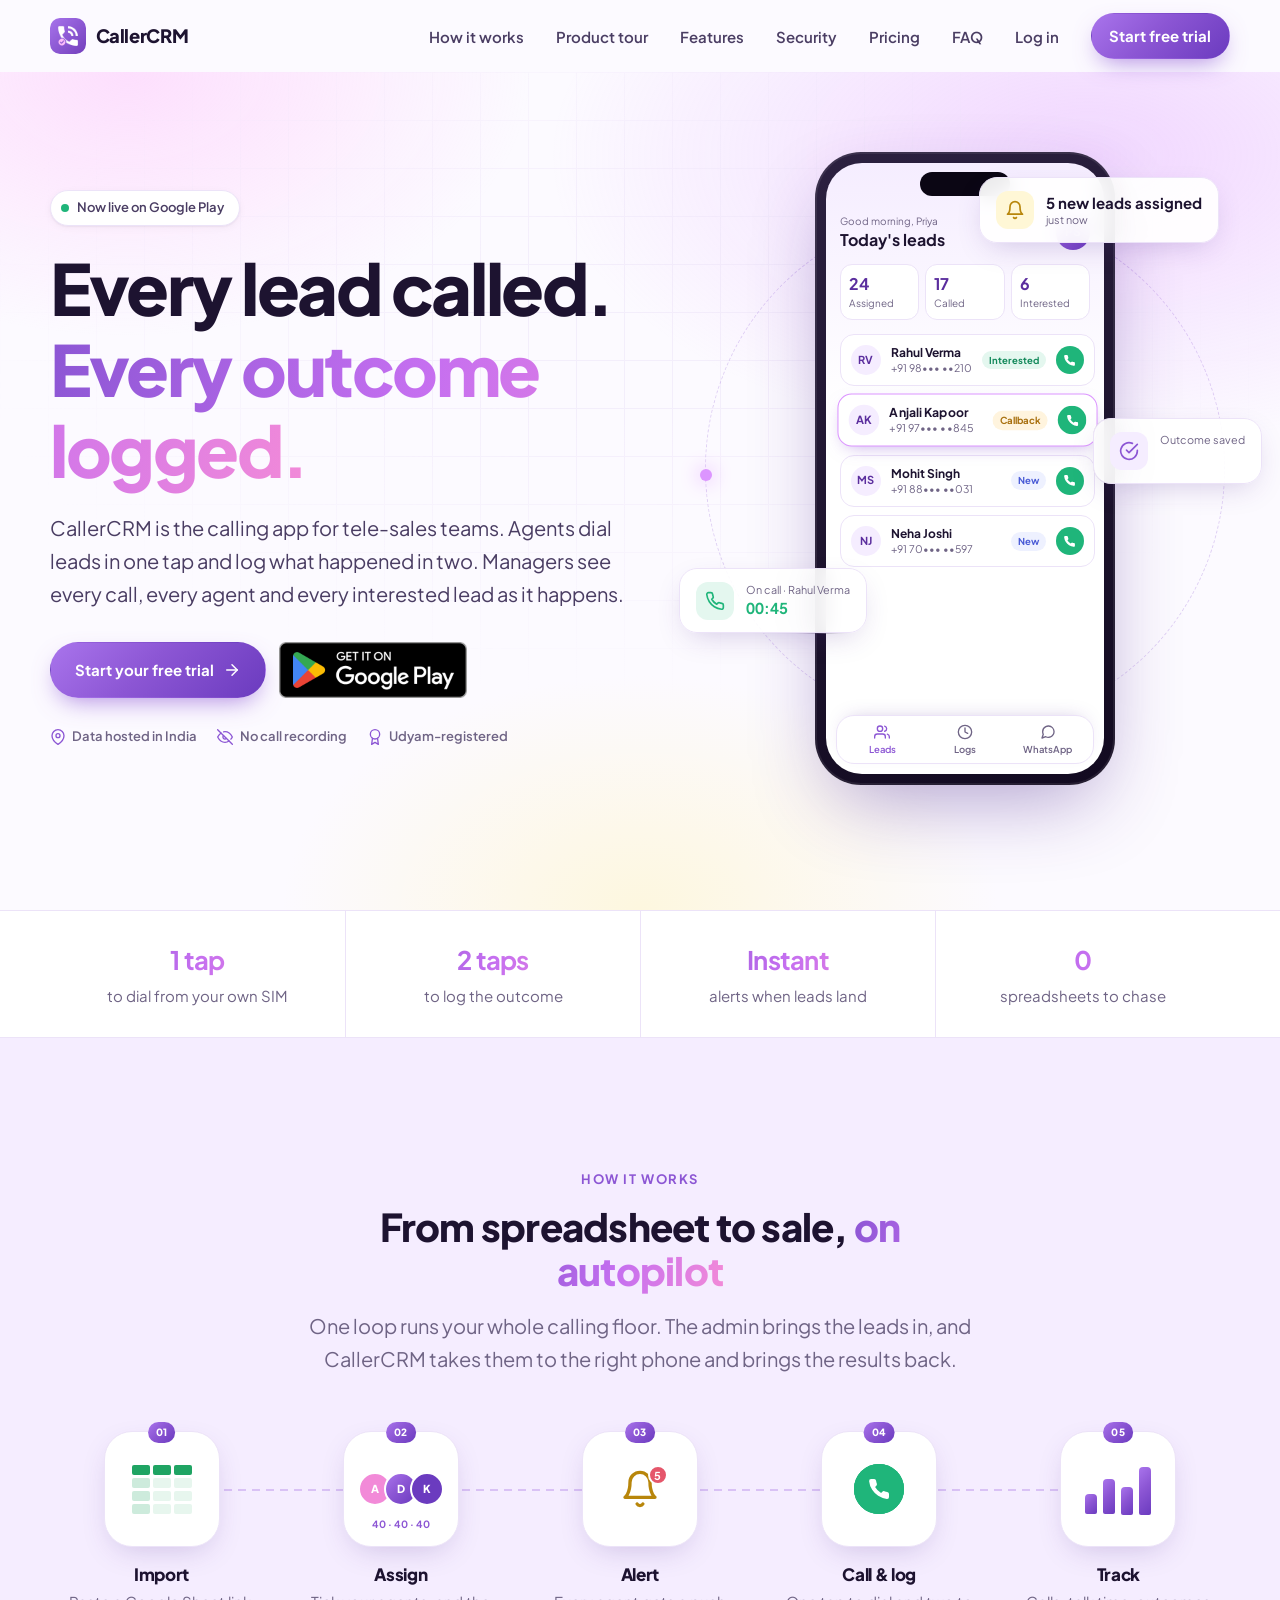
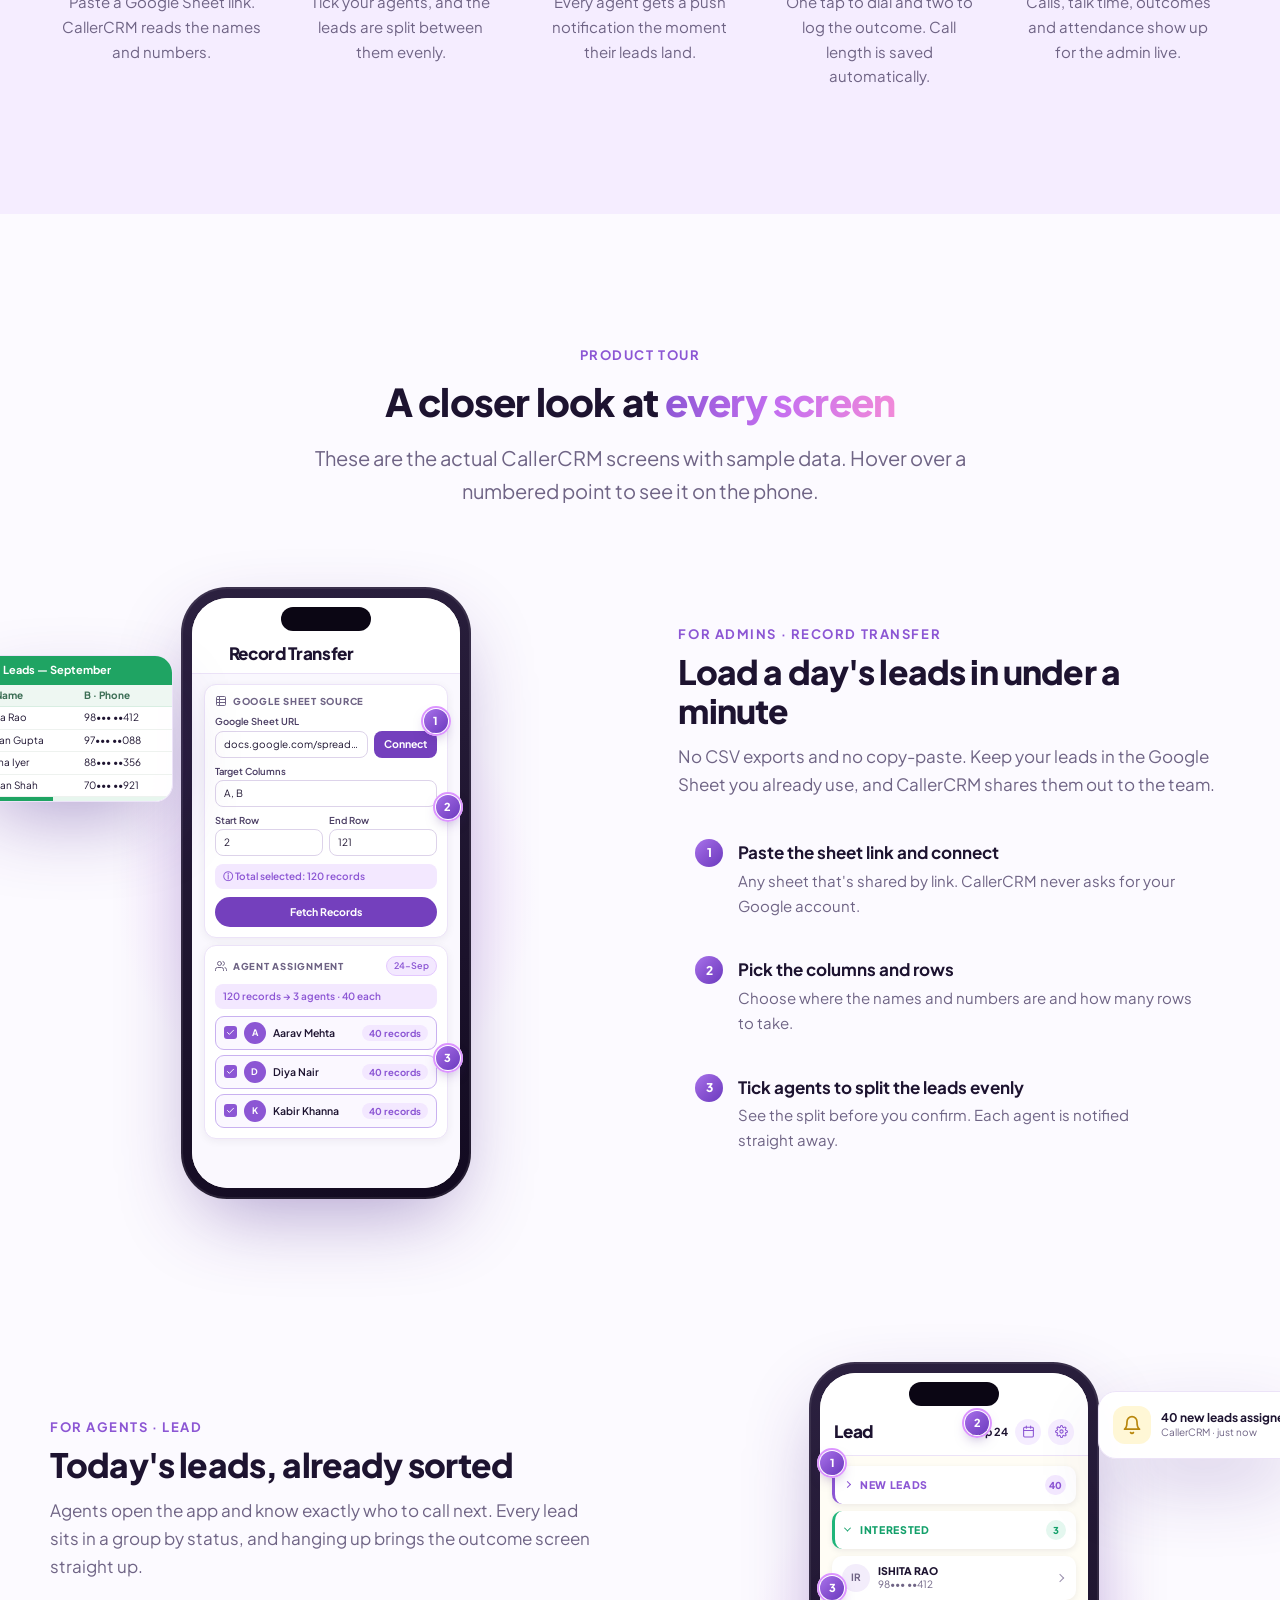
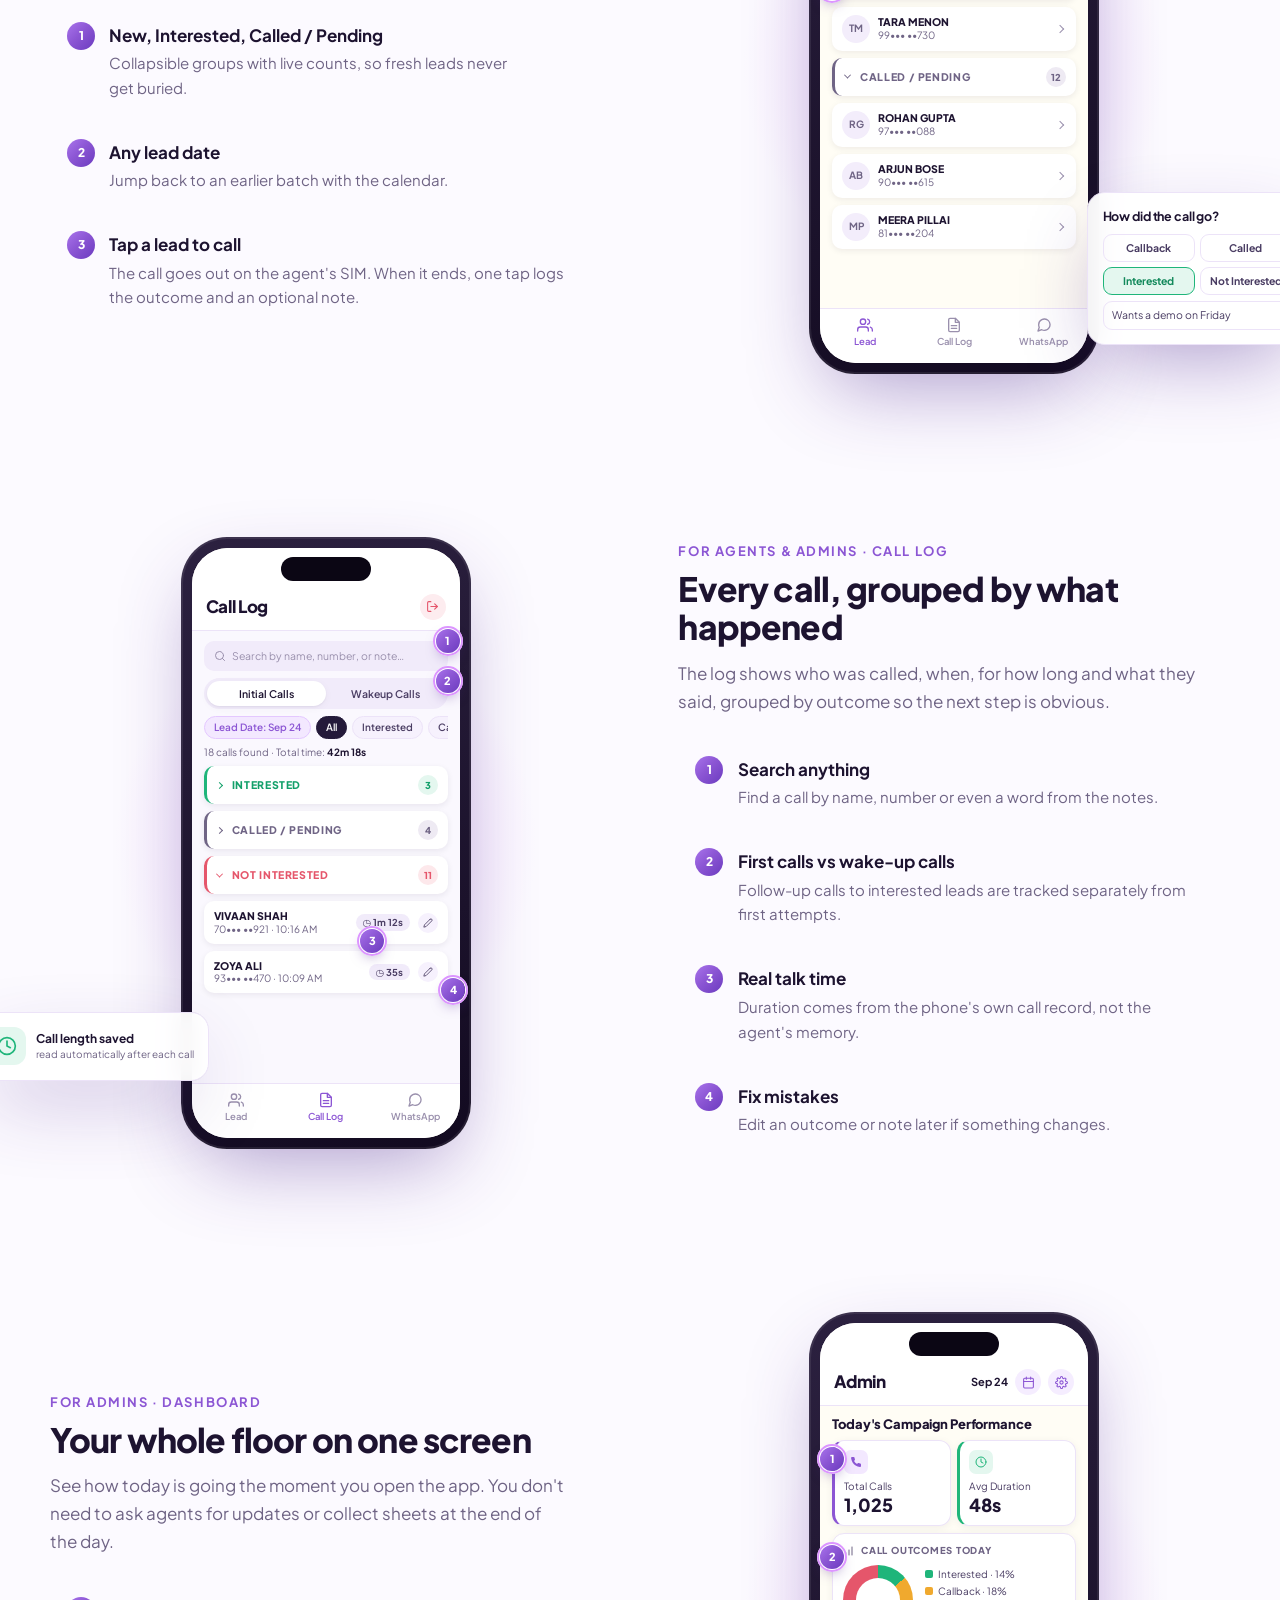
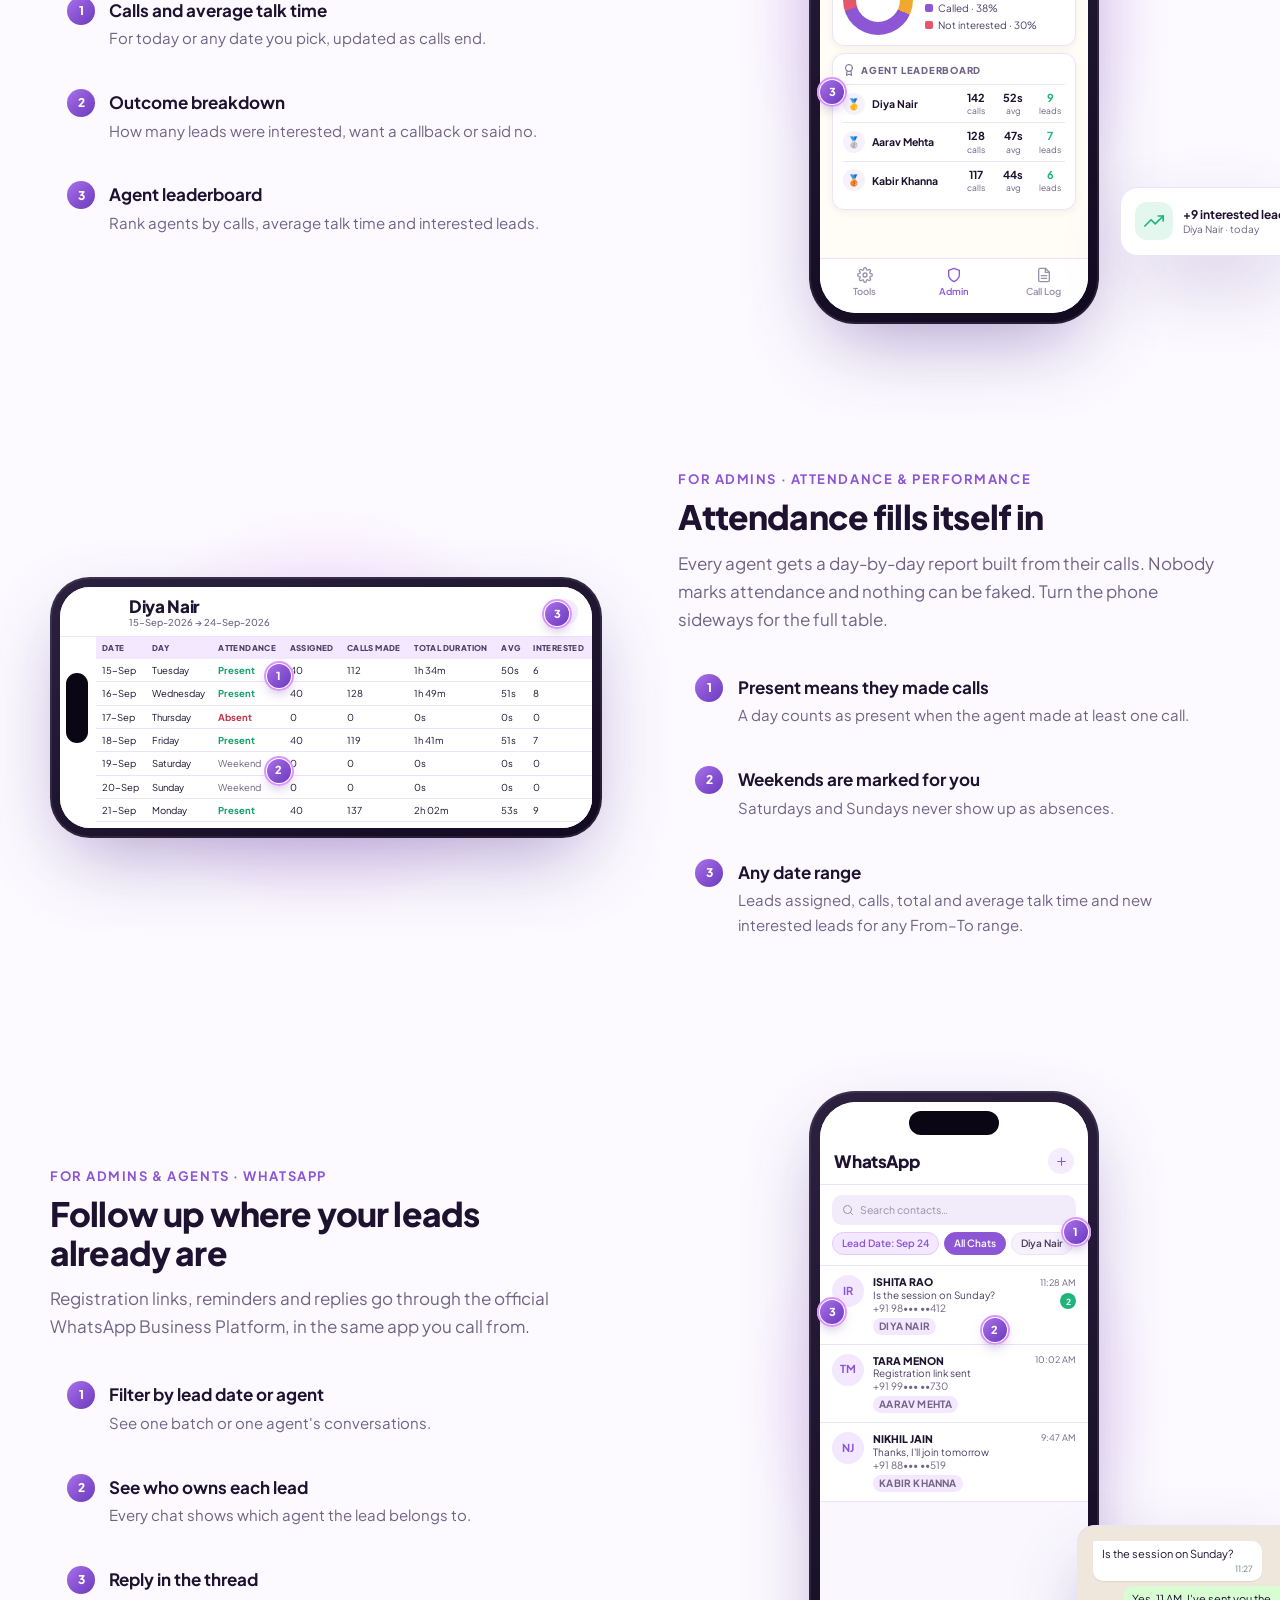
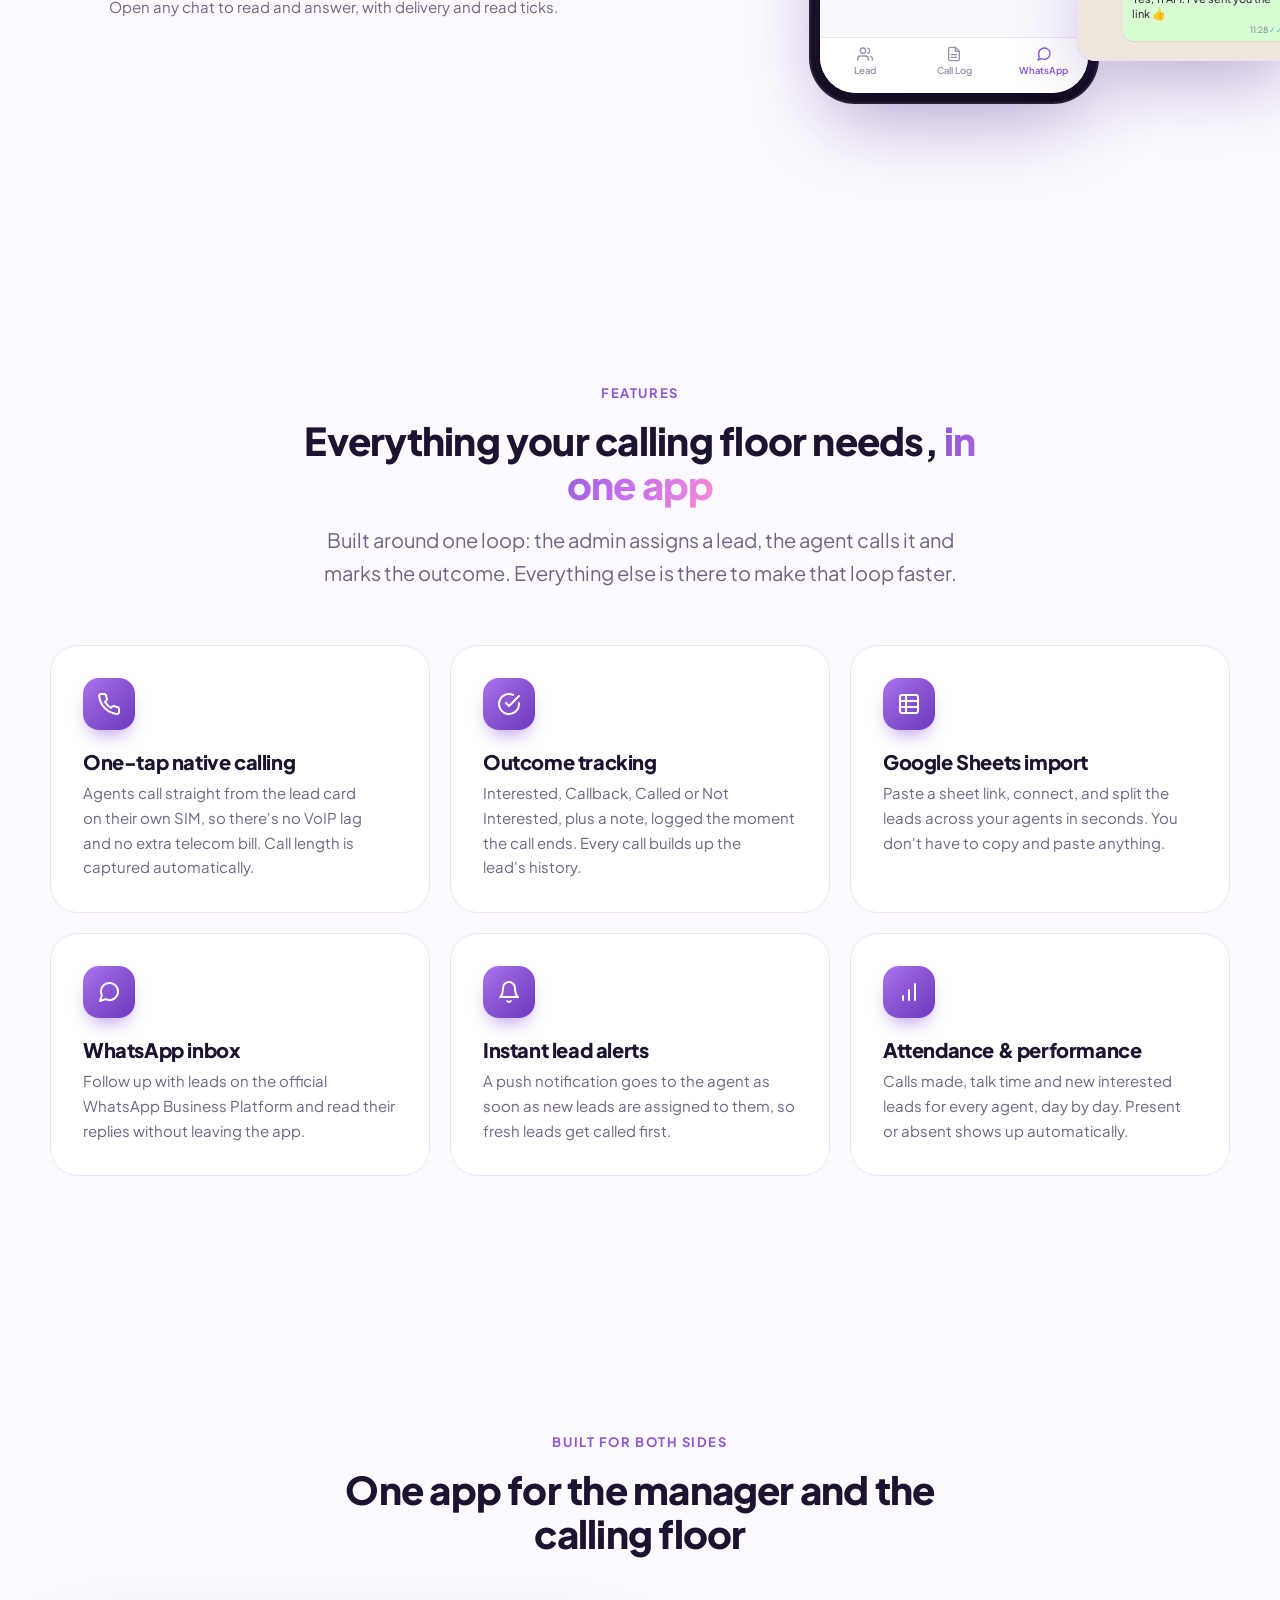
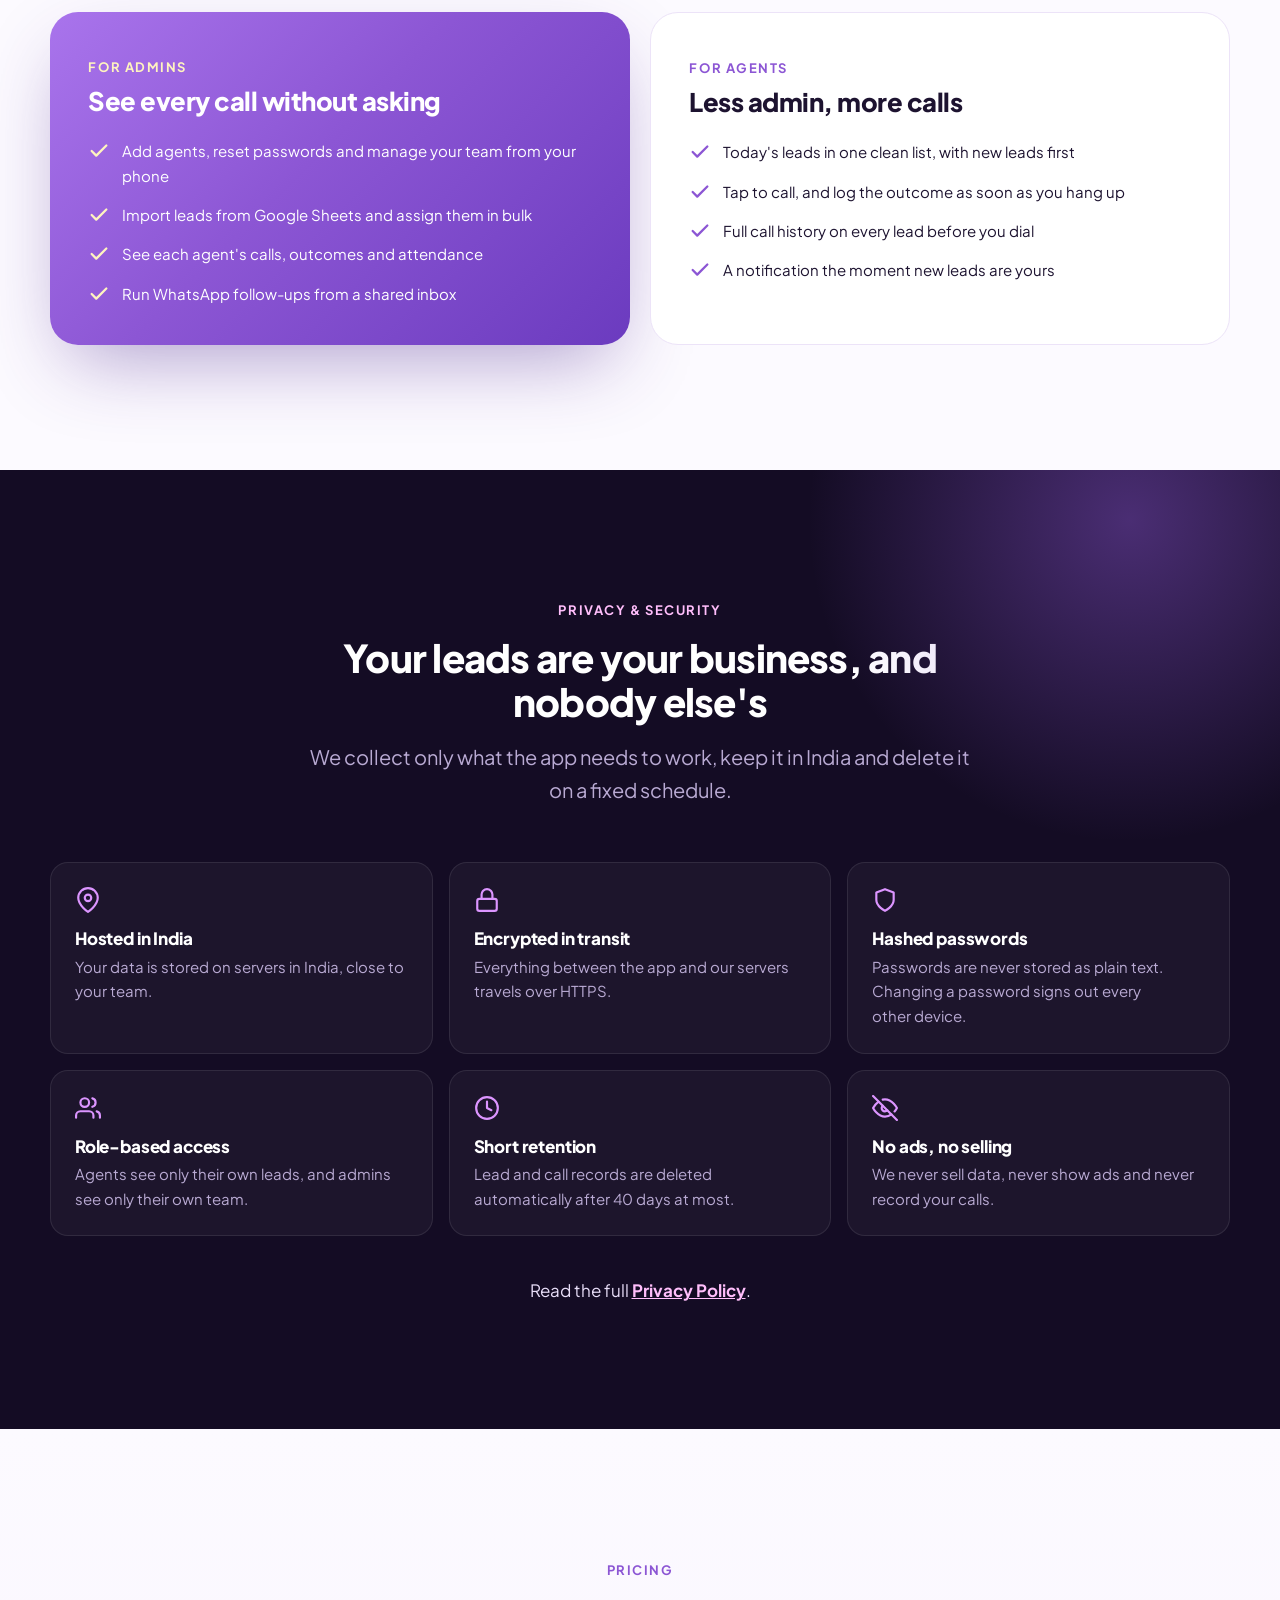
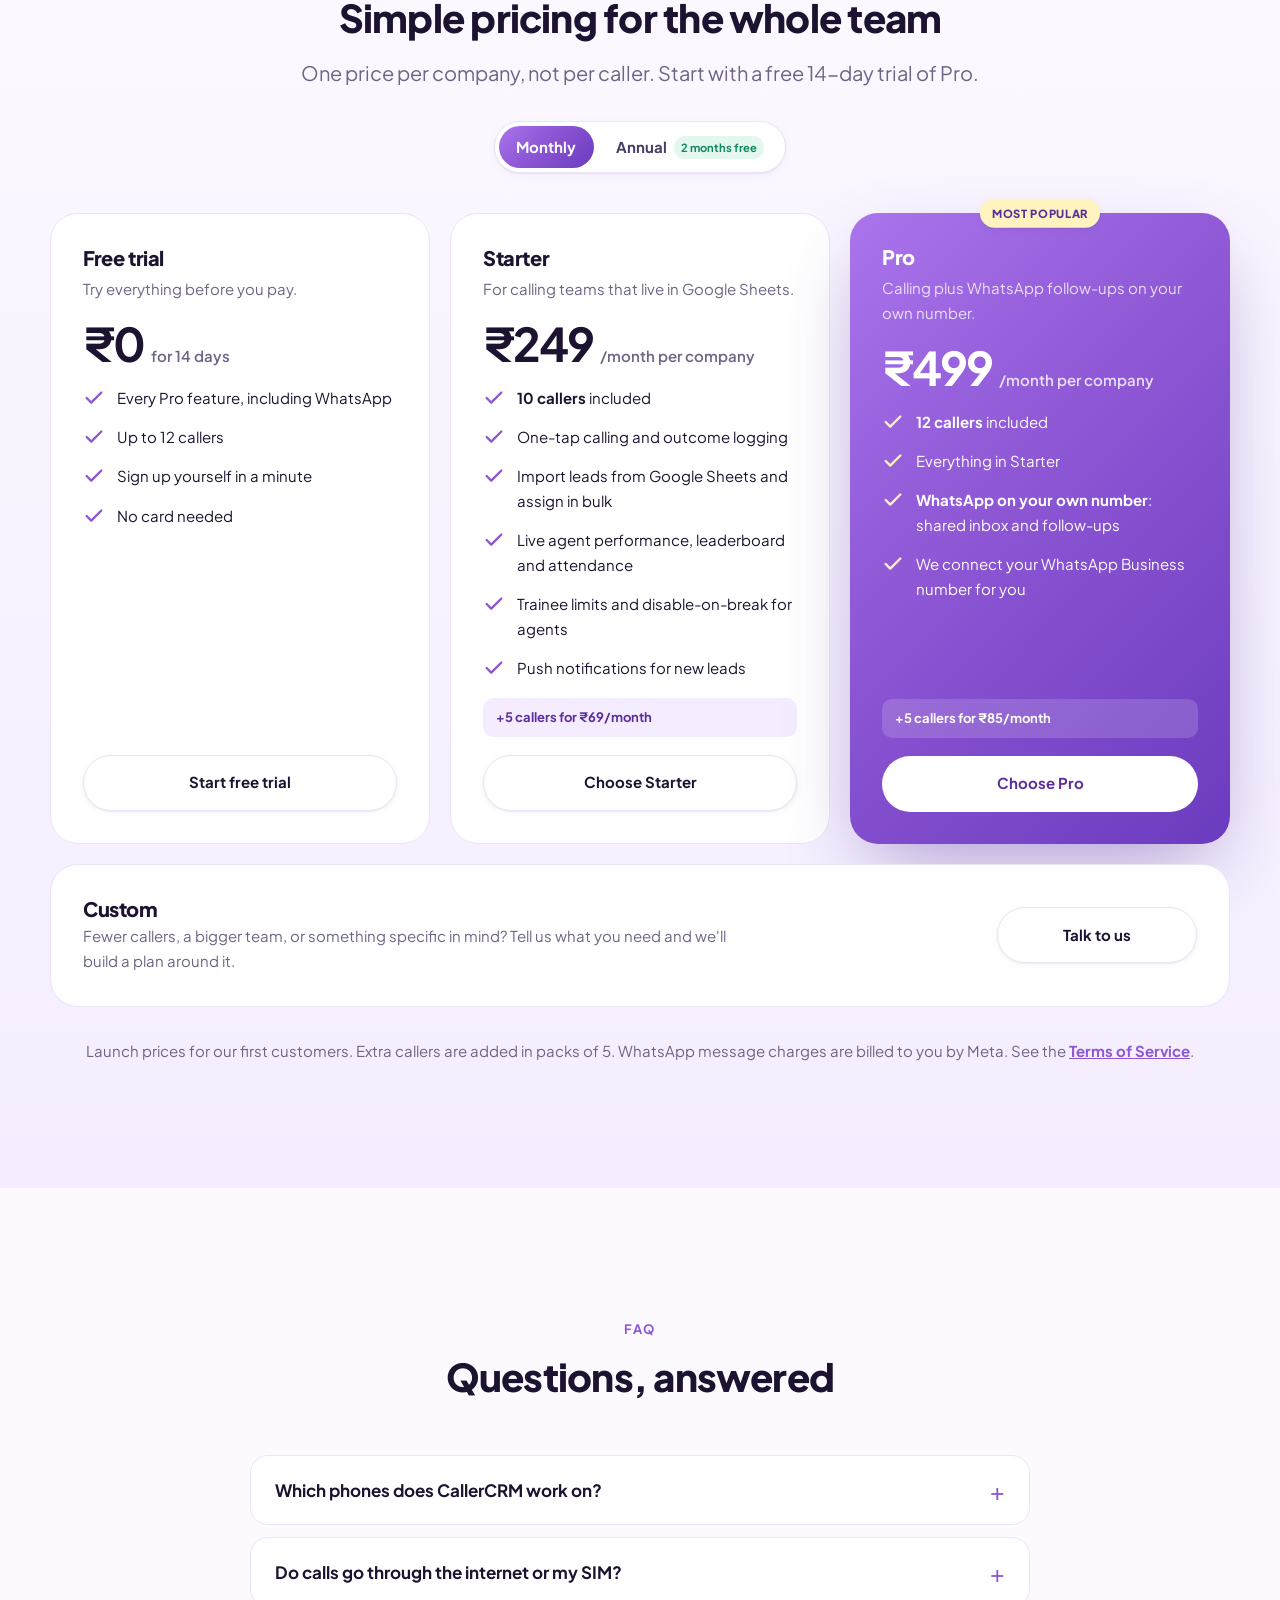
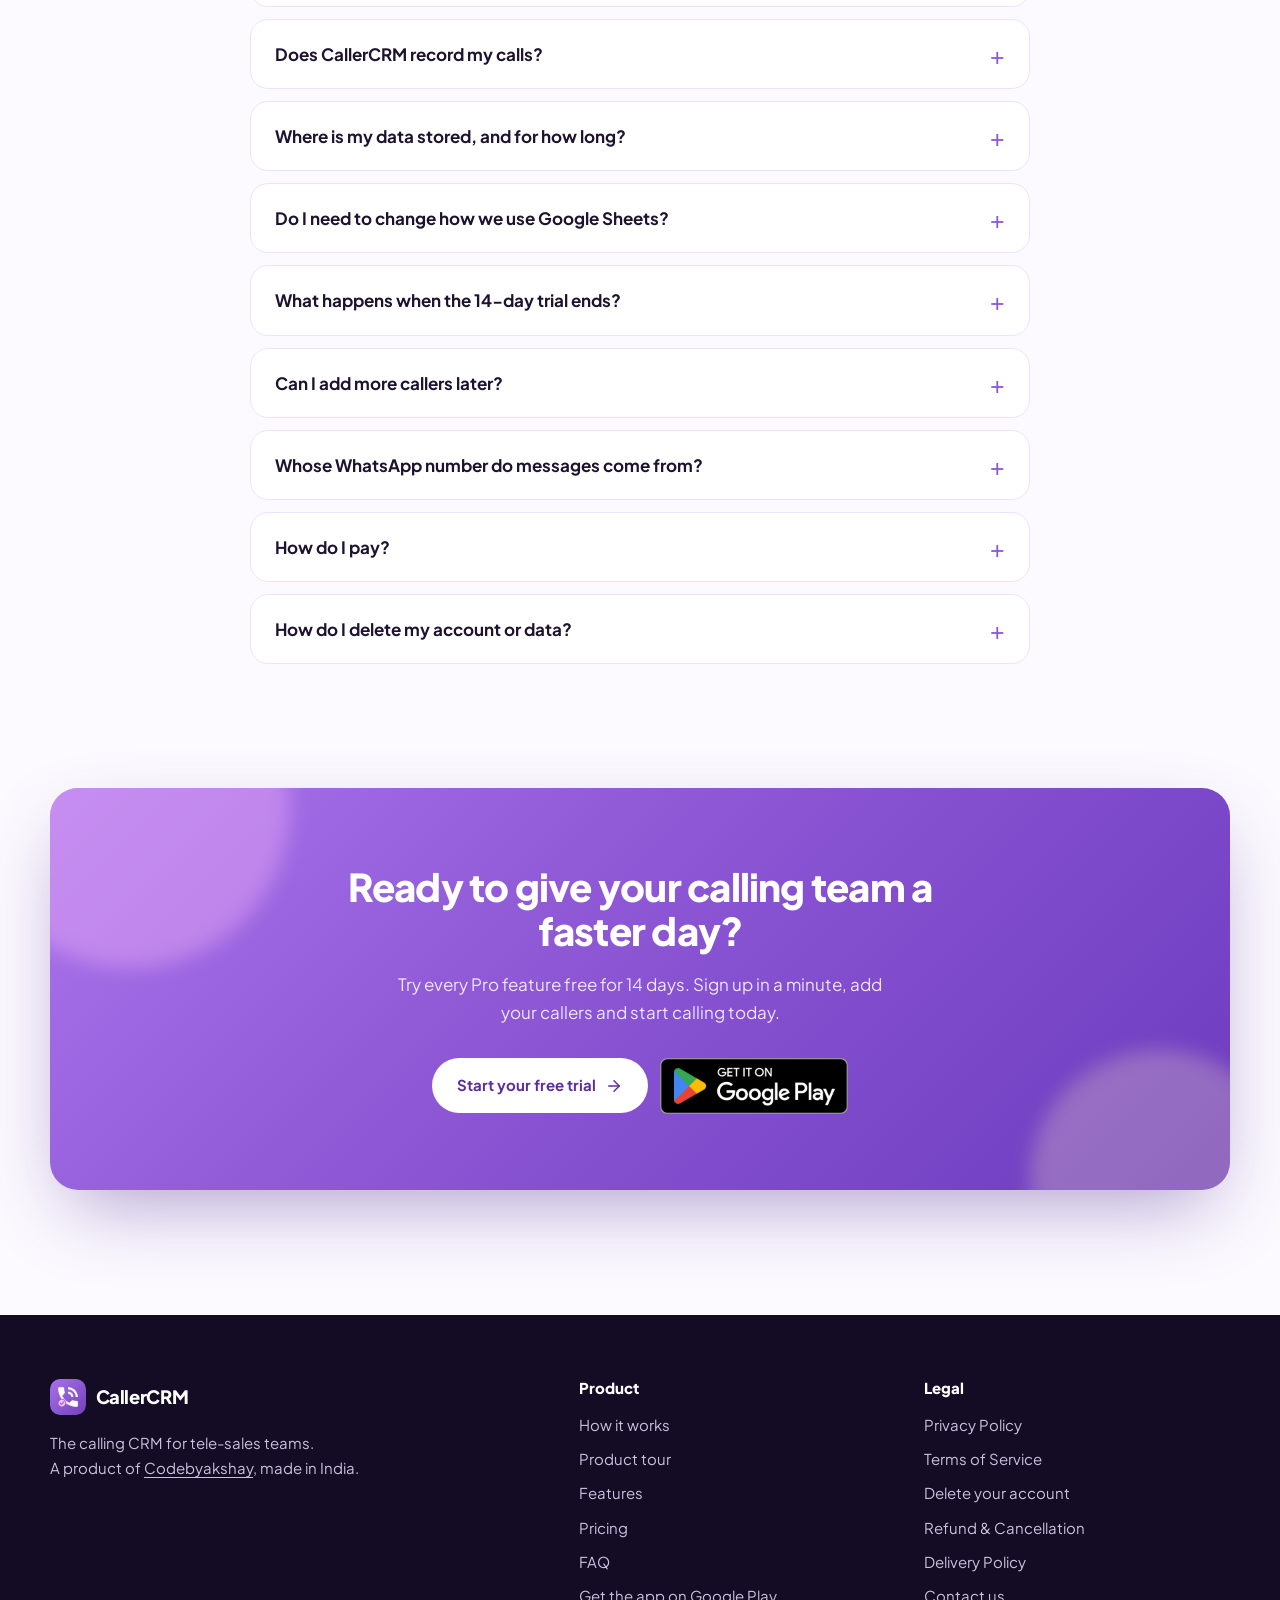
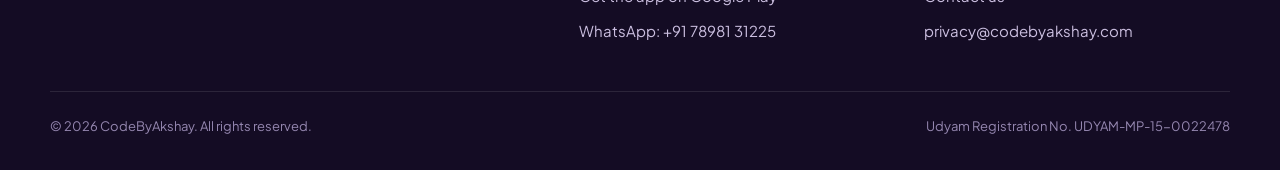
<file: index.html>
<!doctype html>
<html lang="en">
<head>
  <meta charset="utf-8">
  <meta name="viewport" content="width=device-width, initial-scale=1">
  <title>CallerCRM — The calling CRM for tele-sales teams</title>
  <meta name="description" content="CallerCRM helps tele-sales teams dial leads in one tap, log every outcome, follow up on WhatsApp and track agent performance in real time. Made in India by CodeByAkshay.">
  <link rel="canonical" href="https://callercrm.codebyakshay.com/">
  <meta name="theme-color" content="#8c56d4">

  <meta property="og:type" content="website">
  <meta property="og:site_name" content="CallerCRM">
  <meta property="og:title" content="CallerCRM — The calling CRM for tele-sales teams">
  <meta property="og:description" content="Dial leads in one tap, log every outcome, follow up on WhatsApp and see your whole team's performance live.">
  <meta property="og:url" content="https://callercrm.codebyakshay.com/">
  <meta property="og:image" content="https://callercrm.codebyakshay.com/assets/img/og-image.jpg">
  <meta property="og:image:width" content="1200">
  <meta property="og:image:height" content="630">
  <meta property="og:image:alt" content="CallerCRM: Every lead called. Every outcome logged.">
  <meta property="og:locale" content="en_IN">
  <meta name="twitter:card" content="summary_large_image">

  <link rel="icon" type="image/png" sizes="32x32" href="/assets/img/favicon-32.png">
  <link rel="apple-touch-icon" href="/assets/img/apple-touch-icon.png">

  <link rel="preconnect" href="https://fonts.googleapis.com">
  <link rel="preconnect" href="https://fonts.gstatic.com" crossorigin>
  <link rel="stylesheet" href="https://fonts.googleapis.com/css2?family=Plus+Jakarta+Sans:wght@400;500;600;700;800&display=swap">

  <link rel="stylesheet" href="/assets/css/tokens.css">
  <link rel="stylesheet" href="/assets/css/base.css">
  <link rel="stylesheet" href="/assets/css/components.css">
  <link rel="stylesheet" href="/assets/css/mockups.css">
  <link rel="stylesheet" href="/assets/css/home.css">

  <script>document.documentElement.classList.add("js");</script>
  <script src="/assets/js/main.js" defer></script>

  <script type="application/ld+json">
  {
    "@context": "https://schema.org",
    "@type": "SoftwareApplication",
    "name": "CallerCRM",
    "operatingSystem": "Android",
    "applicationCategory": "BusinessApplication",
    "installUrl": "https://play.google.com/store/apps/details?id=com.codebyakshay.callercrm",
    "description": "Calling CRM for tele-sales teams: one-tap dialing, outcome tracking, WhatsApp follow-ups and agent performance reports.",
    "publisher": { "@type": "Organization", "name": "CodeByAkshay", "email": "privacy@codebyakshay.com" }
  }
  </script>
</head>
<body>
  <a class="skip-link" href="#main">Skip to content</a>

  <!-- Header (same markup on every page — see README) -->
  <header class="site-header">
    <nav class="container nav" aria-label="Main">
      <a class="brand" href="/">
        <img src="/assets/img/icon-192.png" alt="" width="36" height="36">
        CallerCRM
      </a>
      <button class="nav-toggle" type="button" aria-expanded="false" aria-controls="nav-menu" aria-label="Open menu"><span></span></button>
      <div class="nav-menu" id="nav-menu">
        <ul class="nav-links">
          <li><a href="/#how">How it works</a></li>
          <li><a href="/#tour">Product tour</a></li>
          <li><a href="/#features">Features</a></li>
          <li><a href="/#security">Security</a></li>
          <li><a href="/#pricing">Pricing</a></li>
          <li><a href="/#faq">FAQ</a></li>
          <li><a href="/account/">Log in</a></li>
        </ul>
        <a class="btn btn-primary btn-sm" href="/account/?mode=signup">Start free trial</a>
      </div>
    </nav>
  </header>

  <main id="main">
    <!-- Hero -->
    <section class="hero">
      <div class="container hero-grid">
        <div>
          <span class="pill" data-rise><span class="dot"></span>Now live on Google Play</span>
          <h1 data-rise style="--delay:.08s">Every lead called.<br><span class="gradient-text">Every outcome logged.</span></h1>
          <p class="hero-lede" data-rise style="--delay:.16s">CallerCRM is the calling app for tele-sales teams. Agents dial leads in one tap and log what happened in two. Managers see every call, every agent and every interested lead as it happens.</p>
          <div class="hero-actions" data-rise style="--delay:.24s">
            <a class="btn btn-primary" href="/account/?mode=signup">
              Start your free trial
              <svg aria-hidden="true"><use href="/assets/img/icons.svg#arrow-right"/></svg>
            </a>
            <a class="play-badge" href="https://play.google.com/store/apps/details?id=com.codebyakshay.callercrm" target="_blank" rel="noopener">
              <img src="/assets/img/google-play-badge.png" alt="Get it on Google Play" width="564" height="168">
            </a>
          </div>
          <ul class="hero-trust" data-rise style="--delay:.32s">
            <li><svg aria-hidden="true"><use href="/assets/img/icons.svg#pin"/></svg>Data hosted in India</li>
            <li><svg aria-hidden="true"><use href="/assets/img/icons.svg#eye-off"/></svg>No call recording</li>
            <li><svg aria-hidden="true"><use href="/assets/img/icons.svg#award"/></svg>Udyam-registered</li>
          </ul>
        </div>

        <!-- Illustrative app mockup (names and numbers are made up) -->
        <div class="hero-visual" aria-hidden="true">
          <div class="orbit"></div>
          <div class="phone">
            <div class="phone-screen">
              <div class="app-bar">
                <div><small>Good morning, Priya</small><strong>Today's leads</strong></div>
                <div class="avatar">PS</div>
              </div>
              <div class="mini-stats">
                <div><b>24</b><span>Assigned</span></div>
                <div><b>17</b><span>Called</span></div>
                <div><b>6</b><span>Interested</span></div>
              </div>
              <ul class="lead-list">
                <li class="lead is-active"><div class="avatar">RV</div><div class="lead-info"><b>Rahul Verma</b><span>+91 98••• ••210</span></div><span class="chip chip-int">Interested</span><span class="call-btn"><svg><use href="/assets/img/icons.svg#phone-fill"/></svg></span></li>
                <li class="lead"><div class="avatar">AK</div><div class="lead-info"><b>Anjali Kapoor</b><span>+91 97••• ••845</span></div><span class="chip chip-cb">Callback</span><span class="call-btn"><svg><use href="/assets/img/icons.svg#phone-fill"/></svg></span></li>
                <li class="lead"><div class="avatar">MS</div><div class="lead-info"><b>Mohit Singh</b><span>+91 88••• ••031</span></div><span class="chip chip-new">New</span><span class="call-btn"><svg><use href="/assets/img/icons.svg#phone-fill"/></svg></span></li>
                <li class="lead"><div class="avatar">NJ</div><div class="lead-info"><b>Neha Joshi</b><span>+91 70••• ••597</span></div><span class="chip chip-new">New</span><span class="call-btn"><svg><use href="/assets/img/icons.svg#phone-fill"/></svg></span></li>
              </ul>
              <div class="tab-bar">
                <span class="on"><svg><use href="/assets/img/icons.svg#users"/></svg>Leads</span>
                <span><svg><use href="/assets/img/icons.svg#clock"/></svg>Logs</span>
                <span><svg><use href="/assets/img/icons.svg#chat"/></svg>WhatsApp</span>
              </div>
            </div>
          </div>

          <div class="float-card card-notif">
            <span class="float-icon"><svg><use href="/assets/img/icons.svg#bell"/></svg></span>
            <div><b>5 new leads assigned</b><small>just now</small></div>
          </div>
          <div class="float-card card-call">
            <span class="float-icon"><svg><use href="/assets/img/icons.svg#phone"/></svg></span>
            <div><small>On call · Rahul Verma</small><b class="timer" data-timer>00:42</b><span class="wave"><i></i><i></i><i></i><i></i></span></div>
          </div>
          <div class="float-card card-outcome">
            <span class="float-icon"><svg><use href="/assets/img/icons.svg#check-circle"/></svg></span>
            <div><small>Outcome saved</small><b class="outcome-text" data-outcome>Interested</b></div>
          </div>
        </div>
      </div>
    </section>

    <!-- Value strip -->
    <section class="strip" aria-label="Highlights">
      <div class="container strip-grid">
        <div class="strip-item" data-reveal><b class="gradient-text">1 tap</b><span>to dial from your own SIM</span></div>
        <div class="strip-item" data-reveal style="--delay:.08s"><b class="gradient-text">2 taps</b><span>to log the outcome</span></div>
        <div class="strip-item" data-reveal style="--delay:.16s"><b class="gradient-text">Instant</b><span>alerts when leads land</span></div>
        <div class="strip-item" data-reveal style="--delay:.24s"><b class="gradient-text">0</b><span>spreadsheets to chase</span></div>
      </div>
    </section>

    <!-- How it works: flow diagram -->
    <section class="section how" id="how">
      <div class="container">
        <div class="section-head" data-reveal>
          <span class="eyebrow">How it works</span>
          <h2>From spreadsheet to sale, <span class="gradient-text">on autopilot</span></h2>
          <p>One loop runs your whole calling floor. The admin brings the leads in, and CallerCRM takes them to the right phone and brings the results back.</p>
        </div>
        <div class="flow" role="list" data-reveal>
          <span class="flow-dot" aria-hidden="true"></span><span class="flow-dot" aria-hidden="true"></span><span class="flow-dot" aria-hidden="true"></span>
          <div class="flow-node" role="listitem">
            <div class="flow-vis" aria-hidden="true"><span class="tag">01</span><div class="fv-sheet"><i></i><i></i><i></i><i></i><i></i><i></i><i></i><i></i><i></i><i></i><i></i><i></i></div></div>
            <div><h3>Import</h3><p>Paste a Google Sheet link. CallerCRM reads the names and numbers.</p></div>
          </div>
          <div class="flow-node" role="listitem">
            <div class="flow-vis" aria-hidden="true"><span class="tag">02</span><div class="fv-avatars"><span>A</span><span>D</span><span>K</span></div><span class="fv-split">40 · 40 · 40</span></div>
            <div><h3>Assign</h3><p>Tick your agents, and the leads are split between them evenly.</p></div>
          </div>
          <div class="flow-node" role="listitem">
            <div class="flow-vis" aria-hidden="true"><span class="tag">03</span><div class="fv-bell"><svg><use href="/assets/img/icons.svg#bell"/></svg><b>5</b></div></div>
            <div><h3>Alert</h3><p>Every agent gets a push notification the moment their leads land.</p></div>
          </div>
          <div class="flow-node" role="listitem">
            <div class="flow-vis" aria-hidden="true"><span class="tag">04</span><div class="fv-call"><svg><use href="/assets/img/icons.svg#phone-fill"/></svg></div></div>
            <div><h3>Call &amp; log</h3><p>One tap to dial and two to log the outcome. Call length is saved automatically.</p></div>
          </div>
          <div class="flow-node" role="listitem">
            <div class="flow-vis" aria-hidden="true"><span class="tag">05</span><div class="fv-bars"><i style="--h:40%"></i><i style="--h:70%"></i><i style="--h:55%"></i><i style="--h:95%"></i></div></div>
            <div><h3>Track</h3><p>Calls, talk time, outcomes and attendance show up for the admin live.</p></div>
          </div>
        </div>
      </div>
    </section>

    <!-- Product tour: annotated mockups of the real screens (made-up data) -->
    <section class="section" id="tour">
      <div class="container">
        <div class="section-head" data-reveal>
          <span class="eyebrow">Product tour</span>
          <h2>A closer look at <span class="gradient-text">every screen</span></h2>
          <p>These are the actual CallerCRM screens with sample data. Hover over a numbered point to see it on the phone.</p>
        </div>

        <div class="tour-list">
          <!-- 1. Import from Google Sheets (Record Transfer) -->
          <article class="spot" data-spot>
            <div class="spot-visual" data-reveal aria-hidden="true">
              <div class="spot-float sheet-card hide-sm">
                <header><svg><use href="/assets/img/icons.svg#sheet"/></svg>Leads — September</header>
                <table>
                  <tr><th>A · Name</th><th>B · Phone</th></tr>
                  <tr><td>Ishita Rao</td><td>98••• ••412</td></tr>
                  <tr><td>Rohan Gupta</td><td>97••• ••088</td></tr>
                  <tr><td>Sneha Iyer</td><td>88••• ••356</td></tr>
                  <tr><td>Vivaan Shah</td><td>70••• ••921</td></tr>
                </table>
                <div class="progress"><i></i></div>
              </div>
              <div class="phone">
                <div class="m">
                  <div class="m-top"><span class="m-back"><svg><use href="/assets/img/icons.svg#arrow-left"/></svg></span><h4>Record Transfer</h4></div>
                  <div class="m-body lilac">
                    <div class="m-card">
                      <div class="m-label"><svg><use href="/assets/img/icons.svg#sheet"/></svg>Google Sheet source</div>
                      <div class="m-flabel" style="margin-top:0">Google Sheet URL</div>
                      <div class="m-inline"><div class="m-field">docs.google.com/spreadsheets/d/1Xa…</div><span class="m-btn">Connect</span></div>
                      <div class="m-flabel">Target Columns</div>
                      <div class="m-field">A, B</div>
                      <div class="m-grid2">
                        <div><div class="m-flabel">Start Row</div><div class="m-field">2</div></div>
                        <div><div class="m-flabel">End Row</div><div class="m-field">121</div></div>
                      </div>
                      <div class="m-info">ⓘ Total selected: 120 records</div>
                      <span class="m-btn wide">Fetch Records</span>
                    </div>
                    <div class="m-card">
                      <div class="m-label"><svg><use href="/assets/img/icons.svg#users"/></svg>Agent assignment<span class="m-chip date">24-Sep</span></div>
                      <div class="m-info" style="margin-top:0">120 records → 3 agents · 40 each</div>
                      <div class="m-agents">
                        <div class="m-agent"><span class="m-check"><svg><use href="/assets/img/icons.svg#check"/></svg></span><span class="m-av">A</span>Aarav Mehta<span class="m-recs">40 records</span></div>
                        <div class="m-agent"><span class="m-check"><svg><use href="/assets/img/icons.svg#check"/></svg></span><span class="m-av">D</span>Diya Nair<span class="m-recs">40 records</span></div>
                        <div class="m-agent"><span class="m-check"><svg><use href="/assets/img/icons.svg#check"/></svg></span><span class="m-av">K</span>Kabir Khanna<span class="m-recs">40 records</span></div>
                      </div>
                    </div>
                  </div>
                </div>
                <span class="pin" data-pin="1" style="--x:88%;--y:22%">1</span>
                <span class="pin" data-pin="2" style="--x:92%;--y:36%">2</span>
                <span class="pin" data-pin="3" style="--x:92%;--y:77%">3</span>
              </div>
            </div>
            <div class="spot-copy" data-reveal>
              <span class="eyebrow">For admins · Record Transfer</span>
              <h3>Load a day's leads in under a minute</h3>
              <p>No CSV exports and no copy-paste. Keep your leads in the Google Sheet you already use, and CallerCRM shares them out to the team.</p>
              <ol class="notes">
                <li data-note="1"><span class="num">1</span><div><b>Paste the sheet link and connect</b><p>Any sheet that's shared by link. CallerCRM never asks for your Google account.</p></div></li>
                <li data-note="2"><span class="num">2</span><div><b>Pick the columns and rows</b><p>Choose where the names and numbers are and how many rows to take.</p></div></li>
                <li data-note="3"><span class="num">3</span><div><b>Tick agents to split the leads evenly</b><p>See the split before you confirm. Each agent is notified straight away.</p></div></li>
              </ol>
            </div>
          </article>

          <!-- 2. Agent lead list + outcome -->
          <article class="spot" data-spot>
            <div class="spot-visual" data-reveal aria-hidden="true">
              <div class="spot-float push-card hide-sm">
                <span class="float-icon"><svg><use href="/assets/img/icons.svg#bell"/></svg></span>
                <div><b>40 new leads assigned</b><small>CallerCRM · just now</small></div>
              </div>
              <div class="phone">
                <div class="m">
                  <div class="m-top"><h4>Lead</h4><span class="date">Sep 24</span><span class="m-ico"><svg><use href="/assets/img/icons.svg#calendar"/></svg></span><span class="m-ico"><svg><use href="/assets/img/icons.svg#settings"/></svg></span></div>
                  <div class="m-body">
                    <div class="m-group g-new">NEW LEADS<span class="n">40</span></div>
                    <div class="m-group g-int open">INTERESTED<span class="n">3</span></div>
                    <div class="m-row"><span class="m-av">IR</span><div class="m-name"><b>Ishita Rao</b><span>98••• ••412</span></div><span class="m-chev"></span></div>
                    <div class="m-row"><span class="m-av">TM</span><div class="m-name"><b>Tara Menon</b><span>99••• ••730</span></div><span class="m-chev"></span></div>
                    <div class="m-group open">CALLED / PENDING<span class="n">12</span></div>
                    <div class="m-row"><span class="m-av">RG</span><div class="m-name"><b>Rohan Gupta</b><span>97••• ••088</span></div><span class="m-chev"></span></div>
                    <div class="m-row"><span class="m-av">AB</span><div class="m-name"><b>Arjun Bose</b><span>90••• ••615</span></div><span class="m-chev"></span></div>
                    <div class="m-row"><span class="m-av">MP</span><div class="m-name"><b>Meera Pillai</b><span>81••• ••204</span></div><span class="m-chev"></span></div>
                  </div>
                  <div class="m-tabbar"><span class="on"><svg><use href="/assets/img/icons.svg#users"/></svg>Lead</span><span><svg><use href="/assets/img/icons.svg#file"/></svg>Call Log</span><span><svg><use href="/assets/img/icons.svg#chat"/></svg>WhatsApp</span></div>
                </div>
                <span class="pin" data-pin="1" style="--x:8%;--y:16.5%">1</span>
                <span class="pin" data-pin="2" style="--x:58%;--y:10%">2</span>
                <span class="pin" data-pin="3" style="--x:8%;--y:37%">3</span>
              </div>
              <div class="spot-float outcome-sheet">
                <h5>How did the call go?</h5>
                <div class="outcome-grid"><span>Callback</span><span>Called</span><span class="sel">Interested</span><span>Not Interested</span></div>
                <div class="outcome-note">Wants a demo on Friday</div>
              </div>
            </div>
            <div class="spot-copy" data-reveal>
              <span class="eyebrow">For agents · Lead</span>
              <h3>Today's leads, already sorted</h3>
              <p>Agents open the app and know exactly who to call next. Every lead sits in a group by status, and hanging up brings the outcome screen straight up.</p>
              <ol class="notes">
                <li data-note="1"><span class="num">1</span><div><b>New, Interested, Called / Pending</b><p>Collapsible groups with live counts, so fresh leads never get buried.</p></div></li>
                <li data-note="2"><span class="num">2</span><div><b>Any lead date</b><p>Jump back to an earlier batch with the calendar.</p></div></li>
                <li data-note="3"><span class="num">3</span><div><b>Tap a lead to call</b><p>The call goes out on the agent's SIM. When it ends, one tap logs the outcome and an optional note.</p></div></li>
              </ol>
            </div>
          </article>

          <!-- 3. Call log -->
          <article class="spot" data-spot>
            <div class="spot-visual" data-reveal aria-hidden="true">
              <div class="phone">
                <div class="m">
                  <div class="m-top"><h4>Call Log</h4><span class="m-ico red"><svg><use href="/assets/img/icons.svg#log-out"/></svg></span></div>
                  <div class="m-body lilac">
                    <div class="m-search"><svg><use href="/assets/img/icons.svg#search"/></svg>Search by name, number, or note…</div>
                    <div class="m-seg"><span class="on">Initial Calls</span><span>Wakeup Calls</span></div>
                    <div class="m-chips"><span class="m-chip date">Lead Date: Sep 24</span><span class="m-chip dark">All</span><span class="m-chip">Interested</span><span class="m-chip">Callback</span></div>
                    <div class="m-meta">18 calls found · Total time: <b>42m 18s</b></div>
                    <div class="m-group g-int">INTERESTED<span class="n">3</span></div>
                    <div class="m-group">CALLED / PENDING<span class="n">4</span></div>
                    <div class="m-group g-not open">NOT INTERESTED<span class="n">11</span></div>
                    <div class="m-row"><div class="m-name"><b>Vivaan Shah</b><span>70••• ••921 · 10:16 AM</span></div><span class="m-dur">◷ 1m 12s</span><span class="m-edit"><svg><use href="/assets/img/icons.svg#pencil"/></svg></span></div>
                    <div class="m-row"><div class="m-name"><b>Zoya Ali</b><span>93••• ••470 · 10:09 AM</span></div><span class="m-dur">◷ 35s</span><span class="m-edit"><svg><use href="/assets/img/icons.svg#pencil"/></svg></span></div>
                  </div>
                  <div class="m-tabbar"><span><svg><use href="/assets/img/icons.svg#users"/></svg>Lead</span><span class="on"><svg><use href="/assets/img/icons.svg#file"/></svg>Call Log</span><span><svg><use href="/assets/img/icons.svg#chat"/></svg>WhatsApp</span></div>
                </div>
                <span class="pin" data-pin="1" style="--x:92%;--y:17%">1</span>
                <span class="pin" data-pin="2" style="--x:92%;--y:23.5%">2</span>
                <span class="pin" data-pin="3" style="--x:66%;--y:66%">3</span>
                <span class="pin" data-pin="4" style="--x:94%;--y:74%">4</span>
              </div>
              <div class="spot-float trend-card hide-sm">
                <span class="float-icon"><svg><use href="/assets/img/icons.svg#clock"/></svg></span>
                <div><b>Call length saved</b><small>read automatically after each call</small></div>
              </div>
            </div>
            <div class="spot-copy" data-reveal>
              <span class="eyebrow">For agents &amp; admins · Call Log</span>
              <h3>Every call, grouped by what happened</h3>
              <p>The log shows who was called, when, for how long and what they said, grouped by outcome so the next step is obvious.</p>
              <ol class="notes">
                <li data-note="1"><span class="num">1</span><div><b>Search anything</b><p>Find a call by name, number or even a word from the notes.</p></div></li>
                <li data-note="2"><span class="num">2</span><div><b>First calls vs wake-up calls</b><p>Follow-up calls to interested leads are tracked separately from first attempts.</p></div></li>
                <li data-note="3"><span class="num">3</span><div><b>Real talk time</b><p>Duration comes from the phone's own call record, not the agent's memory.</p></div></li>
                <li data-note="4"><span class="num">4</span><div><b>Fix mistakes</b><p>Edit an outcome or note later if something changes.</p></div></li>
              </ol>
            </div>
          </article>

          <!-- 4. Admin dashboard -->
          <article class="spot" data-spot>
            <div class="spot-visual" data-reveal aria-hidden="true">
              <div class="phone">
                <div class="m">
                  <div class="m-top"><h4>Admin</h4><span class="date">Sep 24</span><span class="m-ico"><svg><use href="/assets/img/icons.svg#calendar"/></svg></span><span class="m-ico"><svg><use href="/assets/img/icons.svg#settings"/></svg></span></div>
                  <div class="m-body">
                    <div class="m-h">Today's Campaign Performance</div>
                    <div class="m-grid2">
                      <div class="m-stat"><span class="ic"><svg><use href="/assets/img/icons.svg#phone-fill"/></svg></span><small>Total Calls</small><b>1,025</b></div>
                      <div class="m-stat green"><span class="ic"><svg><use href="/assets/img/icons.svg#clock"/></svg></span><small>Avg Duration</small><b>48s</b></div>
                    </div>
                    <div class="m-card">
                      <div class="m-label"><svg><use href="/assets/img/icons.svg#chart"/></svg>Call outcomes today</div>
                      <div class="m-donut-wrap">
                        <div class="m-donut"></div>
                        <div class="m-legend">
                          <span><i style="background:var(--green)"></i>Interested · 14%</span>
                          <span><i style="background:var(--amber)"></i>Callback · 18%</span>
                          <span><i style="background:var(--purple)"></i>Called · 38%</span>
                          <span><i style="background:var(--red)"></i>Not interested · 30%</span>
                        </div>
                      </div>
                    </div>
                    <div class="m-card">
                      <div class="m-label"><svg><use href="/assets/img/icons.svg#award"/></svg>Agent leaderboard</div>
                      <div class="m-lb"><span class="medal">🥇</span><span class="nm">Diya Nair</span><span class="k"><b>142</b>calls</span><span class="k"><b>52s</b>avg</span><span class="k g"><b>9</b>leads</span></div>
                      <div class="m-lb"><span class="medal">🥈</span><span class="nm">Aarav Mehta</span><span class="k"><b>128</b>calls</span><span class="k"><b>47s</b>avg</span><span class="k g"><b>7</b>leads</span></div>
                      <div class="m-lb"><span class="medal">🥉</span><span class="nm">Kabir Khanna</span><span class="k"><b>117</b>calls</span><span class="k"><b>44s</b>avg</span><span class="k g"><b>6</b>leads</span></div>
                    </div>
                  </div>
                  <div class="m-tabbar"><span><svg><use href="/assets/img/icons.svg#settings"/></svg>Tools</span><span class="on"><svg><use href="/assets/img/icons.svg#shield"/></svg>Admin</span><span><svg><use href="/assets/img/icons.svg#file"/></svg>Call Log</span></div>
                </div>
                <span class="pin" data-pin="1" style="--x:8%;--y:24%">1</span>
                <span class="pin" data-pin="2" style="--x:8%;--y:40%">2</span>
                <span class="pin" data-pin="3" style="--x:8%;--y:62%">3</span>
              </div>
              <div class="spot-float push-card hide-sm" style="top:auto;bottom:14%">
                <span class="float-icon" style="background:#e4f7ef;color:var(--green)"><svg><use href="/assets/img/icons.svg#trending"/></svg></span>
                <div><b>+9 interested leads</b><small>Diya Nair · today</small></div>
              </div>
            </div>
            <div class="spot-copy" data-reveal>
              <span class="eyebrow">For admins · Dashboard</span>
              <h3>Your whole floor on one screen</h3>
              <p>See how today is going the moment you open the app. You don't need to ask agents for updates or collect sheets at the end of the day.</p>
              <ol class="notes">
                <li data-note="1"><span class="num">1</span><div><b>Calls and average talk time</b><p>For today or any date you pick, updated as calls end.</p></div></li>
                <li data-note="2"><span class="num">2</span><div><b>Outcome breakdown</b><p>How many leads were interested, want a callback or said no.</p></div></li>
                <li data-note="3"><span class="num">3</span><div><b>Agent leaderboard</b><p>Rank agents by calls, average talk time and interested leads.</p></div></li>
              </ol>
            </div>
          </article>

          <!-- 5. Attendance (landscape table) -->
          <article class="spot" data-spot>
            <div class="spot-visual wide" data-reveal aria-hidden="true">
              <div class="phone landscape">
                <div class="m">
                  <div class="m-top"><span class="m-back"><svg><use href="/assets/img/icons.svg#arrow-left"/></svg></span><h4>Diya Nair<small>15-Sep-2026 → 24-Sep-2026</small></h4><span class="m-ico"><svg><use href="/assets/img/icons.svg#calendar"/></svg></span></div>
                  <div class="m-body">
                    <table class="m-table">
                      <tr><th>Date</th><th>Day</th><th>Attendance</th><th>Assigned</th><th>Calls made</th><th>Total duration</th><th>Avg</th><th>Interested</th></tr>
                      <tr><td>15-Sep</td><td>Tuesday</td><td class="pr">Present</td><td>40</td><td>112</td><td>1h 34m</td><td>50s</td><td>6</td></tr>
                      <tr><td>16-Sep</td><td>Wednesday</td><td class="pr">Present</td><td>40</td><td>128</td><td>1h 49m</td><td>51s</td><td>8</td></tr>
                      <tr><td>17-Sep</td><td>Thursday</td><td class="ab">Absent</td><td>0</td><td>0</td><td>0s</td><td>0s</td><td>0</td></tr>
                      <tr><td>18-Sep</td><td>Friday</td><td class="pr">Present</td><td>40</td><td>119</td><td>1h 41m</td><td>51s</td><td>7</td></tr>
                      <tr><td>19-Sep</td><td>Saturday</td><td class="wk">Weekend</td><td>0</td><td>0</td><td>0s</td><td>0s</td><td>0</td></tr>
                      <tr><td>20-Sep</td><td>Sunday</td><td class="wk">Weekend</td><td>0</td><td>0</td><td>0s</td><td>0s</td><td>0</td></tr>
                      <tr><td>21-Sep</td><td>Monday</td><td class="pr">Present</td><td>40</td><td>137</td><td>2h 02m</td><td>53s</td><td>9</td></tr>
                    </table>
                  </div>
                </div>
                <span class="pin" data-pin="1" style="--x:41.5%;--y:38%">1</span>
                <span class="pin" data-pin="2" style="--x:41.5%;--y:74%">2</span>
                <span class="pin" data-pin="3" style="--x:92%;--y:14%">3</span>
              </div>
            </div>
            <div class="spot-copy" data-reveal>
              <span class="eyebrow">For admins · Attendance &amp; Performance</span>
              <h3>Attendance fills itself in</h3>
              <p>Every agent gets a day-by-day report built from their calls. Nobody marks attendance and nothing can be faked. Turn the phone sideways for the full table.</p>
              <ol class="notes">
                <li data-note="1"><span class="num">1</span><div><b>Present means they made calls</b><p>A day counts as present when the agent made at least one call.</p></div></li>
                <li data-note="2"><span class="num">2</span><div><b>Weekends are marked for you</b><p>Saturdays and Sundays never show up as absences.</p></div></li>
                <li data-note="3"><span class="num">3</span><div><b>Any date range</b><p>Leads assigned, calls, total and average talk time and new interested leads for any From–To range.</p></div></li>
              </ol>
            </div>
          </article>

          <!-- 6. WhatsApp inbox -->
          <article class="spot" data-spot>
            <div class="spot-visual" data-reveal aria-hidden="true">
              <div class="phone">
                <div class="m">
                  <div class="m-top"><h4>WhatsApp</h4><span class="m-ico"><svg><use href="/assets/img/icons.svg#plus"/></svg></span></div>
                  <div class="m-body flush">
                    <div style="padding:10px 12px;display:grid;gap:7px;background:#fff;border-bottom:1px solid var(--line)">
                      <div class="m-search"><svg><use href="/assets/img/icons.svg#search"/></svg>Search contacts…</div>
                      <div class="m-chips"><span class="m-chip date">Lead Date: Sep 24</span><span class="m-chip on">All Chats</span><span class="m-chip">Diya Nair</span><span class="m-chip">Aarav</span></div>
                    </div>
                    <div class="m-chat"><span class="m-av p lg">IR</span><div class="m-name"><b>Ishita Rao</b><div class="msg">Is the session on Sunday?</div><span>+91 98••• ••412</span><span class="m-tag">Diya Nair</span></div><div><time>11:28 AM</time><span class="m-unread">2</span></div></div>
                    <div class="m-chat"><span class="m-av p lg">TM</span><div class="m-name"><b>Tara Menon</b><div class="msg">Registration link sent</div><span>+91 99••• ••730</span><span class="m-tag">Aarav Mehta</span></div><time>10:02 AM</time></div>
                    <div class="m-chat"><span class="m-av p lg">NJ</span><div class="m-name"><b>Nikhil Jain</b><div class="msg">Thanks, I'll join tomorrow</div><span>+91 88••• ••519</span><span class="m-tag">Kabir Khanna</span></div><time>9:47 AM</time></div>
                  </div>
                  <div class="m-tabbar"><span><svg><use href="/assets/img/icons.svg#users"/></svg>Lead</span><span><svg><use href="/assets/img/icons.svg#file"/></svg>Call Log</span><span class="on"><svg><use href="/assets/img/icons.svg#chat"/></svg>WhatsApp</span></div>
                </div>
                <span class="pin" data-pin="1" style="--x:92%;--y:23%">1</span>
                <span class="pin" data-pin="2" style="--x:64%;--y:39%">2</span>
                <span class="pin" data-pin="3" style="--x:8%;--y:36%">3</span>
              </div>
              <div class="spot-float chat-card">
                <div class="bubble in">Is the session on Sunday?<time>11:27</time></div>
                <div class="bubble out">Yes, 11 AM. I've sent you the link 👍<time>11:28 <b>✓✓</b></time></div>
              </div>
            </div>
            <div class="spot-copy" data-reveal>
              <span class="eyebrow">For admins &amp; agents · WhatsApp</span>
              <h3>Follow up where your leads already are</h3>
              <p>Registration links, reminders and replies go through the official WhatsApp Business Platform, in the same app you call from.</p>
              <ol class="notes">
                <li data-note="1"><span class="num">1</span><div><b>Filter by lead date or agent</b><p>See one batch or one agent's conversations.</p></div></li>
                <li data-note="2"><span class="num">2</span><div><b>See who owns each lead</b><p>Every chat shows which agent the lead belongs to.</p></div></li>
                <li data-note="3"><span class="num">3</span><div><b>Reply in the thread</b><p>Open any chat to read and answer, with delivery and read ticks.</p></div></li>
              </ol>
            </div>
          </article>
        </div>
      </div>
    </section>

    <!-- Features -->
    <section class="section" id="features">
      <div class="container">
        <div class="section-head" data-reveal>
          <span class="eyebrow">Features</span>
          <h2>Everything your calling floor needs, <span class="gradient-text">in one app</span></h2>
          <p>Built around one loop: the admin assigns a lead, the agent calls it and marks the outcome. Everything else is there to make that loop faster.</p>
        </div>
        <div class="feature-grid">
          <article class="feature" data-reveal>
            <div class="feature-icon"><svg aria-hidden="true"><use href="/assets/img/icons.svg#phone"/></svg></div>
            <h3>One-tap native calling</h3>
            <p>Agents call straight from the lead card on their own SIM, so there's no VoIP lag and no extra telecom bill. Call length is captured automatically.</p>
          </article>
          <article class="feature" data-reveal style="--delay:.08s">
            <div class="feature-icon"><svg aria-hidden="true"><use href="/assets/img/icons.svg#check-circle"/></svg></div>
            <h3>Outcome tracking</h3>
            <p>Interested, Callback, Called or Not Interested, plus a note, logged the moment the call ends. Every call builds up the lead's history.</p>
          </article>
          <article class="feature" data-reveal style="--delay:.16s">
            <div class="feature-icon"><svg aria-hidden="true"><use href="/assets/img/icons.svg#sheet"/></svg></div>
            <h3>Google Sheets import</h3>
            <p>Paste a sheet link, connect, and split the leads across your agents in seconds. You don't have to copy and paste anything.</p>
          </article>
          <article class="feature" data-reveal>
            <div class="feature-icon"><svg aria-hidden="true"><use href="/assets/img/icons.svg#chat"/></svg></div>
            <h3>WhatsApp inbox</h3>
            <p>Follow up with leads on the official WhatsApp Business Platform and read their replies without leaving the app.</p>
          </article>
          <article class="feature" data-reveal style="--delay:.08s">
            <div class="feature-icon"><svg aria-hidden="true"><use href="/assets/img/icons.svg#bell"/></svg></div>
            <h3>Instant lead alerts</h3>
            <p>A push notification goes to the agent as soon as new leads are assigned to them, so fresh leads get called first.</p>
          </article>
          <article class="feature" data-reveal style="--delay:.16s">
            <div class="feature-icon"><svg aria-hidden="true"><use href="/assets/img/icons.svg#chart"/></svg></div>
            <h3>Attendance &amp; performance</h3>
            <p>Calls made, talk time and new interested leads for every agent, day by day. Present or absent shows up automatically.</p>
          </article>
        </div>
      </div>
    </section>

    <!-- Roles -->
    <section class="section">
      <div class="container">
        <div class="section-head" data-reveal>
          <span class="eyebrow">Built for both sides</span>
          <h2>One app for the manager and the calling floor</h2>
        </div>
        <div class="roles">
          <div class="role role-dark" data-reveal>
            <span class="eyebrow">For admins</span>
            <h3>See every call without asking</h3>
            <ul class="checklist">
              <li><svg aria-hidden="true"><use href="/assets/img/icons.svg#check"/></svg>Add agents, reset passwords and manage your team from your phone</li>
              <li><svg aria-hidden="true"><use href="/assets/img/icons.svg#check"/></svg>Import leads from Google Sheets and assign them in bulk</li>
              <li><svg aria-hidden="true"><use href="/assets/img/icons.svg#check"/></svg>See each agent's calls, outcomes and attendance</li>
              <li><svg aria-hidden="true"><use href="/assets/img/icons.svg#check"/></svg>Run WhatsApp follow-ups from a shared inbox</li>
            </ul>
          </div>
          <div class="role" data-reveal style="--delay:.1s">
            <span class="eyebrow">For agents</span>
            <h3>Less admin, more calls</h3>
            <ul class="checklist">
              <li><svg aria-hidden="true"><use href="/assets/img/icons.svg#check"/></svg>Today's leads in one clean list, with new leads first</li>
              <li><svg aria-hidden="true"><use href="/assets/img/icons.svg#check"/></svg>Tap to call, and log the outcome as soon as you hang up</li>
              <li><svg aria-hidden="true"><use href="/assets/img/icons.svg#check"/></svg>Full call history on every lead before you dial</li>
              <li><svg aria-hidden="true"><use href="/assets/img/icons.svg#check"/></svg>A notification the moment new leads are yours</li>
            </ul>
          </div>
        </div>
      </div>
    </section>

    <!-- Security -->
    <section class="section security" id="security">
      <div class="container">
        <div class="section-head" data-reveal>
          <span class="eyebrow">Privacy &amp; security</span>
          <h2>Your leads are your business, and nobody else's</h2>
          <p>We collect only what the app needs to work, keep it in India and delete it on a fixed schedule.</p>
        </div>
        <div class="sec-grid">
          <div class="sec-item" data-reveal><svg aria-hidden="true"><use href="/assets/img/icons.svg#pin"/></svg><h3>Hosted in India</h3><p>Your data is stored on servers in India, close to your team.</p></div>
          <div class="sec-item" data-reveal style="--delay:.08s"><svg aria-hidden="true"><use href="/assets/img/icons.svg#lock"/></svg><h3>Encrypted in transit</h3><p>Everything between the app and our servers travels over HTTPS.</p></div>
          <div class="sec-item" data-reveal style="--delay:.16s"><svg aria-hidden="true"><use href="/assets/img/icons.svg#shield"/></svg><h3>Hashed passwords</h3><p>Passwords are never stored as plain text. Changing a password signs out every other device.</p></div>
          <div class="sec-item" data-reveal><svg aria-hidden="true"><use href="/assets/img/icons.svg#users"/></svg><h3>Role-based access</h3><p>Agents see only their own leads, and admins see only their own team.</p></div>
          <div class="sec-item" data-reveal style="--delay:.08s"><svg aria-hidden="true"><use href="/assets/img/icons.svg#clock"/></svg><h3>Short retention</h3><p>Lead and call records are deleted automatically after 40 days at most.</p></div>
          <div class="sec-item" data-reveal style="--delay:.16s"><svg aria-hidden="true"><use href="/assets/img/icons.svg#eye-off"/></svg><h3>No ads, no selling</h3><p>We never sell data, never show ads and never record your calls.</p></div>
        </div>
        <p class="sec-foot" data-reveal>Read the full <a href="/privacy/">Privacy Policy</a>.</p>
      </div>
    </section>

    <!-- Pricing -->
    <section class="section pricing" id="pricing">
      <div class="container">
        <div class="section-head" data-reveal>
          <span class="eyebrow">Pricing</span>
          <h2>Simple pricing for the whole team</h2>
          <p>One price per company, not per caller. Start with a free 14-day trial of Pro.</p>
        </div>

        <div class="billing-toggle" data-reveal role="group" aria-label="Billing period">
          <button type="button" class="is-on" data-billing="monthly" aria-pressed="true">Monthly</button>
          <button type="button" data-billing="annual" aria-pressed="false">Annual <span class="save">2 months free</span></button>
        </div>

        <div class="price-grid">
          <article class="plan" data-reveal>
            <h3>Free trial</h3>
            <p class="plan-desc">Try everything before you pay.</p>
            <p class="price"><b>₹0</b><span>for 14 days</span></p>
            <ul class="checklist">
                <li><svg aria-hidden="true"><use href="/assets/img/icons.svg#check"/></svg><span>Every Pro feature, including WhatsApp</span></li>
                <li><svg aria-hidden="true"><use href="/assets/img/icons.svg#check"/></svg><span>Up to 12 callers</span></li>
                <li><svg aria-hidden="true"><use href="/assets/img/icons.svg#check"/></svg><span>Sign up yourself in a minute</span></li>
                <li><svg aria-hidden="true"><use href="/assets/img/icons.svg#check"/></svg><span>No card needed</span></li>
            </ul>
            <a class="btn btn-ghost" href="/account/?mode=signup">Start free trial</a>
          </article>

          <article class="plan" data-reveal style="--delay:.08s">
            <h3>Starter</h3>
            <p class="plan-desc">For calling teams that live in Google Sheets.</p>
            <p class="price" data-monthly><b>₹249</b><span>/month per company</span></p>
            <p class="price" data-annual hidden><b>₹2,490</b><span>/year per company</span></p>
            <ul class="checklist">
                <li><svg aria-hidden="true"><use href="/assets/img/icons.svg#check"/></svg><span><strong>10 callers</strong> included</span></li>
                <li><svg aria-hidden="true"><use href="/assets/img/icons.svg#check"/></svg><span>One-tap calling and outcome logging</span></li>
                <li><svg aria-hidden="true"><use href="/assets/img/icons.svg#check"/></svg><span>Import leads from Google Sheets and assign in bulk</span></li>
                <li><svg aria-hidden="true"><use href="/assets/img/icons.svg#check"/></svg><span>Live agent performance, leaderboard and attendance</span></li>
                <li><svg aria-hidden="true"><use href="/assets/img/icons.svg#check"/></svg><span>Trainee limits and disable-on-break for agents</span></li>
                <li><svg aria-hidden="true"><use href="/assets/img/icons.svg#check"/></svg><span>Push notifications for new leads</span></li>
            </ul>
            <p class="addon"><span data-monthly>+5 callers for ₹69/month</span><span data-annual hidden>+5 callers for ₹690/year</span></p>
            <a class="btn btn-ghost" href="/account/?plan=starter">Choose Starter</a>
          </article>

          <article class="plan plan-pro" data-reveal style="--delay:.16s">
            <span class="plan-badge">Most popular</span>
            <h3>Pro</h3>
            <p class="plan-desc">Calling plus WhatsApp follow-ups on your own number.</p>
            <p class="price" data-monthly><b>₹499</b><span>/month per company</span></p>
            <p class="price" data-annual hidden><b>₹4,990</b><span>/year per company</span></p>
            <ul class="checklist">
                <li><svg aria-hidden="true"><use href="/assets/img/icons.svg#check"/></svg><span><strong>12 callers</strong> included</span></li>
                <li><svg aria-hidden="true"><use href="/assets/img/icons.svg#check"/></svg><span>Everything in Starter</span></li>
                <li><svg aria-hidden="true"><use href="/assets/img/icons.svg#check"/></svg><span><strong>WhatsApp on your own number</strong>: shared inbox and follow-ups</span></li>
                <li><svg aria-hidden="true"><use href="/assets/img/icons.svg#check"/></svg><span>We connect your WhatsApp Business number for you</span></li>
            </ul>
            <p class="addon"><span data-monthly>+5 callers for ₹85/month</span><span data-annual hidden>+5 callers for ₹850/year</span></p>
            <a class="btn btn-light" href="/account/?plan=pro">Choose Pro</a>
          </article>
        </div>

        <article class="plan plan-custom" data-reveal>
          <div>
            <h3>Custom</h3>
            <p class="plan-desc">Fewer callers, a bigger team, or something specific in mind? Tell us what you need and we'll build a plan around it.</p>
          </div>
          <a class="btn btn-ghost" href="https://wa.me/917898131225?text=Hi%2C%20I%27d%20like%20a%20custom%20CallerCRM%20plan.%0ACompany%3A%20%0ANumber%20of%20callers%3A%20%0AWhat%20I%20need%3A%20" target="_blank" rel="noopener">Talk to us</a>
        </article>

        <p class="price-foot" data-reveal>Launch prices for our first customers. Extra callers are added in packs of 5. WhatsApp message charges are billed to you by Meta. See the <a href="/terms/">Terms of Service</a>.</p>
      </div>
    </section>

    <!-- FAQ -->
    <section class="section" id="faq">
      <div class="container">
        <div class="section-head" data-reveal>
          <span class="eyebrow">FAQ</span>
          <h2>Questions, answered</h2>
        </div>
        <div class="faq-list" data-reveal>
          <details>
            <summary>Which phones does CallerCRM work on?</summary>
            <p>CallerCRM is available for Android phones on <a href="https://play.google.com/store/apps/details?id=com.codebyakshay.callercrm" target="_blank" rel="noopener">Google Play</a>. An iPhone version is on the way.</p>
          </details>
          <details>
            <summary>Do calls go through the internet or my SIM?</summary>
            <p>Your SIM. CallerCRM starts a normal phone call using your phone's dialer, so your usual carrier plan applies and call quality is the same as any other call.</p>
          </details>
          <details>
            <summary>Does CallerCRM record my calls?</summary>
            <p>No. CallerCRM never records audio and doesn't ask for microphone access. It reads your phone's call log only for calls with your assigned leads: the length of each call, and when a lead calls you back. Calls with anyone else are never stored or uploaded.</p>
          </details>
          <details>
            <summary>Where is my data stored, and for how long?</summary>
            <p>On secure servers in India. Lead, call and WhatsApp records are deleted automatically after at most 40 days. When an agent leaves, their account is removed within 24–48 hours. See the <a href="/privacy/">Privacy Policy</a> for details.</p>
          </details>
          <details>
            <summary>Do I need to change how we use Google Sheets?</summary>
            <p>No. Keep your leads in the sheet you already use. Share it by link, paste the link into CallerCRM and assign the leads. CallerCRM never asks for access to your Google account.</p>
          </details>
          <details>
            <summary>What happens when the 14-day trial ends?</summary>
            <p>Pick Starter or Pro and keep going. If you haven't picked a plan yet, your account turns read-only: everyone can still log in and see their data, but you can't assign new leads, start calls in the app or send WhatsApp messages until you choose a plan. Nothing is deleted early; data follows the normal 40-day retention.</p>
          </details>
          <details>
            <summary>Can I add more callers later?</summary>
            <p>Yes. Add callers in packs of 5 whenever you need them: ₹69 a month per pack on Starter, ₹85 on Pro. Your admin then adds the new callers from the app.</p>
          </details>
          <details>
            <summary>Whose WhatsApp number do messages come from?</summary>
            <p>Yours. On Pro, CallerCRM connects to your company's own WhatsApp Business number, and we set it up for you. Meta bills your company directly for WhatsApp messages, at Meta's own rates.</p>
          </details>
          <details>
            <summary>How do I pay?</summary>
            <p>We send you a payment link on WhatsApp for your monthly or annual plan. Annual plans cost 10 months and cover 12.</p>
          </details>
          <details>
            <summary>How do I delete my account or data?</summary>
            <p>Ask your admin, or follow the steps on our <a href="/delete-account/">account deletion page</a>.</p>
          </details>
        </div>
      </div>
    </section>

    <!-- CTA -->
    <section class="section" style="padding-top:0">
      <div class="container">
        <div class="cta-box" data-reveal>
          <h2>Ready to give your calling team a faster day?</h2>
          <p>Try every Pro feature free for 14 days. Sign up in a minute, add your callers and start calling today.</p>
          <div class="cta-actions">
            <a class="btn btn-light" href="/account/?mode=signup">
              Start your free trial
              <svg aria-hidden="true"><use href="/assets/img/icons.svg#arrow-right"/></svg>
            </a>
            <a class="play-badge" href="https://play.google.com/store/apps/details?id=com.codebyakshay.callercrm" target="_blank" rel="noopener">
              <img src="/assets/img/google-play-badge.png" alt="Get it on Google Play" width="564" height="168">
            </a>
          </div>
        </div>
      </div>
    </section>
  </main>

  <!-- Footer (same markup on every page — see README) -->
  <footer class="site-footer">
    <div class="container">
      <div class="footer-grid">
        <div>
          <a class="brand" href="/"><img src="/assets/img/icon-192.png" alt="" width="36" height="36">CallerCRM</a>
          <p>The calling CRM for tele-sales teams.<br>A product of <a href="https://codebyakshay.com">Codebyakshay</a>, made in India.</p>
        </div>
        <div>
          <h4>Product</h4>
          <ul>
            <li><a href="/#how">How it works</a></li>
            <li><a href="/#tour">Product tour</a></li>
            <li><a href="/#features">Features</a></li>
            <li><a href="/#pricing">Pricing</a></li>
            <li><a href="/#faq">FAQ</a></li>
            <li><a href="https://play.google.com/store/apps/details?id=com.codebyakshay.callercrm" target="_blank" rel="noopener">Get the app on Google Play</a></li>
            <li><a href="https://wa.me/917898131225?text=Hi%2C%20I%27d%20like%20to%20start%20a%20CallerCRM%20free%20trial.%0ACompany%3A%20%0ANumber%20of%20callers%3A%20" target="_blank" rel="noopener">WhatsApp: +91 78981 31225</a></li>
          </ul>
        </div>
        <div>
          <h4>Legal</h4>
          <ul>
            <li><a href="/privacy/">Privacy Policy</a></li>
            <li><a href="/terms/">Terms of Service</a></li>
            <li><a href="/delete-account/">Delete your account</a></li>
            <li><a href="/refunds/">Refund &amp; Cancellation</a></li>
            <li><a href="/delivery/">Delivery Policy</a></li>
            <li><a href="/contact/">Contact us</a></li>
            <li><a href="mailto:privacy@codebyakshay.com">privacy@codebyakshay.com</a></li>
          </ul>
        </div>
      </div>
      <div class="footer-bottom">
        <span>© <span data-year>2026</span> CodeByAkshay. All rights reserved.</span>
        <span>Udyam Registration No. UDYAM-MP-15-0022478</span>
      </div>
    </div>
  </footer>
</body>
</html>
</file>
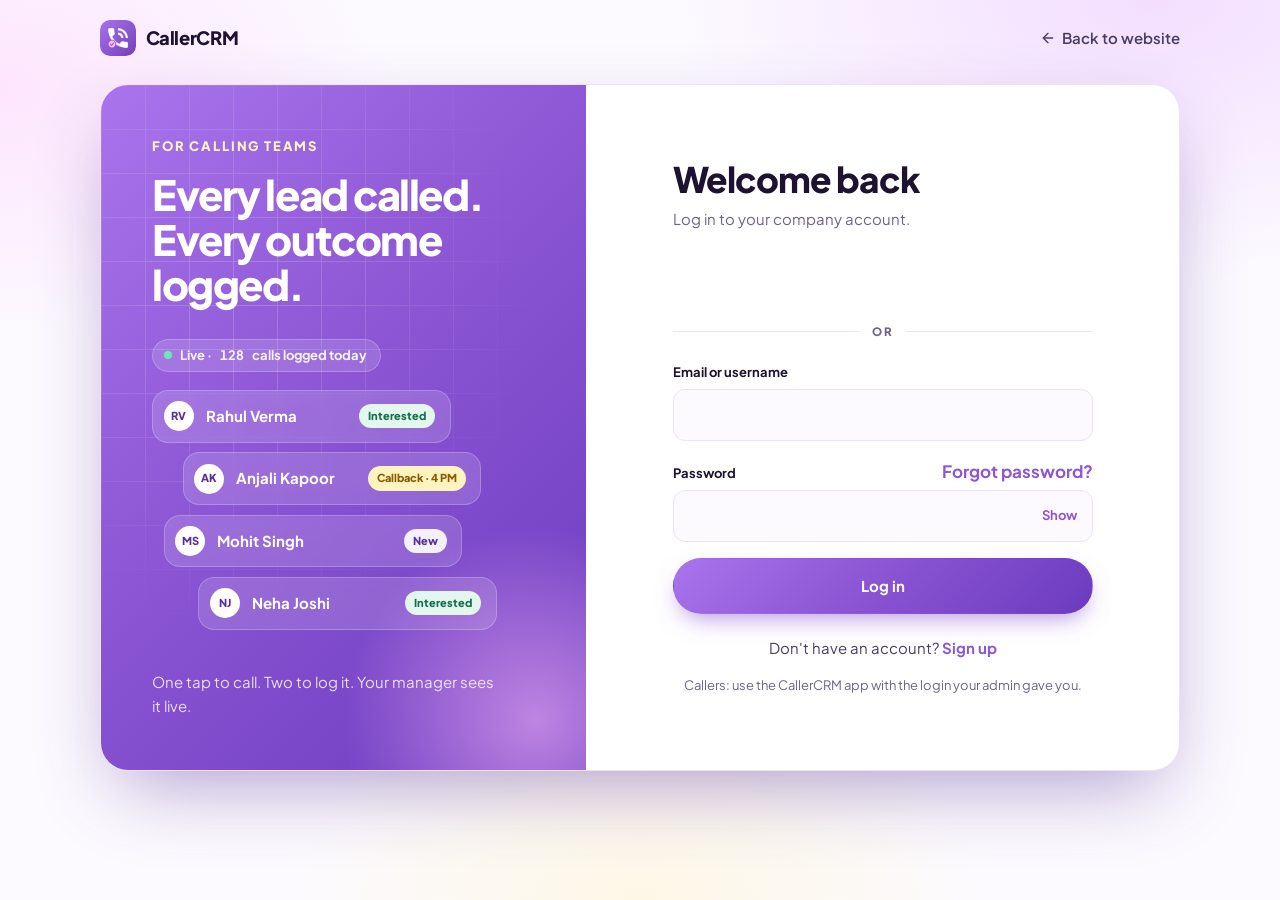
<file: account/index.html>
<!doctype html>
<html lang="en">
<head>
  <meta charset="utf-8">
  <meta name="viewport" content="width=device-width, initial-scale=1">
  <title>Your account — CallerCRM</title>
  <meta name="description" content="Log in or sign up to CallerCRM: start a free trial or a plan, and manage your company, billing and password.">
  <link rel="canonical" href="https://callercrm.codebyakshay.com/account/">
  <meta name="theme-color" content="#8c56d4">
  <link rel="icon" type="image/png" sizes="32x32" href="/assets/img/favicon-32.png">
  <link rel="apple-touch-icon" href="/assets/img/apple-touch-icon.png">

  <link rel="preconnect" href="https://fonts.googleapis.com">
  <link rel="preconnect" href="https://fonts.gstatic.com" crossorigin>
  <link rel="stylesheet" href="https://fonts.googleapis.com/css2?family=Plus+Jakarta+Sans:wght@400;500;600;700;800&display=swap">

  <link rel="stylesheet" href="/assets/css/tokens.css">
  <link rel="stylesheet" href="/assets/css/base.css">
  <link rel="stylesheet" href="/assets/css/components.css">
  <link rel="stylesheet" href="/assets/css/account.css?v=20260929f">

  <script src="/assets/js/account.js?v=20260929f" defer></script>
  <script src="https://accounts.google.com/gsi/client" async></script>
  <script src="https://sdk.cashfree.com/js/v3/cashfree.js" defer></script>
</head>
<body>
  <a class="skip-link" href="#main">Skip to content</a>

  <header class="acct-top">
    <a class="brand" href="/"><img src="/assets/img/icon-192.png" alt="" width="36" height="36">CallerCRM</a>
    <a class="acct-back" href="/"><svg aria-hidden="true"><use href="/assets/img/icons.svg#arrow-left"/></svg>Back to website</a>
  </header>

  <main id="main">
    <!-- ── Log in / sign up: one card, the step changes ───────────────── -->
    <section class="gate" id="gate">
      <aside class="gate-art" aria-hidden="true">
        <p class="gate-kicker">For calling teams</p>
        <h2 class="gate-title"><span>Every lead called.</span> <span>Every outcome logged.</span></h2>
        <p class="live"><i></i>Live · <b id="live-count">128</b> calls logged today</p>
        <ol class="ticker" id="ticker">
          <li><span class="av">RV</span><b>Rahul Verma</b><em class="t-int">Interested</em></li>
          <li><span class="av">AK</span><b>Anjali Kapoor</b><em class="t-cb">Callback · 4 PM</em></li>
          <li><span class="av">MS</span><b>Mohit Singh</b><em class="t-new">New</em></li>
          <li><span class="av">NJ</span><b>Neha Joshi</b><em class="t-int">Interested</em></li>
        </ol>
        <p class="gate-foot">One tap to call. Two to log it. Your manager sees it live.</p>
      </aside>

      <div class="gate-form">
        <!-- Log in -->
        <div class="step" data-step="login" hidden>
          <h1>Welcome back</h1>
          <p class="lead">Log in to your company account.</p>
          <div class="google-slot" data-google></div>
          <div class="or"><span>or</span></div>
          <form id="pw-login" novalidate>
            <div class="field">
              <label for="login-user">Email or username</label>
              <input id="login-user" name="username" required autocomplete="username" autocapitalize="none" spellcheck="false">
            </div>
            <div class="field">
              <div class="label-row"><label for="login-pass">Password</label><button type="button" class="link-btn" data-go="reset">Forgot password?</button></div>
              <div class="pw">
                <input id="login-pass" name="password" type="password" required autocomplete="current-password">
                <button type="button" aria-pressed="false" aria-label="Show password">Show</button>
              </div>
            </div>
            <button class="btn btn-primary" type="submit">Log in</button>
          </form>
          <p class="err" data-error role="alert"></p>
          <p class="switch">Don't have an account? <button type="button" class="link-btn" data-go="signup">Sign up</button></p>
          <p class="fine">Callers: use the CallerCRM app with the login your admin gave you.</p>
        </div>

        <!-- Sign up: Google first -->
        <div class="step" data-step="signup" hidden>
          <h1 id="signup-title">Start your free trial</h1>
          <p class="lead" id="signup-lead">14 days of every Pro feature, up to 12 callers. No card needed.</p>
          <div class="google-slot" data-google></div>
          <p class="err" data-error role="alert"></p>
          <p class="fine">We use your Google account to confirm your email and to let you reset your password. You'll set an app password next.</p>
          <p class="fine">No Google account? <a href="https://wa.me/917898131225?text=Hi%2C%20I%27d%20like%20to%20start%20using%20CallerCRM%20but%20I%20don%27t%20have%20a%20Google%20account." target="_blank" rel="noopener">Message us on WhatsApp</a> and we'll set you up.</p>
          <p class="switch">Already have an account? <button type="button" class="link-btn" data-go="login">Log in</button></p>
        </div>

        <!-- Sign up: company details -->
        <div class="step" data-step="details" hidden>
          <h1>About your company</h1>
          <p class="plan-choice" id="plan-choice"><b>Free trial</b> · 14 days of every Pro feature, up to 12 callers, from the day we approve your company. No card needed.</p>
          <p class="who">Signed in as <b data-who></b> · <button type="button" class="link-btn" data-go="signup">Use another account</button></p>
          <form id="signup-form" novalidate>
            <div class="fields">
              <div class="field wide suggest">
                <label for="companyName">Company name</label>
                <input id="companyName" name="companyName" required maxlength="100" autocomplete="off" role="combobox" aria-autocomplete="list" aria-expanded="false" aria-controls="company-list">
                <ul class="suggest-list" id="company-list" role="listbox" hidden></ul>
                <span class="hint" data-places-hint hidden>Pick your business if Google knows it: we'll fill in the address.</span>
              </div>
              <div class="field">
                <label for="name">Your name</label>
                <input id="name" name="name" required maxlength="80" autocomplete="name">
              </div>
              <div class="field">
                <label for="phone">Mobile number</label>
                <div class="phone-in">
                  <span class="cc" title="India">🇮🇳 +91</span>
                  <input id="phone" name="phone" type="tel" inputmode="numeric" required pattern="[+0-9 \-]{10,16}" placeholder="98765 43210" autocomplete="tel-national">
                </div>
                <span class="field-err" id="phone-error" role="alert"></span>
              </div>
              <div class="field wide suggest">
                <label for="address">Business address</label>
                <input id="address" name="address" required maxlength="255" placeholder="Office address, area, city" autocomplete="off" role="combobox" aria-autocomplete="list" aria-expanded="false" aria-controls="address-list">
                <input type="hidden" name="city">
                <ul class="suggest-list" id="address-list" role="listbox" hidden></ul>
              </div>
              <div class="field">
                <label for="teamSize">Callers in your team</label>
                <select id="teamSize" name="teamSize" required>
                  <option value="" selected disabled>Choose</option>
                  <option value="1-5">1–5</option>
                  <option value="6-12">6–12</option>
                  <option value="13-25">13–25</option>
                  <option value="26+">26 or more</option>
                </select>
              </div>
              <div class="field">
                <label for="gstNumber">GST number <span>(optional)</span></label>
                <input id="gstNumber" name="gstNumber" maxlength="15" autocapitalize="characters" placeholder="22AAAAA0000A1Z5">
              </div>
              <div class="field">
                <label for="username">Username <span>(optional)</span></label>
                <input id="username" name="username" maxlength="40" pattern="[A-Za-z0-9._\-]{3,40}" autocomplete="username" autocapitalize="none">
                <span class="hint">Or log in with your email.</span>
              </div>
              <div class="field">
                <label for="password">App password</label>
                <div class="pw">
                  <input id="password" name="password" type="password" required minlength="8" autocomplete="new-password">
                  <button type="button" aria-pressed="false" aria-label="Show password">Show</button>
                </div>
                <span class="hint">At least 8 characters.</span>
              </div>
            </div>
            <!-- Starter/Pro: what they're paying for, paid right after this form -->
            <div class="checkout" id="checkout" hidden>
              <div class="checkout-head">
                <div class="seg" role="group" aria-label="Plan">
                  <button type="button" data-cplan="STARTER">Starter</button>
                  <button type="button" data-cplan="PRO">Pro</button>
                </div>
                <div class="seg" role="group" aria-label="Billing period">
                  <button type="button" data-cint="MONTH">Monthly</button>
                  <button type="button" data-cint="YEAR">Yearly <span class="save">2 months free</span></button>
                </div>
              </div>
              <div class="packs">
                <span><b>Extra callers</b><small id="c-pack-price"></small></span>
                <div class="stepper">
                  <button type="button" id="c-minus" aria-label="Fewer extra callers">−</button>
                  <output id="c-extra" aria-live="polite">+0</output>
                  <button type="button" id="c-plus" aria-label="More extra callers">+</button>
                </div>
              </div>
              <div class="total"><span>Total <small id="c-callers"></small></span><b id="c-total"></b></div>
              <p class="fine" id="c-note"></p>
            </div>
            <label class="agree"><input type="checkbox" name="agree" required> <span>I agree to the <a href="/terms/" target="_blank">Terms of Service</a> and <a href="/privacy/" target="_blank">Privacy Policy</a>.</span></label>
            <button class="btn btn-primary" type="submit" id="signup-submit">Start my free trial</button>
          </form>
          <p class="err" data-error role="alert"></p>
        </div>

        <!-- Back from Cashfree (Starter/Pro sign-up) -->
        <div class="step" data-step="confirming" hidden>
          <h1 id="confirm-title">Confirming your payment…</h1>
          <p class="lead" id="confirm-lead">This takes a few seconds. Please keep this page open.</p>
          <p class="switch" id="confirm-retry" hidden><button type="button" class="link-btn" data-go="signup">Sign up again</button></p>
          <p class="err" data-error role="alert"></p>
        </div>

        <!-- Forgot password -->
        <div class="step" data-step="reset" hidden>
          <h1>Reset your password</h1>
          <p class="lead">For admins who signed up with Google. Continue with that Google account, then choose a new app password.</p>
          <div class="google-slot" data-google></div>
          <form id="reset-form" novalidate hidden>
            <p class="who">Signed in as <b data-who></b></p>
            <div class="field">
              <label for="reset-pass">New app password</label>
              <div class="pw">
                <input id="reset-pass" name="password" type="password" required minlength="8" autocomplete="new-password">
                <button type="button" aria-pressed="false" aria-label="Show password">Show</button>
              </div>
              <span class="hint">At least 8 characters. You'll be logged out of the app on every phone.</span>
            </div>
            <button class="btn btn-primary" type="submit">Save new password</button>
          </form>
          <p class="ok" data-ok role="status"></p>
          <p class="err" data-error role="alert"></p>
          <p class="fine">Callers: ask your company's admin to reset your password in the app.</p>
          <p class="switch"><button type="button" class="link-btn" data-go="login">Back to log in</button></p>
        </div>
      </div>
    </section>

    <!-- ── Company dashboard ─────────────────────────────────────────── -->
    <section class="dash" id="dash" hidden>
      <div class="dash-head">
        <div>
          <span class="plan-pill" id="d-plan"></span>
          <h1 id="d-company"></h1>
          <p class="dash-sub">Signed in as <b id="d-who"></b></p>
        </div>
        <div class="dash-actions">
          <a class="btn btn-ghost btn-sm" href="https://play.google.com/store/apps/details?id=com.codebyakshay.callercrm" target="_blank" rel="noopener">Get the app</a>
          <button type="button" class="btn btn-ghost btn-sm btn-danger" id="logout">Log out</button>
        </div>
      </div>

      <p class="banner" id="d-banner" role="status" hidden></p>

      <nav class="tabs" role="tablist" aria-label="Account sections">
        <button type="button" role="tab" data-tab="overview" aria-selected="true">Overview</button>
        <button type="button" role="tab" data-tab="billing" aria-selected="false">Billing</button>
        <button type="button" role="tab" data-tab="account" aria-selected="false">Account</button>
      </nav>

      <!-- Overview: today's calling, live -->
      <div class="tab-panel" data-panel="overview" role="tabpanel">
        <div class="ov-head">
          <p class="ov-live" id="ov-live"><span class="dot" aria-hidden="true"></span><span id="ov-updated">Loading…</span></p>
          <div class="ov-date">
            <button type="button" id="ov-prev" aria-label="Previous day">‹</button>
            <input type="date" id="ov-date" aria-label="Day">
            <button type="button" id="ov-next" aria-label="Next day">›</button>
          </div>
        </div>
        <div class="stats">
          <div class="stat"><span>Calls</span><b id="s-calls">–</b></div>
          <div class="stat"><span>Interested</span><b id="s-int">–</b></div>
          <div class="stat"><span>Callbacks</span><b id="s-cb">–</b></div>
          <div class="stat"><span>Average call</span><b id="s-avg">–</b></div>
        </div>
        <div class="dash-grid">
          <div class="col">
          <article class="card card-results">
            <h2>Results</h2>
            <div class="stack" id="ov-stack" aria-hidden="true"></div>
            <ul class="legend" id="ov-legend"></ul>
            <p class="muted" id="ov-empty" hidden>No calls logged for this day yet.</p>
          </article>
        <!-- Plan & status -->
        <article class="card card-status">
          <h2>Plan</h2>
          <p class="status" id="d-status"></p>
          <div class="meter-wrap">
            <div class="meter-label"><span>Callers</span><b id="d-callers"></b></div>
            <div class="meter"><span id="d-meter"></span></div>
          </div>
          <dl class="kv">
            <div><dt>App login</dt><dd id="d-login"></dd></div>
            <div><dt>Customer since</dt><dd id="d-since"></dd></div>
          </dl>
        </article>
          </div>
          <div class="col">
          <article class="card card-board">
            <h2>Callers</h2>
            <div class="board-wrap">
              <table class="board">
                <thead><tr><th scope="col">Caller</th><th scope="col">Calls</th><th scope="col">Interested</th><th scope="col">Average</th></tr></thead>
                <tbody id="ov-board"></tbody>
              </table>
            </div>
            <p class="muted" id="ov-board-empty" hidden>No callers yet. Add them in the CallerCRM app.</p>
            <div class="pager" id="ov-pager" hidden>
              <button type="button" id="ov-page-prev" aria-label="Previous callers">‹</button>
              <span id="ov-page-info" aria-live="polite"></span>
              <button type="button" id="ov-page-next" aria-label="More callers">›</button>
            </div>
          </article>
          </div>
        </div>
        <p class="fine">Counts the leads given out on that day, same as the app. Updates every minute.</p>
      </div>

      <div class="tab-panel" data-panel="billing" role="tabpanel" hidden>
        <div class="dash-grid even">
          <div class="col">
          <!-- Billing -->
          <article class="card card-billing" id="billing">
            <!-- choose a plan, pay or renew -->
            <div id="b-pick" hidden>
              <h2 id="b-title">Choose your plan</h2>
              <p class="trial-note" id="b-trial" hidden></p>
            <div class="cur-plan" id="b-current" hidden>
              <span><small>Your plan</small><b id="b-cur-name"></b></span>
              <button type="button" class="link-btn" id="b-edit">Change plan or callers</button>
            </div>
              <!-- On a running paid plan: renew it, or add callers now for the days left -->
              <div class="seg seg-mode" id="b-mode" role="group" aria-label="What to pay for" hidden>
                <button type="button" class="is-on" data-mode="renew" aria-pressed="true">Renew</button>
                <button type="button" data-mode="add" aria-pressed="false">Add callers now</button>
              </div>
              <div class="seg renew-only" role="group" aria-label="Billing period">
                <button type="button" class="is-on" data-interval="MONTH" aria-pressed="true">Monthly</button>
                <button type="button" data-interval="YEAR" aria-pressed="false">Yearly <span class="save">2 months free</span></button>
              </div>
              <div class="plan-opts renew-only" role="radiogroup" aria-label="Plan">
                <label class="plan-opt"><input type="radio" name="b-plan" value="STARTER"><span><b>Starter</b><small>10 callers · calling and Google Sheets</small></span><em data-price="STARTER"></em></label>
                <label class="plan-opt"><input type="radio" name="b-plan" value="PRO" checked><span><b>Pro</b><small>12 callers · WhatsApp integration included</small></span><em data-price="PRO"></em></label>
              </div>
              <div class="packs renew-only">
                <span><b>Extra callers</b><small id="b-pack-price"></small></span>
                <div class="stepper">
                  <button type="button" id="b-minus" aria-label="Fewer extra callers">−</button>
                  <output id="b-extra" aria-live="polite">+0</output>
                  <button type="button" id="b-plus" aria-label="More extra callers">+</button>
                </div>
              </div>
              <div class="total renew-only"><span>Total <small id="b-callers"></small></span><b id="b-total"></b></div>
              <p class="discount renew-only" id="b-discount" hidden></p>
              <div class="add-only">
                <p class="fine" id="a-intro"></p>
                <div class="packs">
                  <span><b>Callers to add</b><small id="a-pack-price"></small></span>
                  <div class="stepper">
                    <button type="button" id="a-minus" aria-label="Fewer callers to add">−</button>
                    <output id="a-count" aria-live="polite">+5</output>
                    <button type="button" id="a-plus" aria-label="More callers to add">+</button>
                  </div>
                </div>
                <div class="total"><span>Pay now <small id="a-callers"></small></span><b id="a-total"></b></div>
              </div>
              <div class="fields contact" id="b-contact" hidden>
                <div class="field" id="b-email-field">
                  <label for="b-email">Email for payment receipts</label>
                  <input id="b-email" type="email" autocomplete="email" autocapitalize="none">
                </div>
                <div class="field" id="b-phone-field">
                  <label for="b-phone">Mobile number</label>
                  <input id="b-phone" type="tel" inputmode="numeric" autocomplete="tel-national" placeholder="98765 43210">
                </div>
              </div>
              <div class="pay-actions add-only">
                <button class="btn btn-primary" type="button" id="a-now"></button>
              </div>
              <p class="fine add-only" id="a-note"></p>
              <p class="err add-only" id="a-error" role="alert"></p>
              <div class="pay-actions renew-only">
                <button class="btn btn-primary" type="button" id="b-now"></button>
                <a class="btn btn-primary" id="b-wa" href="https://wa.me/917898131225" target="_blank" rel="noopener" hidden>Pay on WhatsApp</a>
              </div>
              <p class="fine renew-only" id="b-note"></p>
              <p class="fine">Questions about plans or callers? <a href="https://wa.me/917898131225?text=Hi%2C%20I%20have%20a%20question%20about%20my%20CallerCRM%20plan." target="_blank" rel="noopener">Talk to us</a> on WhatsApp.</p>
              <p class="err" id="b-error" role="alert"></p>
            </div>
          </article>
          </div>
          <div class="col">
          <!-- Payments -->
          <article class="card card-payments">
            <h2>Payments</h2>
            <div class="pay-sum" id="pay-sum"></div>
            <ul class="pay-list" id="pay-list"></ul>
            <div class="pay-empty" id="pay-empty">
              <svg aria-hidden="true"><use href="/assets/img/icons.svg#card"/></svg>
              <p>No payments yet. Every payment shows here with what it bought.</p>
            </div>
          </article>
          </div>
        </div>
      </div>

      <div class="tab-panel" data-panel="account" role="tabpanel" hidden>
        <div class="dash-grid">
          <div class="col">
          <!-- Company profile -->
          <article class="card card-profile">
            <h2>Company</h2>
            <dl class="kv">
              <div id="p-phone-row"><dt>Phone</dt><dd id="p-phone"></dd></div>
              <div id="p-city-row"><dt>Address</dt><dd id="p-city"></dd></div>
              <div id="p-team-row"><dt>Team size</dt><dd id="p-team"></dd></div>
              <div id="p-gst-row"><dt>GST number</dt><dd id="p-gst"></dd></div>
            </dl>
            <p class="fine">To change these, message us on <a href="https://wa.me/917898131225" target="_blank" rel="noopener">WhatsApp</a>.</p>
          </article>
          </div>
          <div class="col">
          <!-- Password -->
          <article class="card card-security">
            <h2>App password</h2>
            <form id="change-form" novalidate>
              <div class="field">
                <label for="new-pass">New password</label>
                <div class="pw">
                  <input id="new-pass" name="password" type="password" required minlength="8" autocomplete="new-password">
                  <button type="button" aria-pressed="false" aria-label="Show password">Show</button>
                </div>
                <span class="hint">At least 8 characters. Logs you out of the app on every phone.</span>
              </div>
              <button class="btn btn-ghost" type="submit">Change password</button>
            </form>
            <p class="ok" id="change-ok" role="status"></p>
            <p class="err" id="change-error" role="alert"></p>
          </article>
          </div>
        </div>
      </div>
    </section>
  </main>
</body>
</html>
</file>
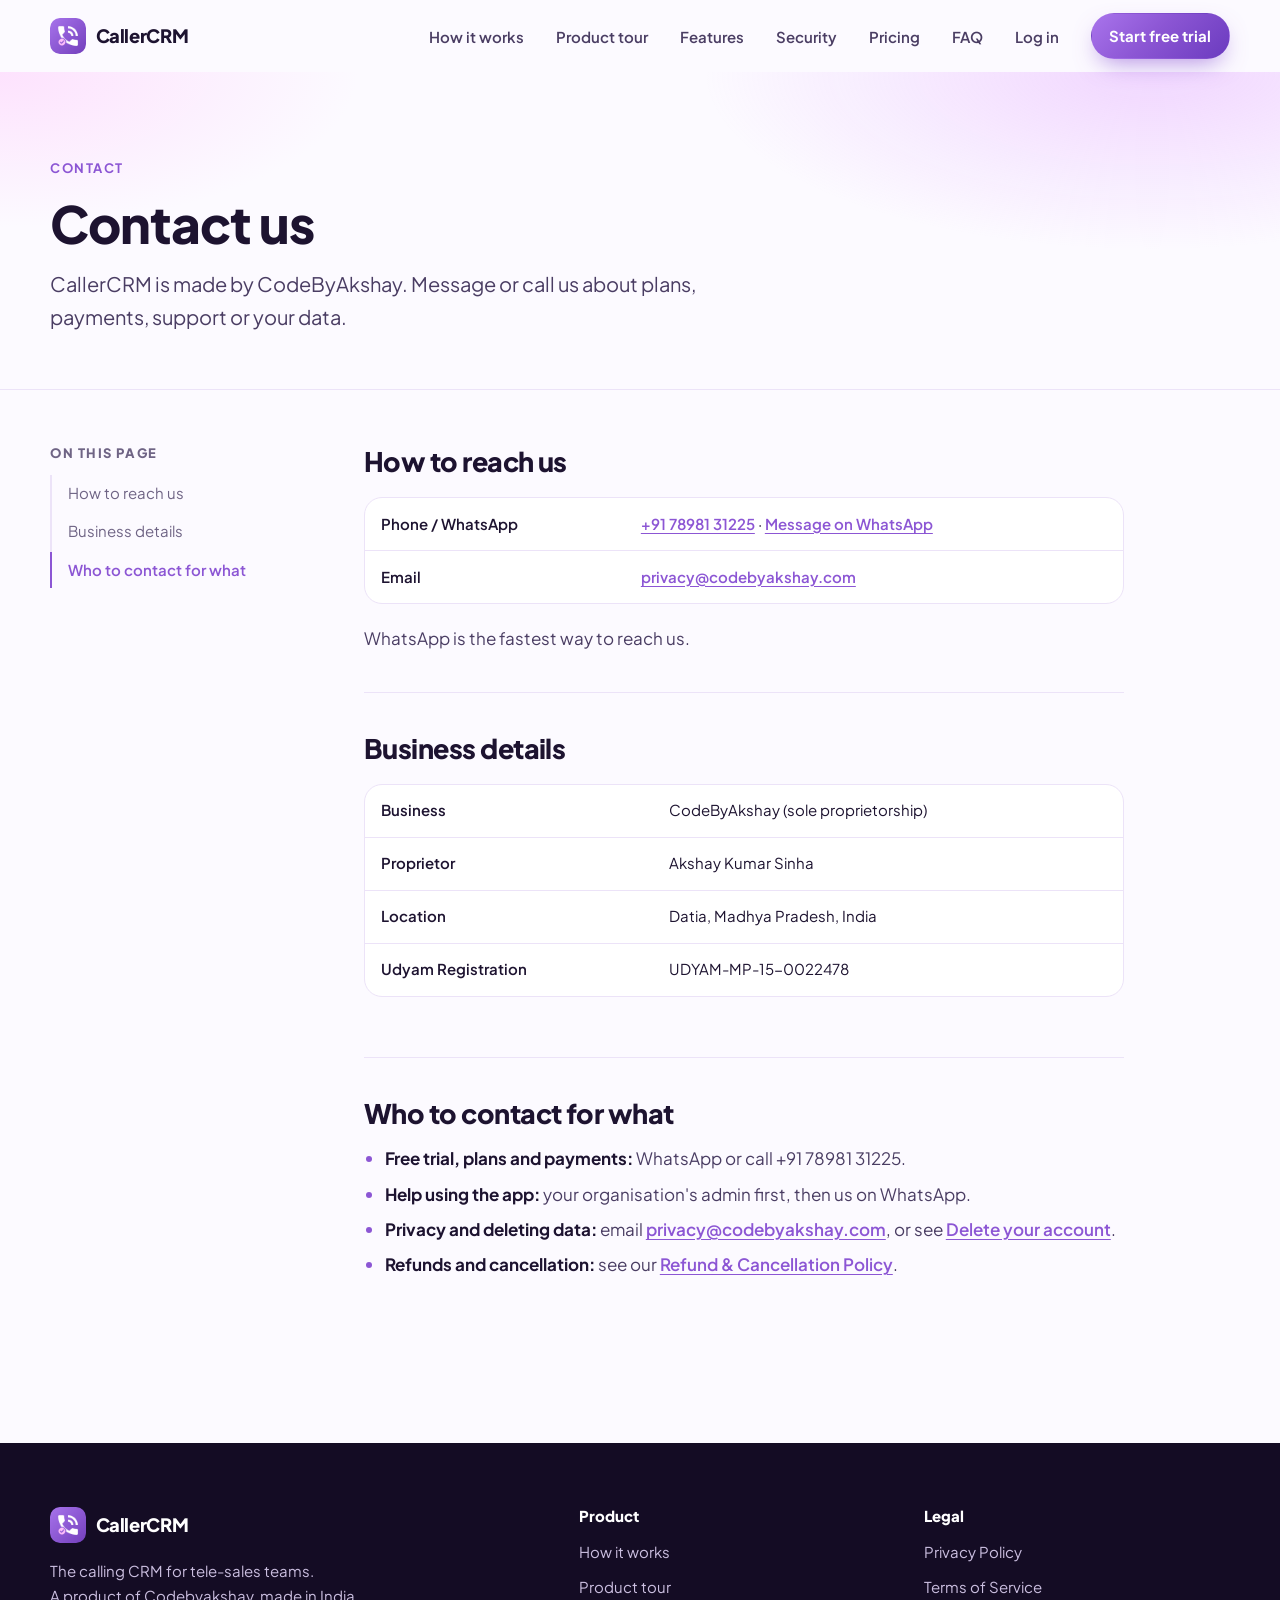
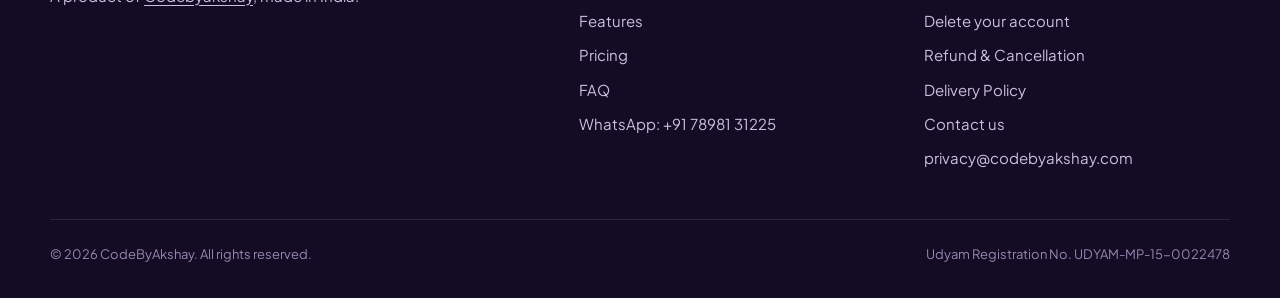
<file: contact/index.html>
<!doctype html>
<html lang="en">
<head>
  <meta charset="utf-8">
  <meta name="viewport" content="width=device-width, initial-scale=1">
  <title>Contact us — CallerCRM</title>
  <meta name="description" content="Contact CallerCRM by CodeByAkshay: phone, WhatsApp, email and business details.">
  <link rel="canonical" href="https://callercrm.codebyakshay.com/contact/">
  <meta name="theme-color" content="#8c56d4">
  <link rel="icon" type="image/png" sizes="32x32" href="/assets/img/favicon-32.png">
  <link rel="apple-touch-icon" href="/assets/img/apple-touch-icon.png">

  <link rel="preconnect" href="https://fonts.googleapis.com">
  <link rel="preconnect" href="https://fonts.gstatic.com" crossorigin>
  <link rel="stylesheet" href="https://fonts.googleapis.com/css2?family=Plus+Jakarta+Sans:wght@400;500;600;700;800&display=swap">

  <link rel="stylesheet" href="/assets/css/tokens.css">
  <link rel="stylesheet" href="/assets/css/base.css">
  <link rel="stylesheet" href="/assets/css/components.css">
  <link rel="stylesheet" href="/assets/css/legal.css">

  <script>document.documentElement.classList.add("js");</script>
  <script src="/assets/js/main.js" defer></script>
</head>
<body>
  <a class="skip-link" href="#main">Skip to content</a>

  <header class="site-header">
    <nav class="container nav" aria-label="Main">
      <a class="brand" href="/">
        <img src="/assets/img/icon-192.png" alt="" width="36" height="36">
        CallerCRM
      </a>
      <button class="nav-toggle" type="button" aria-expanded="false" aria-controls="nav-menu" aria-label="Open menu"><span></span></button>
      <div class="nav-menu" id="nav-menu">
        <ul class="nav-links">
          <li><a href="/#how">How it works</a></li>
          <li><a href="/#tour">Product tour</a></li>
          <li><a href="/#features">Features</a></li>
          <li><a href="/#security">Security</a></li>
          <li><a href="/#pricing">Pricing</a></li>
          <li><a href="/#faq">FAQ</a></li>
          <li><a href="/account/">Log in</a></li>
        </ul>
        <a class="btn btn-primary btn-sm" href="/account/?mode=signup">Start free trial</a>
      </div>
    </nav>
  </header>

  <main id="main">
    <div class="legal-hero">
      <div class="container">
        <span class="eyebrow" data-rise>Contact</span>
        <h1 data-rise style="--delay:.06s">Contact us</h1>
        <p data-rise style="--delay:.12s">CallerCRM is made by CodeByAkshay. Message or call us about plans, payments, support or your data.</p>
      </div>
    </div>

    <div class="container legal-layout">
      <aside class="toc" aria-label="On this page">
        <h2>On this page</h2>
        <ol>
          <li><a href="#reach">How to reach us</a></li>
          <li><a href="#business">Business details</a></li>
          <li><a href="#topics">Who to contact for what</a></li>
        </ol>
      </aside>

      <article class="prose">
        <section id="reach">
          <h2>How to reach us</h2>
          <div class="table-wrap">
            <table>
              <tbody>
                <tr><td>Phone / WhatsApp</td><td><a href="tel:+917898131225">+91 78981 31225</a> · <a href="https://wa.me/917898131225" target="_blank" rel="noopener">Message on WhatsApp</a></td></tr>
                <tr><td>Email</td><td><a href="mailto:privacy@codebyakshay.com">privacy@codebyakshay.com</a></td></tr>
              </tbody>
            </table>
          </div>
          <p>WhatsApp is the fastest way to reach us.</p>
        </section>

        <section id="business">
          <h2>Business details</h2>
          <div class="table-wrap">
            <table>
              <tbody>
                <tr><td>Business</td><td>CodeByAkshay (sole proprietorship)</td></tr>
                <tr><td>Proprietor</td><td>Akshay Kumar Sinha</td></tr>
                <tr><td>Location</td><td>Datia, Madhya Pradesh, India</td></tr>
                <tr><td>Udyam Registration</td><td>UDYAM-MP-15-0022478</td></tr>
              </tbody>
            </table>
          </div>
        </section>

        <section id="topics">
          <h2>Who to contact for what</h2>
          <ul>
            <li><strong>Free trial, plans and payments:</strong> WhatsApp or call +91 78981 31225.</li>
            <li><strong>Help using the app:</strong> your organisation's admin first, then us on WhatsApp.</li>
            <li><strong>Privacy and deleting data:</strong> email <a href="mailto:privacy@codebyakshay.com">privacy@codebyakshay.com</a>, or see <a href="/delete-account/">Delete your account</a>.</li>
            <li><strong>Refunds and cancellation:</strong> see our <a href="/refunds/">Refund &amp; Cancellation Policy</a>.</li>
          </ul>
        </section>
      </article>
    </div>
  </main>

  <footer class="site-footer">
    <div class="container">
      <div class="footer-grid">
        <div>
          <a class="brand" href="/"><img src="/assets/img/icon-192.png" alt="" width="36" height="36">CallerCRM</a>
          <p>The calling CRM for tele-sales teams.<br>A product of <a href="https://codebyakshay.com">Codebyakshay</a>, made in India.</p>
        </div>
        <div>
          <h4>Product</h4>
          <ul>
            <li><a href="/#how">How it works</a></li>
            <li><a href="/#tour">Product tour</a></li>
            <li><a href="/#features">Features</a></li>
            <li><a href="/#pricing">Pricing</a></li>
            <li><a href="/#faq">FAQ</a></li>
            <li><a href="https://wa.me/917898131225?text=Hi%2C%20I%27d%20like%20to%20start%20a%20CallerCRM%20free%20trial.%0ACompany%3A%20%0ANumber%20of%20callers%3A%20" target="_blank" rel="noopener">WhatsApp: +91 78981 31225</a></li>
          </ul>
        </div>
        <div>
          <h4>Legal</h4>
          <ul>
            <li><a href="/privacy/">Privacy Policy</a></li>
            <li><a href="/terms/">Terms of Service</a></li>
            <li><a href="/delete-account/">Delete your account</a></li>
            <li><a href="/refunds/">Refund &amp; Cancellation</a></li>
            <li><a href="/delivery/">Delivery Policy</a></li>
            <li><a href="/contact/" aria-current="page">Contact us</a></li>
            <li><a href="mailto:privacy@codebyakshay.com">privacy@codebyakshay.com</a></li>
          </ul>
        </div>
      </div>
      <div class="footer-bottom">
        <span>© <span data-year>2026</span> CodeByAkshay. All rights reserved.</span>
        <span>Udyam Registration No. UDYAM-MP-15-0022478</span>
      </div>
    </div>
  </footer>
</body>
</html>
</file>
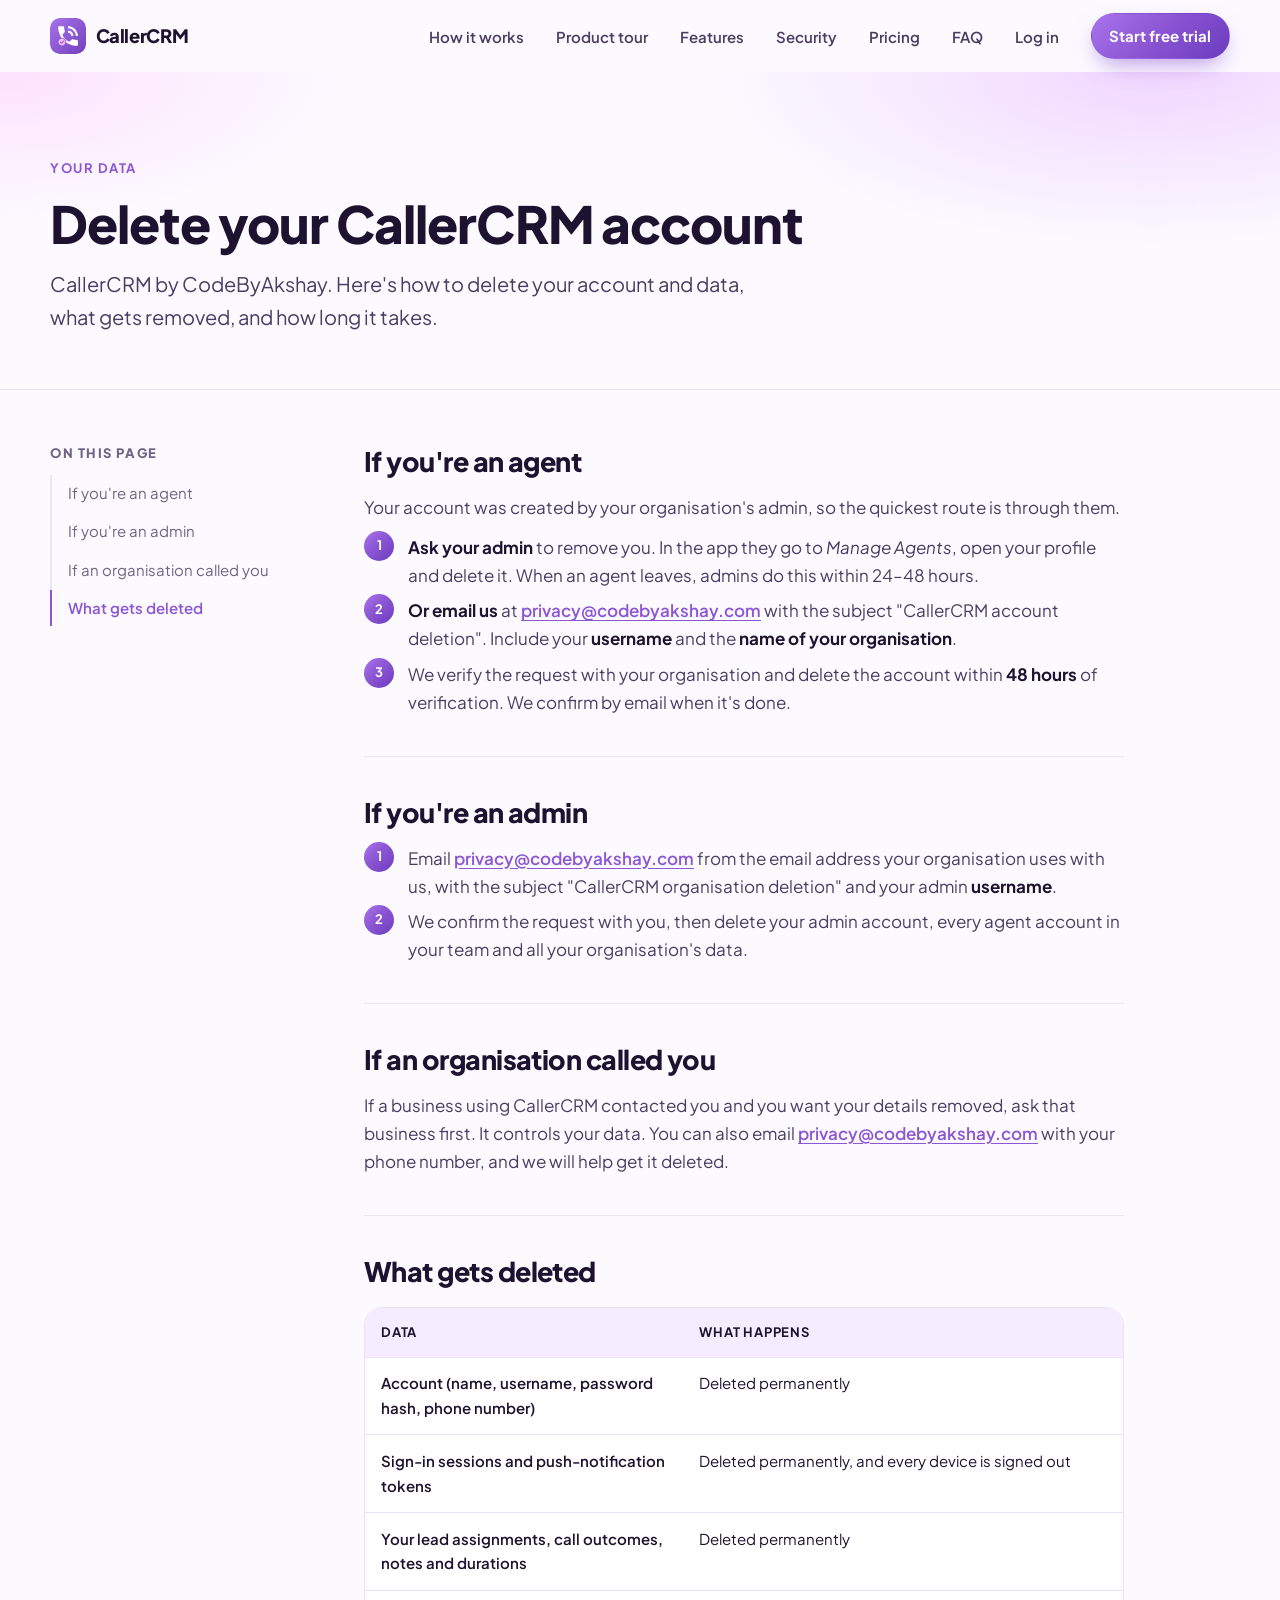
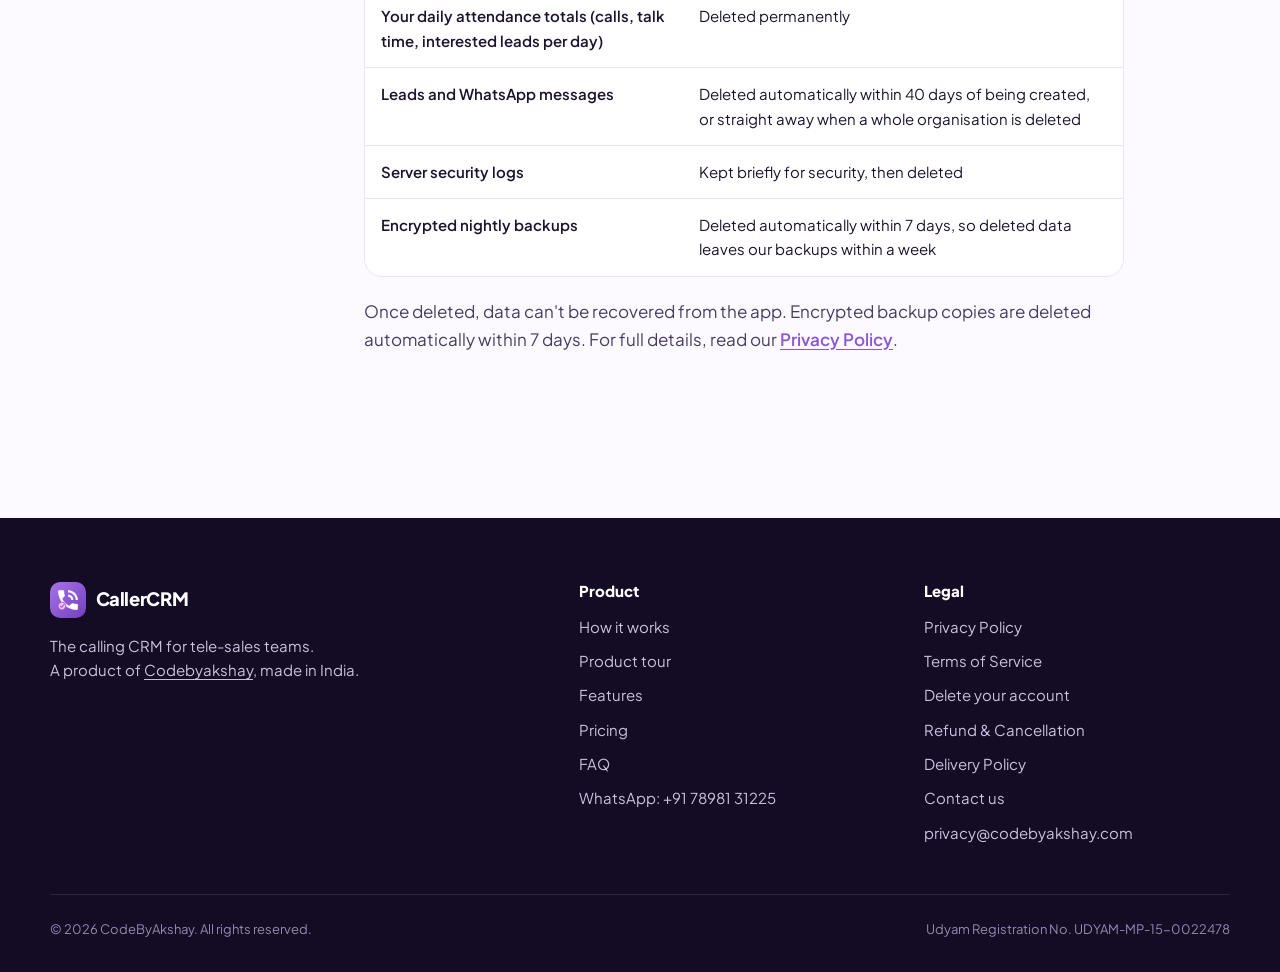
<file: delete-account/index.html>
<!doctype html>
<html lang="en">
<head>
  <meta charset="utf-8">
  <meta name="viewport" content="width=device-width, initial-scale=1">
  <title>Delete your account — CallerCRM</title>
  <meta name="description" content="How to delete your CallerCRM account and data, what gets deleted and how long it takes.">
  <link rel="canonical" href="https://callercrm.codebyakshay.com/delete-account/">
  <meta name="theme-color" content="#8c56d4">
  <link rel="icon" type="image/png" sizes="32x32" href="/assets/img/favicon-32.png">
  <link rel="apple-touch-icon" href="/assets/img/apple-touch-icon.png">

  <link rel="preconnect" href="https://fonts.googleapis.com">
  <link rel="preconnect" href="https://fonts.gstatic.com" crossorigin>
  <link rel="stylesheet" href="https://fonts.googleapis.com/css2?family=Plus+Jakarta+Sans:wght@400;500;600;700;800&display=swap">

  <link rel="stylesheet" href="/assets/css/tokens.css">
  <link rel="stylesheet" href="/assets/css/base.css">
  <link rel="stylesheet" href="/assets/css/components.css">
  <link rel="stylesheet" href="/assets/css/legal.css">

  <script>document.documentElement.classList.add("js");</script>
  <script src="/assets/js/main.js" defer></script>
</head>
<body>
  <a class="skip-link" href="#main">Skip to content</a>

  <header class="site-header">
    <nav class="container nav" aria-label="Main">
      <a class="brand" href="/">
        <img src="/assets/img/icon-192.png" alt="" width="36" height="36">
        CallerCRM
      </a>
      <button class="nav-toggle" type="button" aria-expanded="false" aria-controls="nav-menu" aria-label="Open menu"><span></span></button>
      <div class="nav-menu" id="nav-menu">
        <ul class="nav-links">
          <li><a href="/#how">How it works</a></li>
          <li><a href="/#tour">Product tour</a></li>
          <li><a href="/#features">Features</a></li>
          <li><a href="/#security">Security</a></li>
          <li><a href="/#pricing">Pricing</a></li>
          <li><a href="/#faq">FAQ</a></li>
          <li><a href="/account/">Log in</a></li>
        </ul>
        <a class="btn btn-primary btn-sm" href="/account/?mode=signup">Start free trial</a>
      </div>
    </nav>
  </header>

  <main id="main">
    <div class="legal-hero">
      <div class="container">
        <span class="eyebrow" data-rise>Your data</span>
        <h1 data-rise style="--delay:.06s">Delete your CallerCRM account</h1>
        <p data-rise style="--delay:.12s">CallerCRM by CodeByAkshay. Here's how to delete your account and data, what gets removed, and how long it takes.</p>
      </div>
    </div>

    <div class="container legal-layout">
      <aside class="toc" aria-label="On this page">
        <h2>On this page</h2>
        <ol>
          <li><a href="#agents">If you're an agent</a></li>
          <li><a href="#admins">If you're an admin</a></li>
          <li><a href="#leads">If an organisation called you</a></li>
          <li><a href="#what">What gets deleted</a></li>
        </ol>
      </aside>

      <article class="prose">
        <section id="agents">
          <h2>If you're an agent</h2>
          <p>Your account was created by your organisation's admin, so the quickest route is through them.</p>
          <ol class="steps-list">
            <li><strong>Ask your admin</strong> to remove you. In the app they go to <em>Manage Agents</em>, open your profile and delete it. When an agent leaves, admins do this within 24–48 hours.</li>
            <li><strong>Or email us</strong> at <a href="mailto:privacy@codebyakshay.com?subject=CallerCRM%20account%20deletion">privacy@codebyakshay.com</a> with the subject "CallerCRM account deletion". Include your <strong>username</strong> and the <strong>name of your organisation</strong>.</li>
            <li>We verify the request with your organisation and delete the account within <strong>48 hours</strong> of verification. We confirm by email when it's done.</li>
          </ol>
        </section>

        <section id="admins">
          <h2>If you're an admin</h2>
          <ol class="steps-list">
            <li>Email <a href="mailto:privacy@codebyakshay.com?subject=CallerCRM%20organisation%20deletion">privacy@codebyakshay.com</a> from the email address your organisation uses with us, with the subject "CallerCRM organisation deletion" and your admin <strong>username</strong>.</li>
            <li>We confirm the request with you, then delete your admin account, every agent account in your team and all your organisation's data.</li>
          </ol>
        </section>

        <section id="leads">
          <h2>If an organisation called you</h2>
          <p>If a business using CallerCRM contacted you and you want your details removed, ask that business first. It controls your data. You can also email <a href="mailto:privacy@codebyakshay.com?subject=CallerCRM%20lead%20data%20deletion">privacy@codebyakshay.com</a> with your phone number, and we will help get it deleted.</p>
        </section>

        <section id="what">
          <h2>What gets deleted</h2>
          <div class="table-wrap">
            <table>
              <thead><tr><th>Data</th><th>What happens</th></tr></thead>
              <tbody>
                <tr><td>Account (name, username, password hash, phone number)</td><td>Deleted permanently</td></tr>
                <tr><td>Sign-in sessions and push-notification tokens</td><td>Deleted permanently, and every device is signed out</td></tr>
                <tr><td>Your lead assignments, call outcomes, notes and durations</td><td>Deleted permanently</td></tr>
                <tr><td>Your daily attendance totals (calls, talk time, interested leads per day)</td><td>Deleted permanently</td></tr>
                <tr><td>Leads and WhatsApp messages</td><td>Deleted automatically within 40 days of being created, or straight away when a whole organisation is deleted</td></tr>
                <tr><td>Server security logs</td><td>Kept briefly for security, then deleted</td></tr>
                <tr><td>Encrypted nightly backups</td><td>Deleted automatically within 7 days, so deleted data leaves our backups within a week</td></tr>
              </tbody>
            </table>
          </div>
          <p>Once deleted, data can't be recovered from the app. Encrypted backup copies are deleted automatically within 7 days. For full details, read our <a href="/privacy/">Privacy Policy</a>.</p>
        </section>
      </article>
    </div>
  </main>

  <footer class="site-footer">
    <div class="container">
      <div class="footer-grid">
        <div>
          <a class="brand" href="/"><img src="/assets/img/icon-192.png" alt="" width="36" height="36">CallerCRM</a>
          <p>The calling CRM for tele-sales teams.<br>A product of <a href="https://codebyakshay.com">Codebyakshay</a>, made in India.</p>
        </div>
        <div>
          <h4>Product</h4>
          <ul>
            <li><a href="/#how">How it works</a></li>
            <li><a href="/#tour">Product tour</a></li>
            <li><a href="/#features">Features</a></li>
            <li><a href="/#pricing">Pricing</a></li>
            <li><a href="/#faq">FAQ</a></li>
            <li><a href="https://wa.me/917898131225?text=Hi%2C%20I%27d%20like%20to%20start%20a%20CallerCRM%20free%20trial.%0ACompany%3A%20%0ANumber%20of%20callers%3A%20" target="_blank" rel="noopener">WhatsApp: +91 78981 31225</a></li>
          </ul>
        </div>
        <div>
          <h4>Legal</h4>
          <ul>
            <li><a href="/privacy/">Privacy Policy</a></li>
            <li><a href="/terms/">Terms of Service</a></li>
            <li><a href="/delete-account/" aria-current="page">Delete your account</a></li>
            <li><a href="/refunds/">Refund &amp; Cancellation</a></li>
            <li><a href="/delivery/">Delivery Policy</a></li>
            <li><a href="/contact/">Contact us</a></li>
            <li><a href="mailto:privacy@codebyakshay.com">privacy@codebyakshay.com</a></li>
          </ul>
        </div>
      </div>
      <div class="footer-bottom">
        <span>© <span data-year>2026</span> CodeByAkshay. All rights reserved.</span>
        <span>Udyam Registration No. UDYAM-MP-15-0022478</span>
      </div>
    </div>
  </footer>
</body>
</html>
</file>
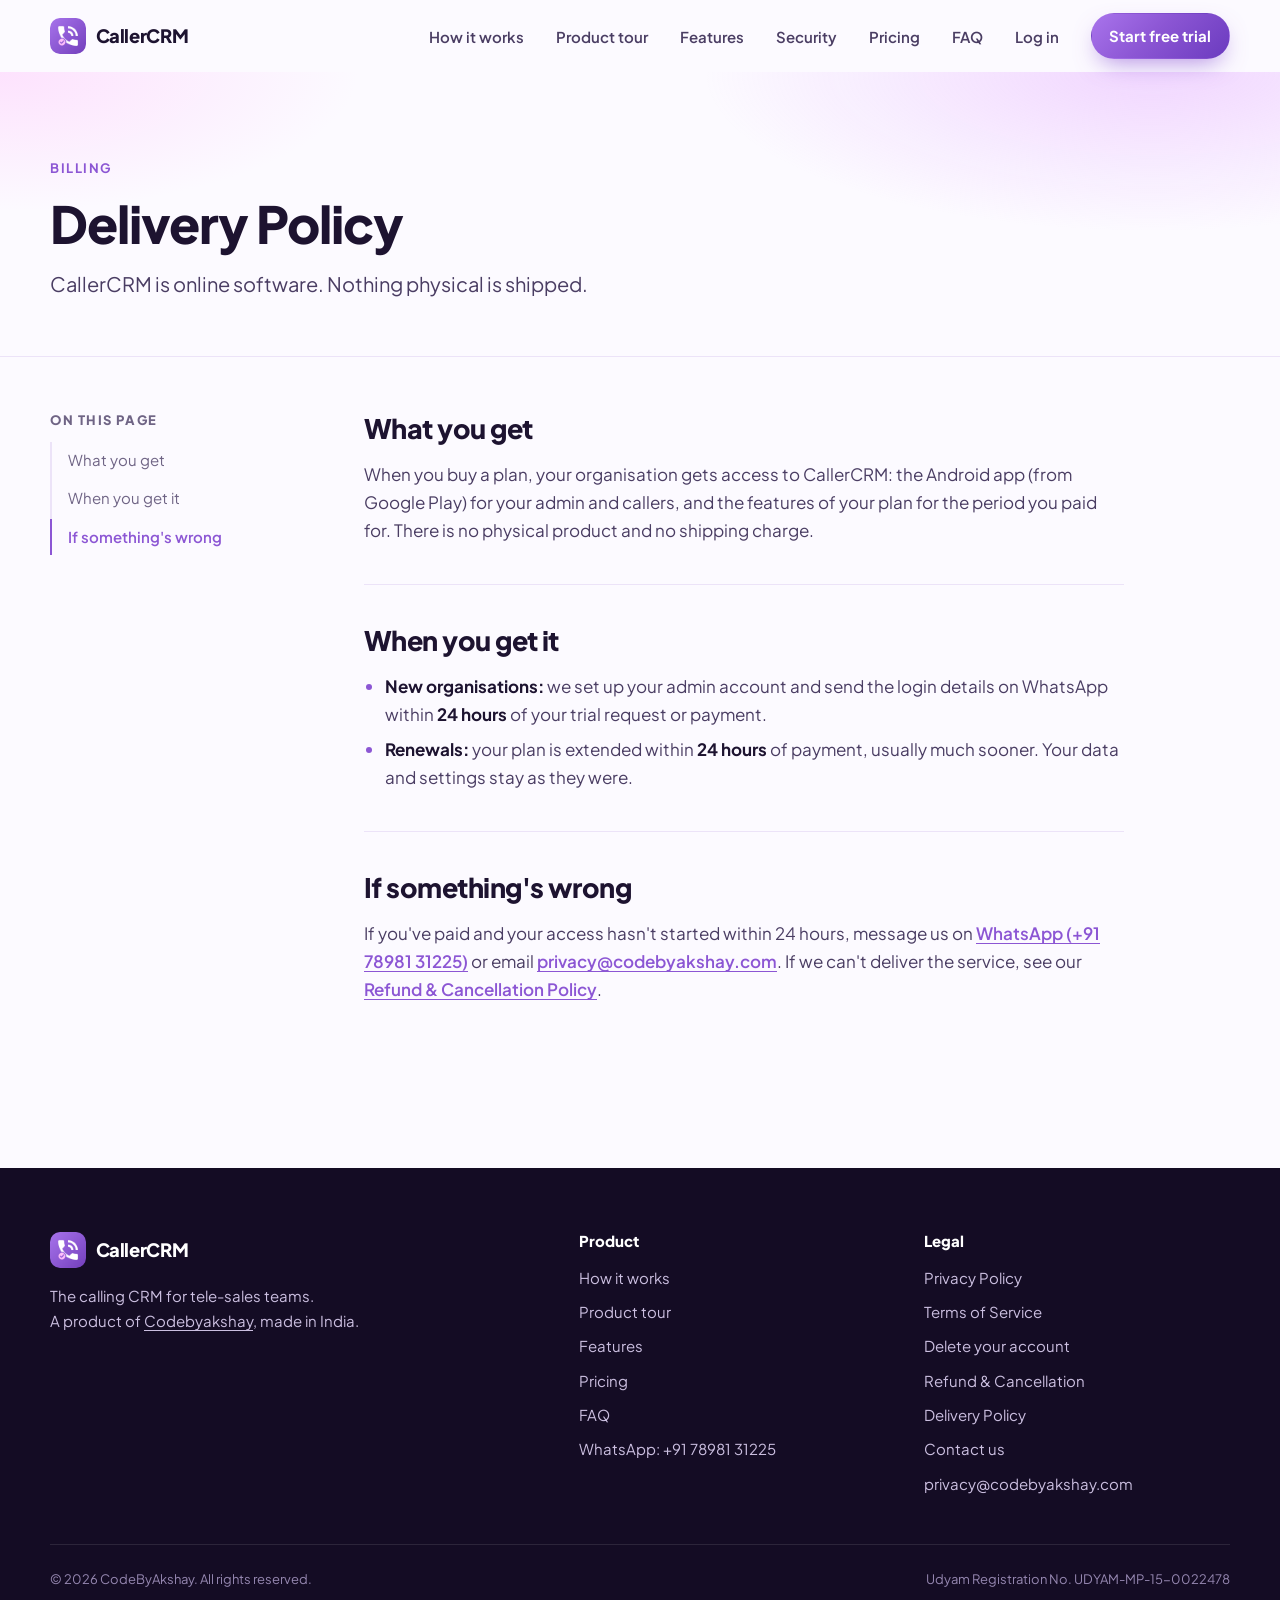
<file: delivery/index.html>
<!doctype html>
<html lang="en">
<head>
  <meta charset="utf-8">
  <meta name="viewport" content="width=device-width, initial-scale=1">
  <title>Delivery Policy — CallerCRM</title>
  <meta name="description" content="CallerCRM is online software: nothing is shipped. How and when access is delivered after payment.">
  <link rel="canonical" href="https://callercrm.codebyakshay.com/delivery/">
  <meta name="theme-color" content="#8c56d4">
  <link rel="icon" type="image/png" sizes="32x32" href="/assets/img/favicon-32.png">
  <link rel="apple-touch-icon" href="/assets/img/apple-touch-icon.png">

  <link rel="preconnect" href="https://fonts.googleapis.com">
  <link rel="preconnect" href="https://fonts.gstatic.com" crossorigin>
  <link rel="stylesheet" href="https://fonts.googleapis.com/css2?family=Plus+Jakarta+Sans:wght@400;500;600;700;800&display=swap">

  <link rel="stylesheet" href="/assets/css/tokens.css">
  <link rel="stylesheet" href="/assets/css/base.css">
  <link rel="stylesheet" href="/assets/css/components.css">
  <link rel="stylesheet" href="/assets/css/legal.css">

  <script>document.documentElement.classList.add("js");</script>
  <script src="/assets/js/main.js" defer></script>
</head>
<body>
  <a class="skip-link" href="#main">Skip to content</a>

  <header class="site-header">
    <nav class="container nav" aria-label="Main">
      <a class="brand" href="/">
        <img src="/assets/img/icon-192.png" alt="" width="36" height="36">
        CallerCRM
      </a>
      <button class="nav-toggle" type="button" aria-expanded="false" aria-controls="nav-menu" aria-label="Open menu"><span></span></button>
      <div class="nav-menu" id="nav-menu">
        <ul class="nav-links">
          <li><a href="/#how">How it works</a></li>
          <li><a href="/#tour">Product tour</a></li>
          <li><a href="/#features">Features</a></li>
          <li><a href="/#security">Security</a></li>
          <li><a href="/#pricing">Pricing</a></li>
          <li><a href="/#faq">FAQ</a></li>
          <li><a href="/account/">Log in</a></li>
        </ul>
        <a class="btn btn-primary btn-sm" href="/account/?mode=signup">Start free trial</a>
      </div>
    </nav>
  </header>

  <main id="main">
    <div class="legal-hero">
      <div class="container">
        <span class="eyebrow" data-rise>Billing</span>
        <h1 data-rise style="--delay:.06s">Delivery Policy</h1>
        <p data-rise style="--delay:.12s">CallerCRM is online software. Nothing physical is shipped.</p>
      </div>
    </div>

    <div class="container legal-layout">
      <aside class="toc" aria-label="On this page">
        <h2>On this page</h2>
        <ol>
          <li><a href="#what">What you get</a></li>
          <li><a href="#when">When you get it</a></li>
          <li><a href="#problems">If something's wrong</a></li>
        </ol>
      </aside>

      <article class="prose">
        <section id="what">
          <h2>What you get</h2>
          <p>When you buy a plan, your organisation gets access to CallerCRM: the Android app (from Google Play) for your admin and callers, and the features of your plan for the period you paid for. There is no physical product and no shipping charge.</p>
        </section>

        <section id="when">
          <h2>When you get it</h2>
          <ul>
            <li><strong>New organisations:</strong> we set up your admin account and send the login details on WhatsApp within <strong>24 hours</strong> of your trial request or payment.</li>
            <li><strong>Renewals:</strong> your plan is extended within <strong>24 hours</strong> of payment, usually much sooner. Your data and settings stay as they were.</li>
          </ul>
        </section>

        <section id="problems">
          <h2>If something's wrong</h2>
          <p>If you've paid and your access hasn't started within 24 hours, message us on <a href="https://wa.me/917898131225" target="_blank" rel="noopener">WhatsApp (+91 78981 31225)</a> or email <a href="mailto:privacy@codebyakshay.com">privacy@codebyakshay.com</a>. If we can't deliver the service, see our <a href="/refunds/">Refund &amp; Cancellation Policy</a>.</p>
        </section>
      </article>
    </div>
  </main>

  <footer class="site-footer">
    <div class="container">
      <div class="footer-grid">
        <div>
          <a class="brand" href="/"><img src="/assets/img/icon-192.png" alt="" width="36" height="36">CallerCRM</a>
          <p>The calling CRM for tele-sales teams.<br>A product of <a href="https://codebyakshay.com">Codebyakshay</a>, made in India.</p>
        </div>
        <div>
          <h4>Product</h4>
          <ul>
            <li><a href="/#how">How it works</a></li>
            <li><a href="/#tour">Product tour</a></li>
            <li><a href="/#features">Features</a></li>
            <li><a href="/#pricing">Pricing</a></li>
            <li><a href="/#faq">FAQ</a></li>
            <li><a href="https://wa.me/917898131225?text=Hi%2C%20I%27d%20like%20to%20start%20a%20CallerCRM%20free%20trial.%0ACompany%3A%20%0ANumber%20of%20callers%3A%20" target="_blank" rel="noopener">WhatsApp: +91 78981 31225</a></li>
          </ul>
        </div>
        <div>
          <h4>Legal</h4>
          <ul>
            <li><a href="/privacy/">Privacy Policy</a></li>
            <li><a href="/terms/">Terms of Service</a></li>
            <li><a href="/delete-account/">Delete your account</a></li>
            <li><a href="/refunds/">Refund &amp; Cancellation</a></li>
            <li><a href="/delivery/" aria-current="page">Delivery Policy</a></li>
            <li><a href="/contact/">Contact us</a></li>
            <li><a href="mailto:privacy@codebyakshay.com">privacy@codebyakshay.com</a></li>
          </ul>
        </div>
      </div>
      <div class="footer-bottom">
        <span>© <span data-year>2026</span> CodeByAkshay. All rights reserved.</span>
        <span>Udyam Registration No. UDYAM-MP-15-0022478</span>
      </div>
    </div>
  </footer>
</body>
</html>
</file>
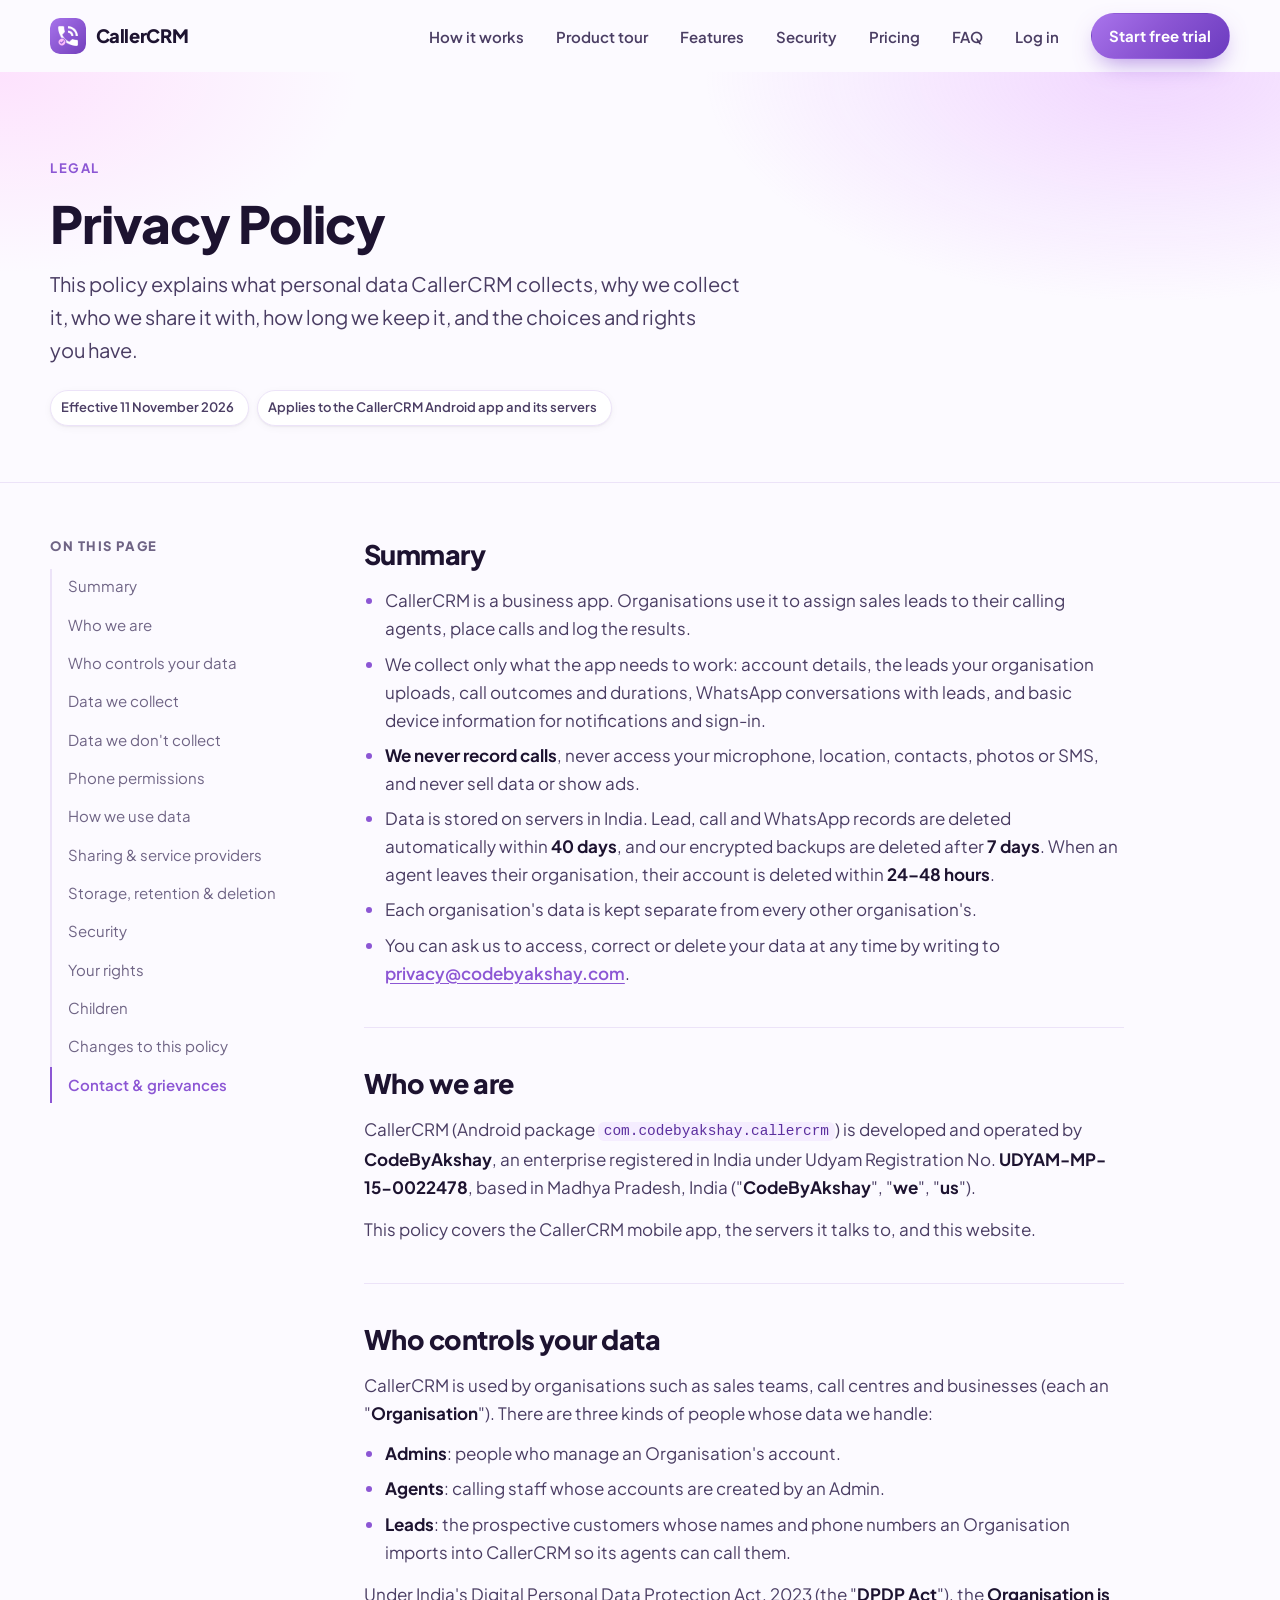
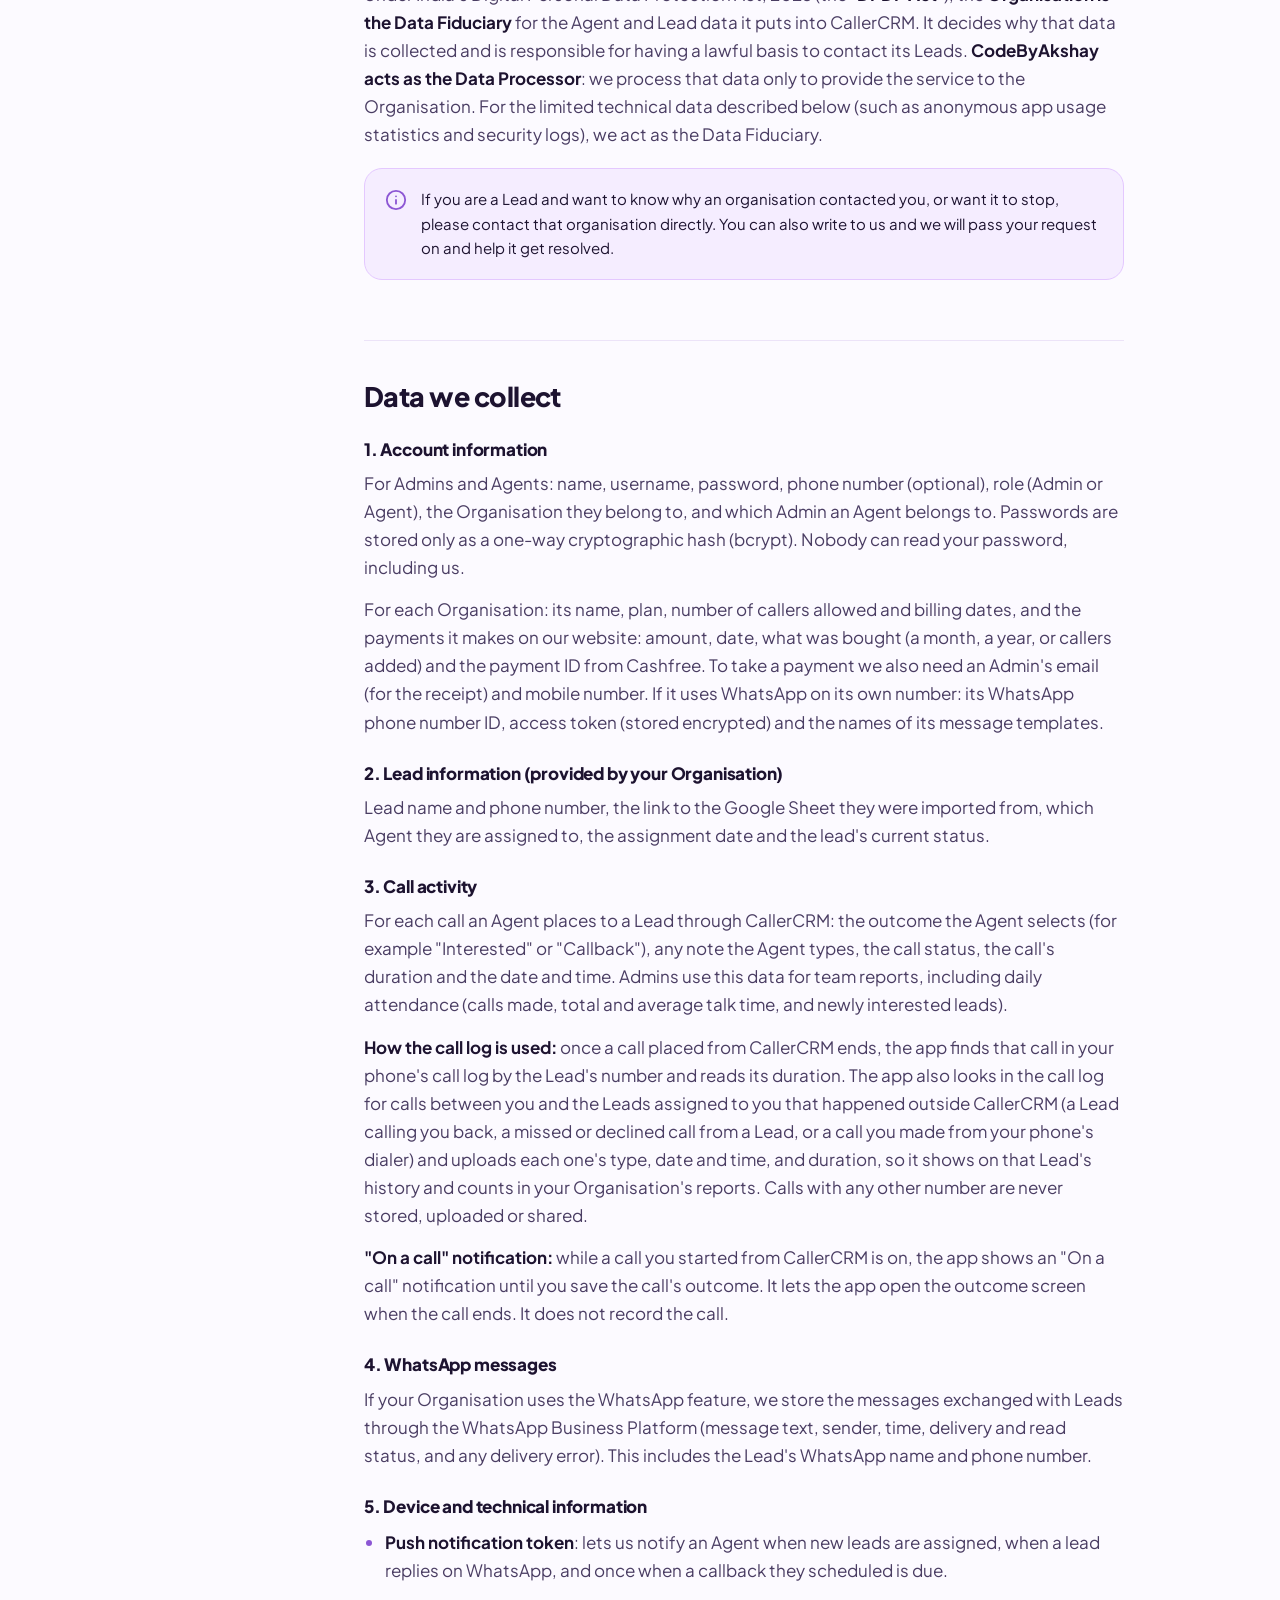
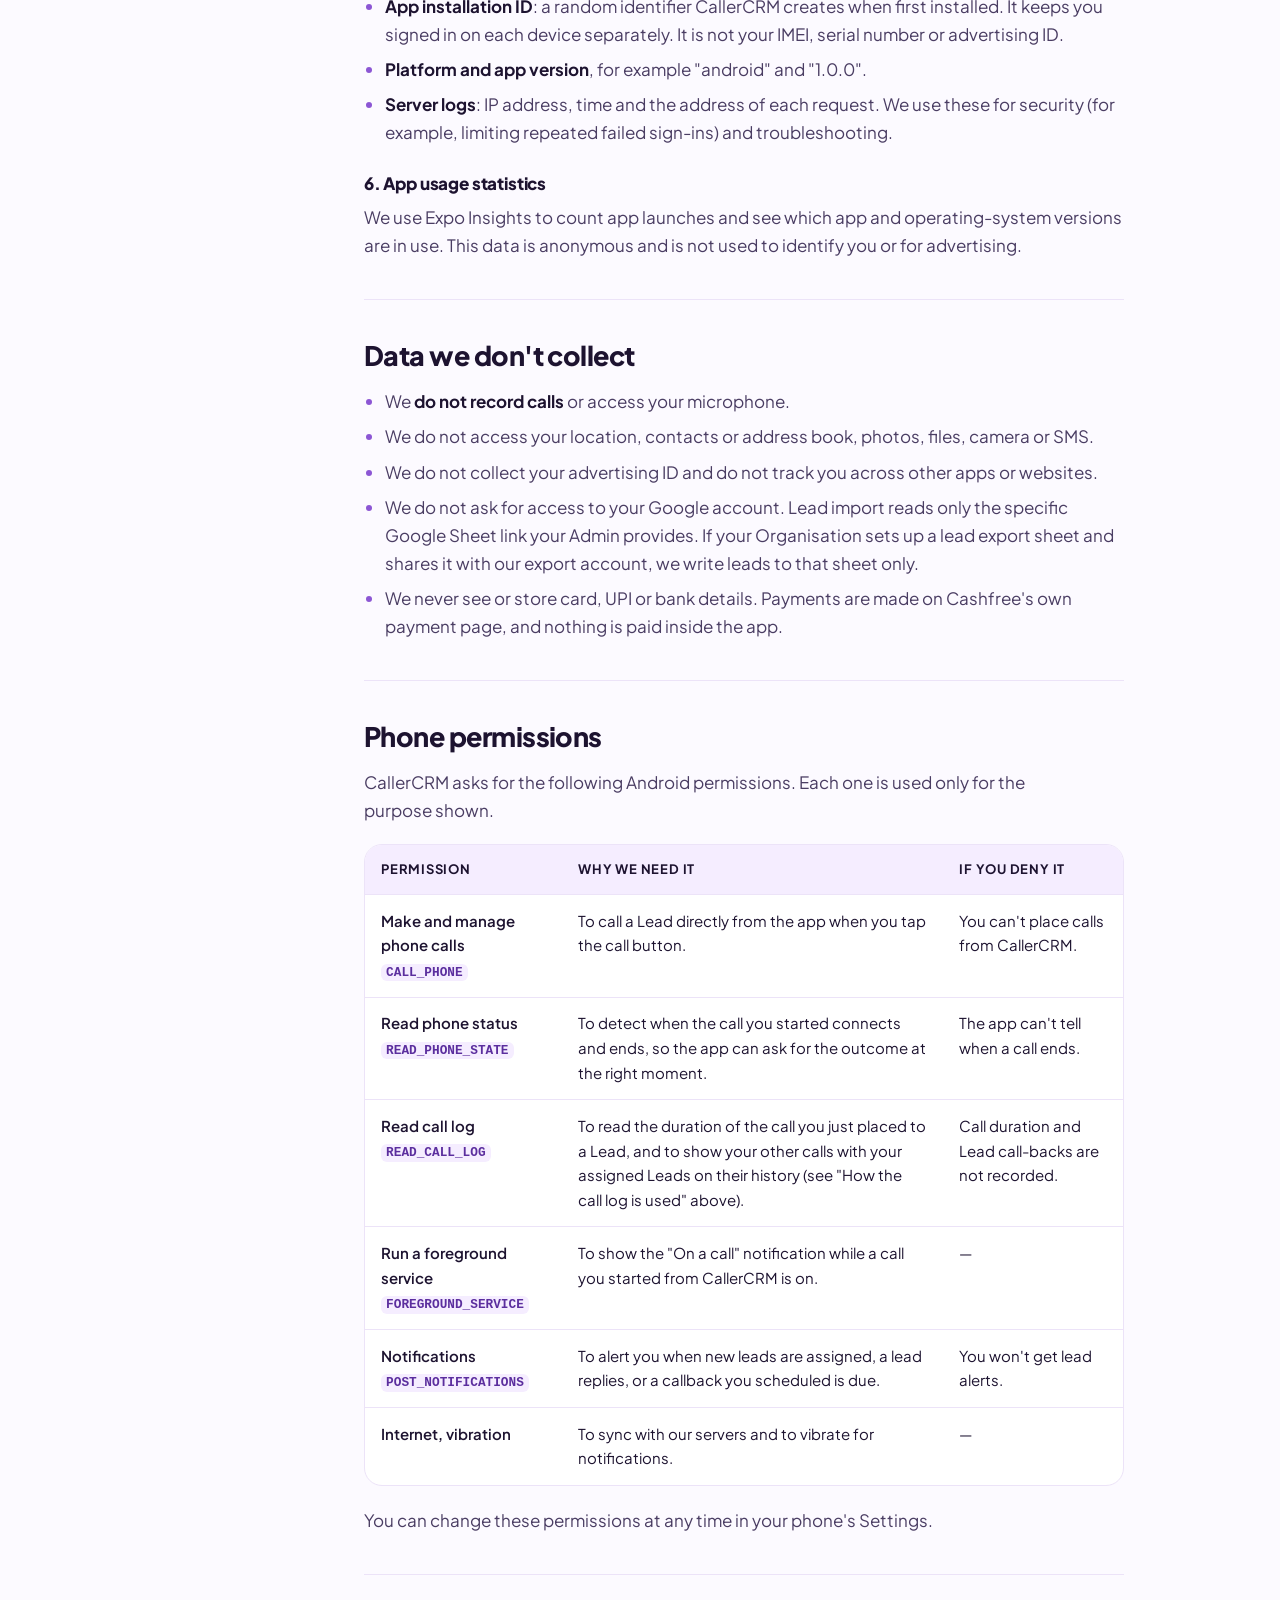
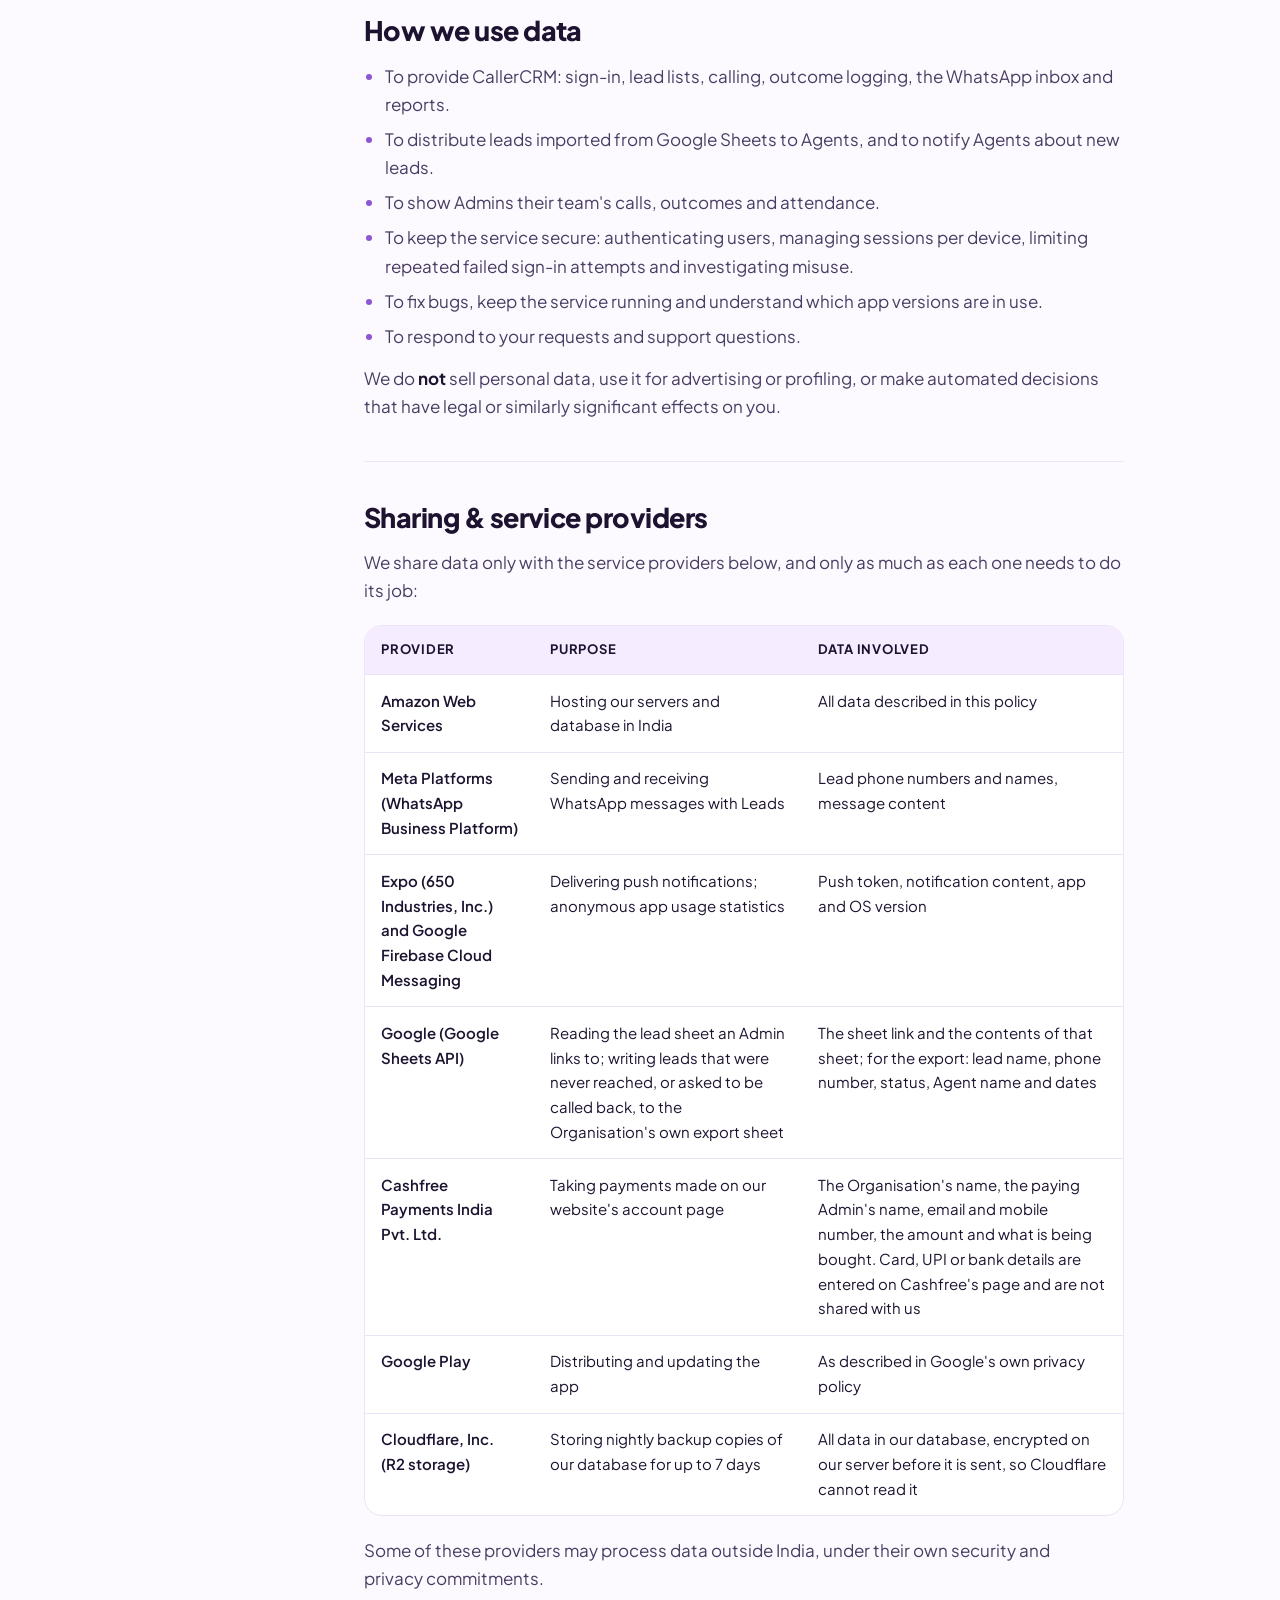
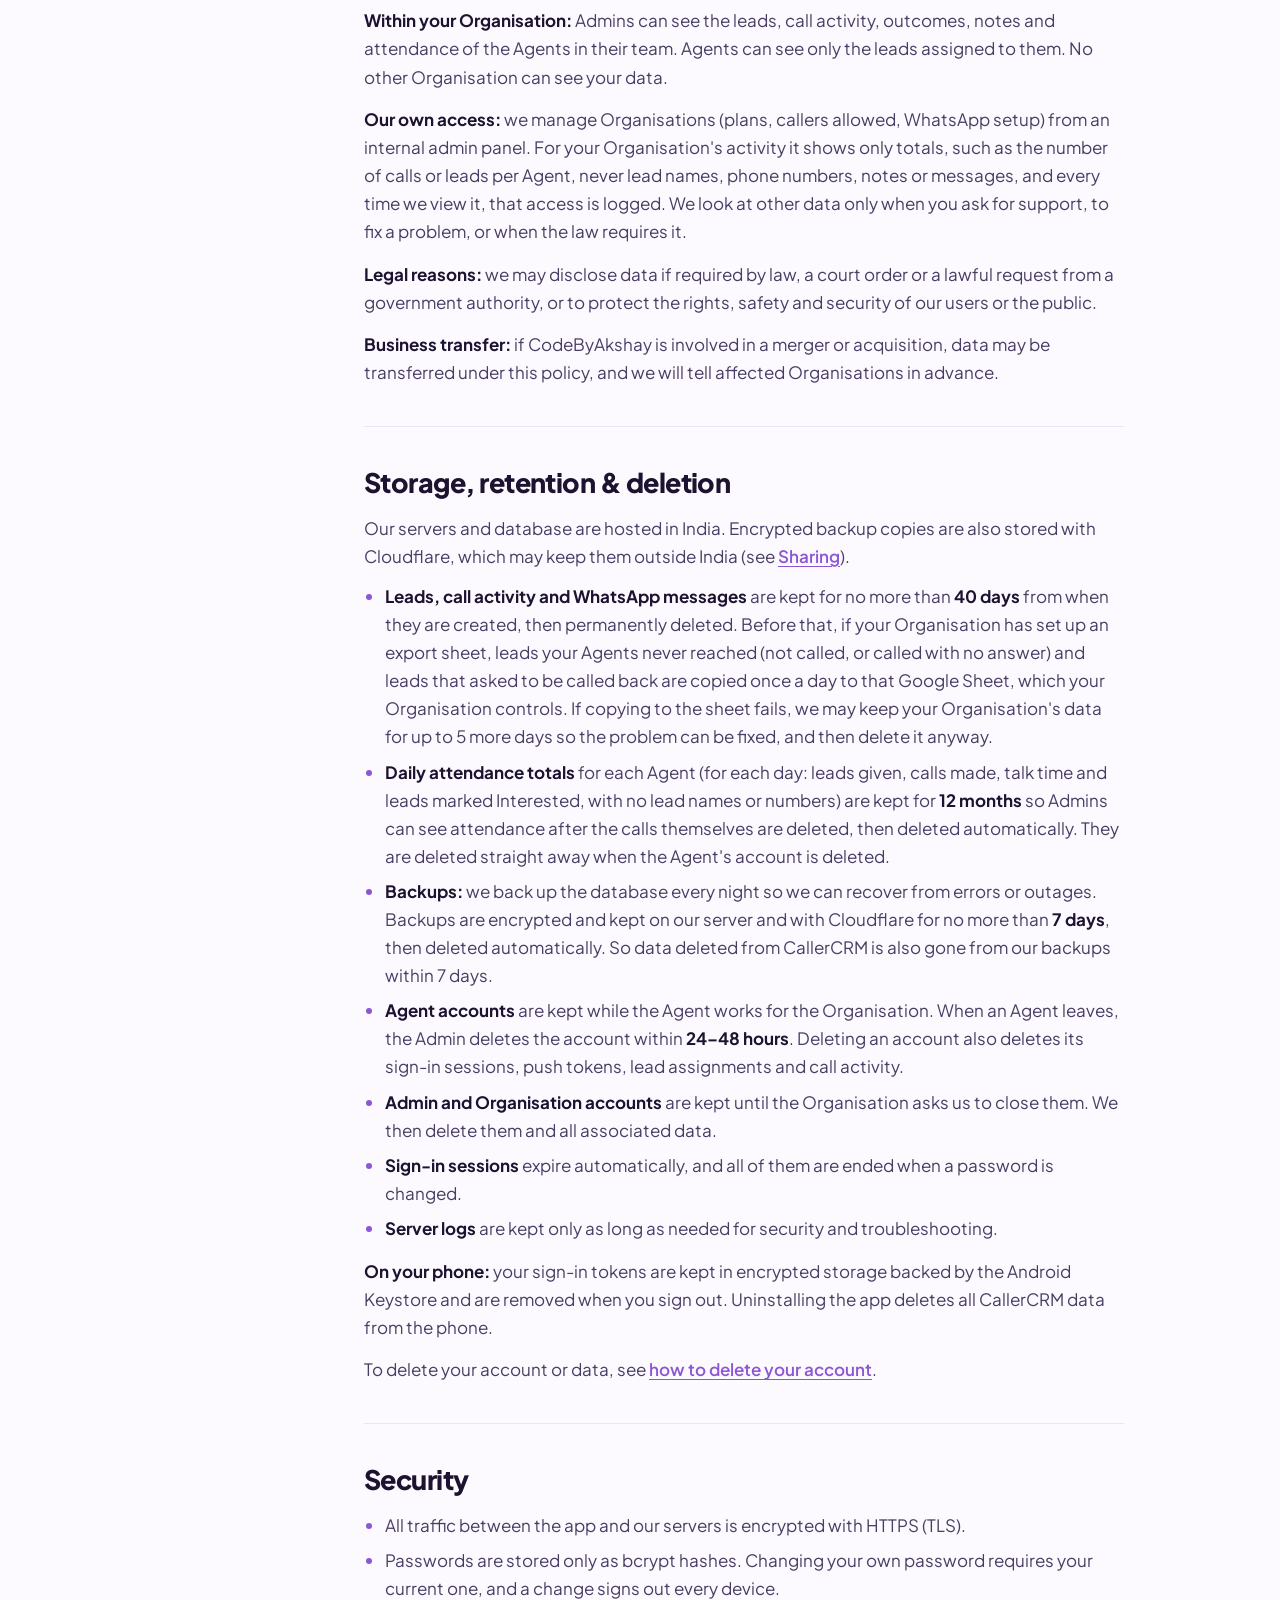
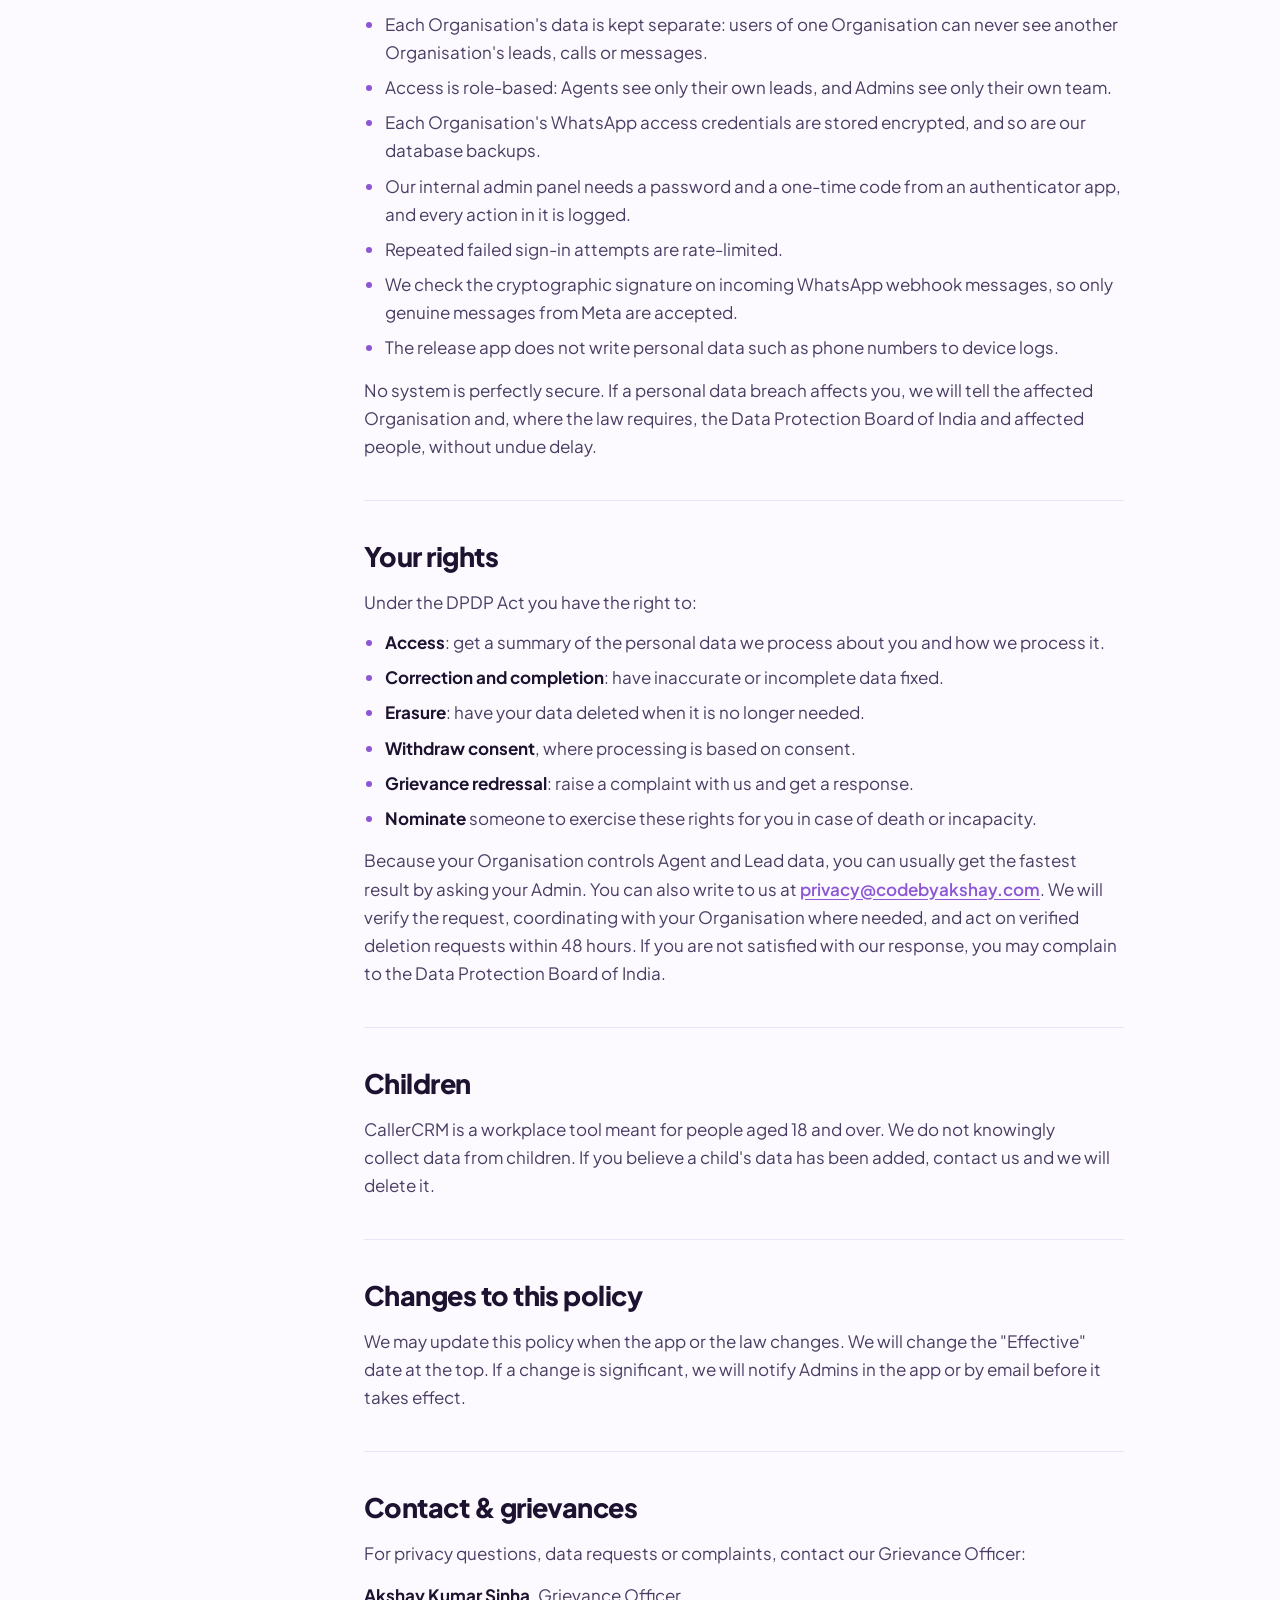
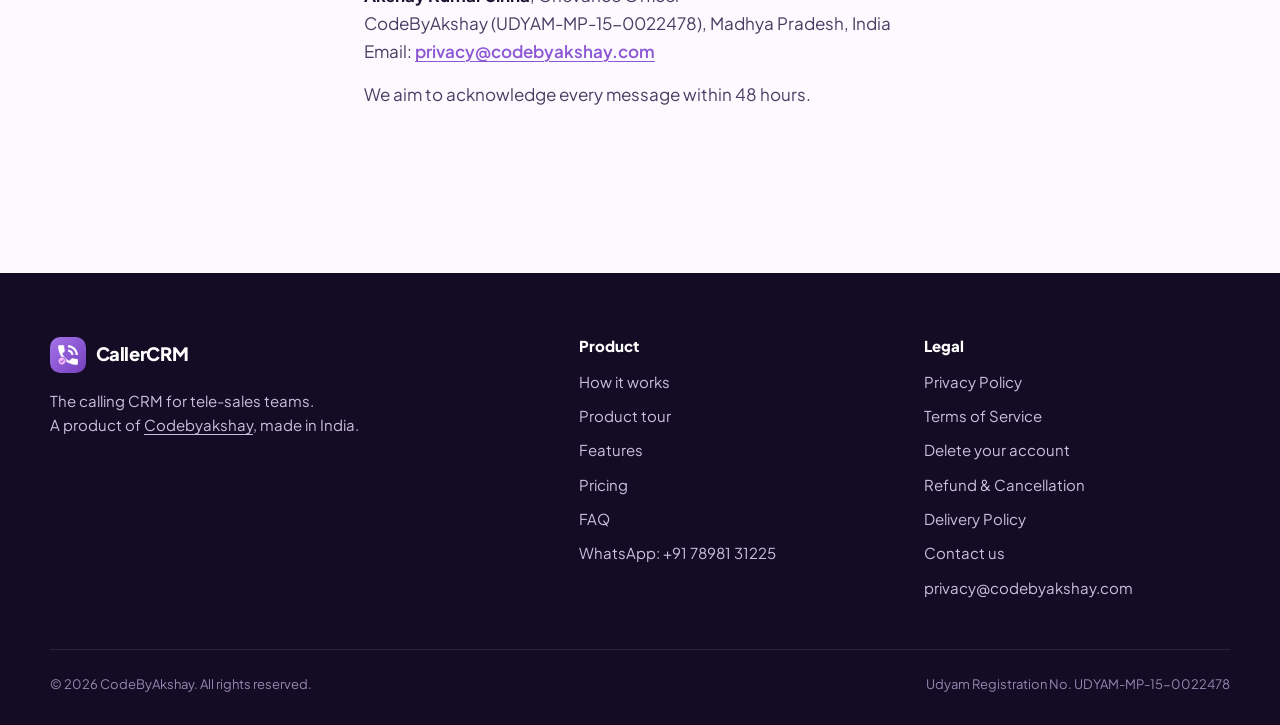
<file: privacy/index.html>
<!doctype html>
<html lang="en">
<head>
  <meta charset="utf-8">
  <meta name="viewport" content="width=device-width, initial-scale=1">
  <title>Privacy Policy — CallerCRM</title>
  <meta name="description" content="How CallerCRM, a product of CodeByAkshay, collects, uses, stores and deletes personal data.">
  <link rel="canonical" href="https://callercrm.codebyakshay.com/privacy/">
  <meta name="theme-color" content="#8c56d4">
  <link rel="icon" type="image/png" sizes="32x32" href="/assets/img/favicon-32.png">
  <link rel="apple-touch-icon" href="/assets/img/apple-touch-icon.png">

  <link rel="preconnect" href="https://fonts.googleapis.com">
  <link rel="preconnect" href="https://fonts.gstatic.com" crossorigin>
  <link rel="stylesheet" href="https://fonts.googleapis.com/css2?family=Plus+Jakarta+Sans:wght@400;500;600;700;800&display=swap">

  <link rel="stylesheet" href="/assets/css/tokens.css">
  <link rel="stylesheet" href="/assets/css/base.css">
  <link rel="stylesheet" href="/assets/css/components.css">
  <link rel="stylesheet" href="/assets/css/legal.css">

  <script>document.documentElement.classList.add("js");</script>
  <script src="/assets/js/main.js" defer></script>
</head>
<body>
  <a class="skip-link" href="#main">Skip to content</a>

  <header class="site-header">
    <nav class="container nav" aria-label="Main">
      <a class="brand" href="/">
        <img src="/assets/img/icon-192.png" alt="" width="36" height="36">
        CallerCRM
      </a>
      <button class="nav-toggle" type="button" aria-expanded="false" aria-controls="nav-menu" aria-label="Open menu"><span></span></button>
      <div class="nav-menu" id="nav-menu">
        <ul class="nav-links">
          <li><a href="/#how">How it works</a></li>
          <li><a href="/#tour">Product tour</a></li>
          <li><a href="/#features">Features</a></li>
          <li><a href="/#security">Security</a></li>
          <li><a href="/#pricing">Pricing</a></li>
          <li><a href="/#faq">FAQ</a></li>
          <li><a href="/account/">Log in</a></li>
        </ul>
        <a class="btn btn-primary btn-sm" href="/account/?mode=signup">Start free trial</a>
      </div>
    </nav>
  </header>

  <main id="main">
    <div class="legal-hero">
      <div class="container">
        <span class="eyebrow" data-rise>Legal</span>
        <h1 data-rise style="--delay:.06s">Privacy Policy</h1>
        <p data-rise style="--delay:.12s">This policy explains what personal data CallerCRM collects, why we collect it, who we share it with, how long we keep it, and the choices and rights you have.</p>
        <div class="legal-meta" data-rise style="--delay:.18s">
          <span class="pill">Effective 11 November 2026</span>
          <span class="pill">Applies to the CallerCRM Android app and its servers</span>
        </div>
      </div>
    </div>

    <div class="container legal-layout">
      <aside class="toc" aria-label="On this page">
        <h2>On this page</h2>
        <ol>
          <li><a href="#summary">Summary</a></li>
          <li><a href="#who-we-are">Who we are</a></li>
          <li><a href="#roles">Who controls your data</a></li>
          <li><a href="#collect">Data we collect</a></li>
          <li><a href="#not-collect">Data we don't collect</a></li>
          <li><a href="#permissions">Phone permissions</a></li>
          <li><a href="#use">How we use data</a></li>
          <li><a href="#sharing">Sharing &amp; service providers</a></li>
          <li><a href="#retention">Storage, retention &amp; deletion</a></li>
          <li><a href="#security">Security</a></li>
          <li><a href="#rights">Your rights</a></li>
          <li><a href="#children">Children</a></li>
          <li><a href="#changes">Changes to this policy</a></li>
          <li><a href="#contact">Contact &amp; grievances</a></li>
        </ol>
      </aside>

      <article class="prose">
        <section id="summary">
          <h2>Summary</h2>
          <ul>
            <li>CallerCRM is a business app. Organisations use it to assign sales leads to their calling agents, place calls and log the results.</li>
            <li>We collect only what the app needs to work: account details, the leads your organisation uploads, call outcomes and durations, WhatsApp conversations with leads, and basic device information for notifications and sign-in.</li>
            <li><strong>We never record calls</strong>, never access your microphone, location, contacts, photos or SMS, and never sell data or show ads.</li>
            <li>Data is stored on servers in India. Lead, call and WhatsApp records are deleted automatically within <strong>40 days</strong>, and our encrypted backups are deleted after <strong>7 days</strong>. When an agent leaves their organisation, their account is deleted within <strong>24–48 hours</strong>.</li>
            <li>Each organisation's data is kept separate from every other organisation's.</li>
            <li>You can ask us to access, correct or delete your data at any time by writing to <a href="mailto:privacy@codebyakshay.com">privacy@codebyakshay.com</a>.</li>
          </ul>
        </section>

        <section id="who-we-are">
          <h2>Who we are</h2>
          <p>CallerCRM (Android package <code>com.codebyakshay.callercrm</code>) is developed and operated by <strong>CodeByAkshay</strong>, an enterprise registered in India under Udyam Registration No. <strong>UDYAM-MP-15-0022478</strong>, based in Madhya Pradesh, India ("<strong>CodeByAkshay</strong>", "<strong>we</strong>", "<strong>us</strong>").</p>
          <p>This policy covers the CallerCRM mobile app, the servers it talks to, and this website.</p>
        </section>

        <section id="roles">
          <h2>Who controls your data</h2>
          <p>CallerCRM is used by organisations such as sales teams, call centres and businesses (each an "<strong>Organisation</strong>"). There are three kinds of people whose data we handle:</p>
          <ul>
            <li><strong>Admins</strong>: people who manage an Organisation's account.</li>
            <li><strong>Agents</strong>: calling staff whose accounts are created by an Admin.</li>
            <li><strong>Leads</strong>: the prospective customers whose names and phone numbers an Organisation imports into CallerCRM so its agents can call them.</li>
          </ul>
          <p>Under India's Digital Personal Data Protection Act, 2023 (the "<strong>DPDP Act</strong>"), the <strong>Organisation is the Data Fiduciary</strong> for the Agent and Lead data it puts into CallerCRM. It decides why that data is collected and is responsible for having a lawful basis to contact its Leads. <strong>CodeByAkshay acts as the Data Processor</strong>: we process that data only to provide the service to the Organisation. For the limited technical data described below (such as anonymous app usage statistics and security logs), we act as the Data Fiduciary.</p>
          <div class="callout">
            <svg aria-hidden="true"><use href="/assets/img/icons.svg#info"/></svg>
            <p>If you are a Lead and want to know why an organisation contacted you, or want it to stop, please contact that organisation directly. You can also write to us and we will pass your request on and help it get resolved.</p>
          </div>
        </section>

        <section id="collect">
          <h2>Data we collect</h2>

          <h3>1. Account information</h3>
          <p>For Admins and Agents: name, username, password, phone number (optional), role (Admin or Agent), the Organisation they belong to, and which Admin an Agent belongs to. Passwords are stored only as a one-way cryptographic hash (bcrypt). Nobody can read your password, including us.</p>
          <p>For each Organisation: its name, plan, number of callers allowed and billing dates, and the payments it makes on our website: amount, date, what was bought (a month, a year, or callers added) and the payment ID from Cashfree. To take a payment we also need an Admin's email (for the receipt) and mobile number. If it uses WhatsApp on its own number: its WhatsApp phone number ID, access token (stored encrypted) and the names of its message templates.</p>

          <h3>2. Lead information (provided by your Organisation)</h3>
          <p>Lead name and phone number, the link to the Google Sheet they were imported from, which Agent they are assigned to, the assignment date and the lead's current status.</p>

          <h3>3. Call activity</h3>
          <p>For each call an Agent places to a Lead through CallerCRM: the outcome the Agent selects (for example "Interested" or "Callback"), any note the Agent types, the call status, the call's duration and the date and time. Admins use this data for team reports, including daily attendance (calls made, total and average talk time, and newly interested leads).</p>
          <p><strong>How the call log is used:</strong> once a call placed from CallerCRM ends, the app finds that call in your phone's call log by the Lead's number and reads its duration. The app also looks in the call log for calls between you and the Leads assigned to you that happened outside CallerCRM (a Lead calling you back, a missed or declined call from a Lead, or a call you made from your phone's dialer) and uploads each one's type, date and time, and duration, so it shows on that Lead's history and counts in your Organisation's reports. Calls with any other number are never stored, uploaded or shared.</p>
          <p><strong>"On a call" notification:</strong> while a call you started from CallerCRM is on, the app shows an "On a call" notification until you save the call's outcome. It lets the app open the outcome screen when the call ends. It does not record the call.</p>

          <h3>4. WhatsApp messages</h3>
          <p>If your Organisation uses the WhatsApp feature, we store the messages exchanged with Leads through the WhatsApp Business Platform (message text, sender, time, delivery and read status, and any delivery error). This includes the Lead's WhatsApp name and phone number.</p>

          <h3>5. Device and technical information</h3>
          <ul>
            <li><strong>Push notification token</strong>: lets us notify an Agent when new leads are assigned, when a lead replies on WhatsApp, and once when a callback they scheduled is due.</li>
            <li><strong>App installation ID</strong>: a random identifier CallerCRM creates when first installed. It keeps you signed in on each device separately. It is not your IMEI, serial number or advertising ID.</li>
            <li><strong>Platform and app version</strong>, for example "android" and "1.0.0".</li>
            <li><strong>Server logs</strong>: IP address, time and the address of each request. We use these for security (for example, limiting repeated failed sign-ins) and troubleshooting.</li>
          </ul>

          <h3>6. App usage statistics</h3>
          <p>We use Expo Insights to count app launches and see which app and operating-system versions are in use. This data is anonymous and is not used to identify you or for advertising.</p>
        </section>

        <section id="not-collect">
          <h2>Data we don't collect</h2>
          <ul>
            <li>We <strong>do not record calls</strong> or access your microphone.</li>
            <li>We do not access your location, contacts or address book, photos, files, camera or SMS.</li>
            <li>We do not collect your advertising ID and do not track you across other apps or websites.</li>
            <li>We do not ask for access to your Google account. Lead import reads only the specific Google Sheet link your Admin provides. If your Organisation sets up a lead export sheet and shares it with our export account, we write leads to that sheet only.</li>
            <li>We never see or store card, UPI or bank details. Payments are made on Cashfree's own payment page, and nothing is paid inside the app.</li>
          </ul>
        </section>

        <section id="permissions">
          <h2>Phone permissions</h2>
          <p>CallerCRM asks for the following Android permissions. Each one is used only for the purpose shown.</p>
          <div class="table-wrap">
            <table>
              <thead><tr><th>Permission</th><th>Why we need it</th><th>If you deny it</th></tr></thead>
              <tbody>
                <tr><td>Make and manage phone calls<br><code>CALL_PHONE</code></td><td>To call a Lead directly from the app when you tap the call button.</td><td>You can't place calls from CallerCRM.</td></tr>
                <tr><td>Read phone status<br><code>READ_PHONE_STATE</code></td><td>To detect when the call you started connects and ends, so the app can ask for the outcome at the right moment.</td><td>The app can't tell when a call ends.</td></tr>
                <tr><td>Read call log<br><code>READ_CALL_LOG</code></td><td>To read the duration of the call you just placed to a Lead, and to show your other calls with your assigned Leads on their history (see "How the call log is used" above).</td><td>Call duration and Lead call-backs are not recorded.</td></tr>
                <tr><td>Run a foreground service<br><code>FOREGROUND_SERVICE</code></td><td>To show the "On a call" notification while a call you started from CallerCRM is on.</td><td>—</td></tr>
                <tr><td>Notifications<br><code>POST_NOTIFICATIONS</code></td><td>To alert you when new leads are assigned, a lead replies, or a callback you scheduled is due.</td><td>You won't get lead alerts.</td></tr>
                <tr><td>Internet, vibration</td><td>To sync with our servers and to vibrate for notifications.</td><td>—</td></tr>
              </tbody>
            </table>
          </div>
          <p>You can change these permissions at any time in your phone's Settings.</p>
        </section>

        <section id="use">
          <h2>How we use data</h2>
          <ul>
            <li>To provide CallerCRM: sign-in, lead lists, calling, outcome logging, the WhatsApp inbox and reports.</li>
            <li>To distribute leads imported from Google Sheets to Agents, and to notify Agents about new leads.</li>
            <li>To show Admins their team's calls, outcomes and attendance.</li>
            <li>To keep the service secure: authenticating users, managing sessions per device, limiting repeated failed sign-in attempts and investigating misuse.</li>
            <li>To fix bugs, keep the service running and understand which app versions are in use.</li>
            <li>To respond to your requests and support questions.</li>
          </ul>
          <p>We do <strong>not</strong> sell personal data, use it for advertising or profiling, or make automated decisions that have legal or similarly significant effects on you.</p>
        </section>

        <section id="sharing">
          <h2>Sharing &amp; service providers</h2>
          <p>We share data only with the service providers below, and only as much as each one needs to do its job:</p>
          <div class="table-wrap">
            <table>
              <thead><tr><th>Provider</th><th>Purpose</th><th>Data involved</th></tr></thead>
              <tbody>
                <tr><td>Amazon Web Services</td><td>Hosting our servers and database in India</td><td>All data described in this policy</td></tr>
                <tr><td>Meta Platforms (WhatsApp Business Platform)</td><td>Sending and receiving WhatsApp messages with Leads</td><td>Lead phone numbers and names, message content</td></tr>
                <tr><td>Expo (650 Industries, Inc.) and Google Firebase Cloud Messaging</td><td>Delivering push notifications; anonymous app usage statistics</td><td>Push token, notification content, app and OS version</td></tr>
                <tr><td>Google (Google Sheets API)</td><td>Reading the lead sheet an Admin links to; writing leads that were never reached, or asked to be called back, to the Organisation's own export sheet</td><td>The sheet link and the contents of that sheet; for the export: lead name, phone number, status, Agent name and dates</td></tr>
                <tr><td>Cashfree Payments India Pvt. Ltd.</td><td>Taking payments made on our website's account page</td><td>The Organisation's name, the paying Admin's name, email and mobile number, the amount and what is being bought. Card, UPI or bank details are entered on Cashfree's page and are not shared with us</td></tr>
                <tr><td>Google Play</td><td>Distributing and updating the app</td><td>As described in Google's own privacy policy</td></tr>
                <tr><td>Cloudflare, Inc. (R2 storage)</td><td>Storing nightly backup copies of our database for up to 7 days</td><td>All data in our database, encrypted on our server before it is sent, so Cloudflare cannot read it</td></tr>
              </tbody>
            </table>
          </div>
          <p>Some of these providers may process data outside India, under their own security and privacy commitments.</p>
          <p><strong>Within your Organisation:</strong> Admins can see the leads, call activity, outcomes, notes and attendance of the Agents in their team. Agents can see only the leads assigned to them. No other Organisation can see your data.</p>
          <p><strong>Our own access:</strong> we manage Organisations (plans, callers allowed, WhatsApp setup) from an internal admin panel. For your Organisation's activity it shows only totals, such as the number of calls or leads per Agent, never lead names, phone numbers, notes or messages, and every time we view it, that access is logged. We look at other data only when you ask for support, to fix a problem, or when the law requires it.</p>
          <p><strong>Legal reasons:</strong> we may disclose data if required by law, a court order or a lawful request from a government authority, or to protect the rights, safety and security of our users or the public.</p>
          <p><strong>Business transfer:</strong> if CodeByAkshay is involved in a merger or acquisition, data may be transferred under this policy, and we will tell affected Organisations in advance.</p>
        </section>

        <section id="retention">
          <h2>Storage, retention &amp; deletion</h2>
          <p>Our servers and database are hosted in India. Encrypted backup copies are also stored with Cloudflare, which may keep them outside India (see <a href="#sharing">Sharing</a>).</p>
          <ul>
            <li><strong>Leads, call activity and WhatsApp messages</strong> are kept for no more than <strong>40 days</strong> from when they are created, then permanently deleted. Before that, if your Organisation has set up an export sheet, leads your Agents never reached (not called, or called with no answer) and leads that asked to be called back are copied once a day to that Google Sheet, which your Organisation controls. If copying to the sheet fails, we may keep your Organisation's data for up to 5 more days so the problem can be fixed, and then delete it anyway.</li>
            <li><strong>Daily attendance totals</strong> for each Agent (for each day: leads given, calls made, talk time and leads marked Interested, with no lead names or numbers) are kept for <strong>12 months</strong> so Admins can see attendance after the calls themselves are deleted, then deleted automatically. They are deleted straight away when the Agent's account is deleted.</li>
            <li><strong>Backups:</strong> we back up the database every night so we can recover from errors or outages. Backups are encrypted and kept on our server and with Cloudflare for no more than <strong>7 days</strong>, then deleted automatically. So data deleted from CallerCRM is also gone from our backups within 7 days.</li>
            <li><strong>Agent accounts</strong> are kept while the Agent works for the Organisation. When an Agent leaves, the Admin deletes the account within <strong>24–48 hours</strong>. Deleting an account also deletes its sign-in sessions, push tokens, lead assignments and call activity.</li>
            <li><strong>Admin and Organisation accounts</strong> are kept until the Organisation asks us to close them. We then delete them and all associated data.</li>
            <li><strong>Sign-in sessions</strong> expire automatically, and all of them are ended when a password is changed.</li>
            <li><strong>Server logs</strong> are kept only as long as needed for security and troubleshooting.</li>
          </ul>
          <p><strong>On your phone:</strong> your sign-in tokens are kept in encrypted storage backed by the Android Keystore and are removed when you sign out. Uninstalling the app deletes all CallerCRM data from the phone.</p>
          <p>To delete your account or data, see <a href="/delete-account/">how to delete your account</a>.</p>
        </section>

        <section id="security">
          <h2>Security</h2>
          <ul>
            <li>All traffic between the app and our servers is encrypted with HTTPS (TLS).</li>
            <li>Passwords are stored only as bcrypt hashes. Changing your own password requires your current one, and a change signs out every device.</li>
            <li>Each Organisation's data is kept separate: users of one Organisation can never see another Organisation's leads, calls or messages.</li>
            <li>Access is role-based: Agents see only their own leads, and Admins see only their own team.</li>
            <li>Each Organisation's WhatsApp access credentials are stored encrypted, and so are our database backups.</li>
            <li>Our internal admin panel needs a password and a one-time code from an authenticator app, and every action in it is logged.</li>
            <li>Repeated failed sign-in attempts are rate-limited.</li>
            <li>We check the cryptographic signature on incoming WhatsApp webhook messages, so only genuine messages from Meta are accepted.</li>
            <li>The release app does not write personal data such as phone numbers to device logs.</li>
          </ul>
          <p>No system is perfectly secure. If a personal data breach affects you, we will tell the affected Organisation and, where the law requires, the Data Protection Board of India and affected people, without undue delay.</p>
        </section>

        <section id="rights">
          <h2>Your rights</h2>
          <p>Under the DPDP Act you have the right to:</p>
          <ul>
            <li><strong>Access</strong>: get a summary of the personal data we process about you and how we process it.</li>
            <li><strong>Correction and completion</strong>: have inaccurate or incomplete data fixed.</li>
            <li><strong>Erasure</strong>: have your data deleted when it is no longer needed.</li>
            <li><strong>Withdraw consent</strong>, where processing is based on consent.</li>
            <li><strong>Grievance redressal</strong>: raise a complaint with us and get a response.</li>
            <li><strong>Nominate</strong> someone to exercise these rights for you in case of death or incapacity.</li>
          </ul>
          <p>Because your Organisation controls Agent and Lead data, you can usually get the fastest result by asking your Admin. You can also write to us at <a href="mailto:privacy@codebyakshay.com">privacy@codebyakshay.com</a>. We will verify the request, coordinating with your Organisation where needed, and act on verified deletion requests within 48 hours. If you are not satisfied with our response, you may complain to the Data Protection Board of India.</p>
        </section>

        <section id="children">
          <h2>Children</h2>
          <p>CallerCRM is a workplace tool meant for people aged 18 and over. We do not knowingly collect data from children. If you believe a child's data has been added, contact us and we will delete it.</p>
        </section>

        <section id="changes">
          <h2>Changes to this policy</h2>
          <p>We may update this policy when the app or the law changes. We will change the "Effective" date at the top. If a change is significant, we will notify Admins in the app or by email before it takes effect.</p>
        </section>

        <section id="contact">
          <h2>Contact &amp; grievances</h2>
          <p>For privacy questions, data requests or complaints, contact our Grievance Officer:</p>
          <p><strong>Akshay Kumar Sinha</strong>, Grievance Officer<br>
            CodeByAkshay (UDYAM-MP-15-0022478), Madhya Pradesh, India<br>
            Email: <a href="mailto:privacy@codebyakshay.com">privacy@codebyakshay.com</a></p>
          <p>We aim to acknowledge every message within 48 hours.</p>
        </section>
      </article>
    </div>
  </main>

  <footer class="site-footer">
    <div class="container">
      <div class="footer-grid">
        <div>
          <a class="brand" href="/"><img src="/assets/img/icon-192.png" alt="" width="36" height="36">CallerCRM</a>
          <p>The calling CRM for tele-sales teams.<br>A product of <a href="https://codebyakshay.com">Codebyakshay</a>, made in India.</p>
        </div>
        <div>
          <h4>Product</h4>
          <ul>
            <li><a href="/#how">How it works</a></li>
            <li><a href="/#tour">Product tour</a></li>
            <li><a href="/#features">Features</a></li>
            <li><a href="/#pricing">Pricing</a></li>
            <li><a href="/#faq">FAQ</a></li>
            <li><a href="https://wa.me/917898131225?text=Hi%2C%20I%27d%20like%20to%20start%20a%20CallerCRM%20free%20trial.%0ACompany%3A%20%0ANumber%20of%20callers%3A%20" target="_blank" rel="noopener">WhatsApp: +91 78981 31225</a></li>
          </ul>
        </div>
        <div>
          <h4>Legal</h4>
          <ul>
            <li><a href="/privacy/" aria-current="page">Privacy Policy</a></li>
            <li><a href="/terms/">Terms of Service</a></li>
            <li><a href="/delete-account/">Delete your account</a></li>
            <li><a href="/refunds/">Refund &amp; Cancellation</a></li>
            <li><a href="/delivery/">Delivery Policy</a></li>
            <li><a href="/contact/">Contact us</a></li>
            <li><a href="mailto:privacy@codebyakshay.com">privacy@codebyakshay.com</a></li>
          </ul>
        </div>
      </div>
      <div class="footer-bottom">
        <span>© <span data-year>2026</span> CodeByAkshay. All rights reserved.</span>
        <span>Udyam Registration No. UDYAM-MP-15-0022478</span>
      </div>
    </div>
  </footer>
</body>
</html>
</file>
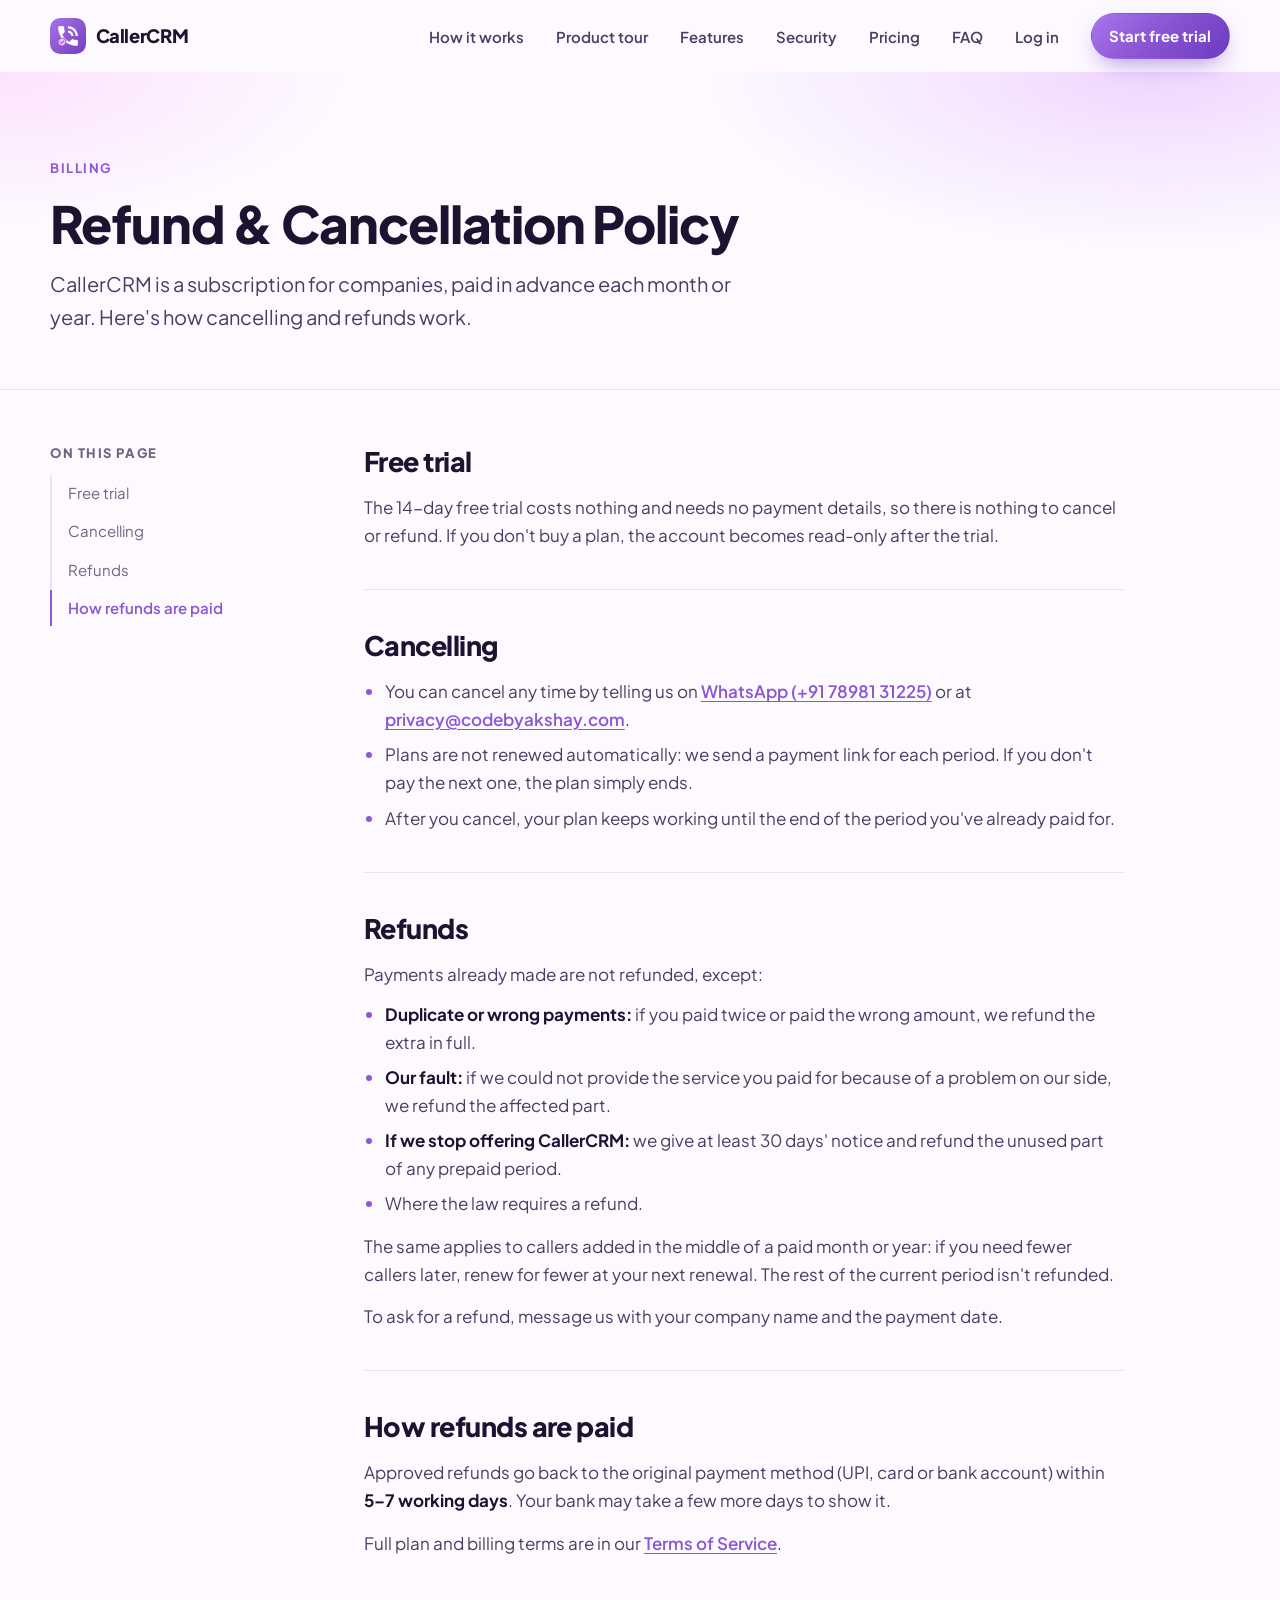
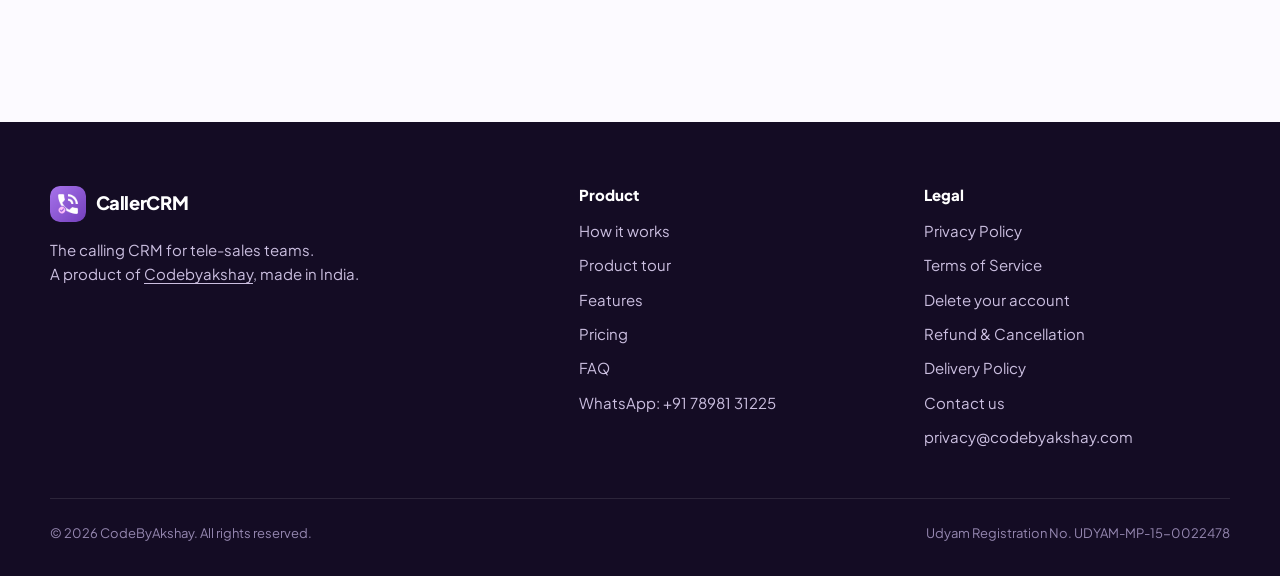
<file: refunds/index.html>
<!doctype html>
<html lang="en">
<head>
  <meta charset="utf-8">
  <meta name="viewport" content="width=device-width, initial-scale=1">
  <title>Refund &amp; Cancellation Policy — CallerCRM</title>
  <meta name="description" content="How cancellation and refunds work for CallerCRM plans.">
  <link rel="canonical" href="https://callercrm.codebyakshay.com/refunds/">
  <meta name="theme-color" content="#8c56d4">
  <link rel="icon" type="image/png" sizes="32x32" href="/assets/img/favicon-32.png">
  <link rel="apple-touch-icon" href="/assets/img/apple-touch-icon.png">

  <link rel="preconnect" href="https://fonts.googleapis.com">
  <link rel="preconnect" href="https://fonts.gstatic.com" crossorigin>
  <link rel="stylesheet" href="https://fonts.googleapis.com/css2?family=Plus+Jakarta+Sans:wght@400;500;600;700;800&display=swap">

  <link rel="stylesheet" href="/assets/css/tokens.css">
  <link rel="stylesheet" href="/assets/css/base.css">
  <link rel="stylesheet" href="/assets/css/components.css">
  <link rel="stylesheet" href="/assets/css/legal.css">

  <script>document.documentElement.classList.add("js");</script>
  <script src="/assets/js/main.js" defer></script>
</head>
<body>
  <a class="skip-link" href="#main">Skip to content</a>

  <header class="site-header">
    <nav class="container nav" aria-label="Main">
      <a class="brand" href="/">
        <img src="/assets/img/icon-192.png" alt="" width="36" height="36">
        CallerCRM
      </a>
      <button class="nav-toggle" type="button" aria-expanded="false" aria-controls="nav-menu" aria-label="Open menu"><span></span></button>
      <div class="nav-menu" id="nav-menu">
        <ul class="nav-links">
          <li><a href="/#how">How it works</a></li>
          <li><a href="/#tour">Product tour</a></li>
          <li><a href="/#features">Features</a></li>
          <li><a href="/#security">Security</a></li>
          <li><a href="/#pricing">Pricing</a></li>
          <li><a href="/#faq">FAQ</a></li>
          <li><a href="/account/">Log in</a></li>
        </ul>
        <a class="btn btn-primary btn-sm" href="/account/?mode=signup">Start free trial</a>
      </div>
    </nav>
  </header>

  <main id="main">
    <div class="legal-hero">
      <div class="container">
        <span class="eyebrow" data-rise>Billing</span>
        <h1 data-rise style="--delay:.06s">Refund &amp; Cancellation Policy</h1>
        <p data-rise style="--delay:.12s">CallerCRM is a subscription for companies, paid in advance each month or year. Here's how cancelling and refunds work.</p>
      </div>
    </div>

    <div class="container legal-layout">
      <aside class="toc" aria-label="On this page">
        <h2>On this page</h2>
        <ol>
          <li><a href="#trial">Free trial</a></li>
          <li><a href="#cancel">Cancelling</a></li>
          <li><a href="#refunds">Refunds</a></li>
          <li><a href="#how">How refunds are paid</a></li>
        </ol>
      </aside>

      <article class="prose">
        <section id="trial">
          <h2>Free trial</h2>
          <p>The 14-day free trial costs nothing and needs no payment details, so there is nothing to cancel or refund. If you don't buy a plan, the account becomes read-only after the trial.</p>
        </section>

        <section id="cancel">
          <h2>Cancelling</h2>
          <ul>
            <li>You can cancel any time by telling us on <a href="https://wa.me/917898131225" target="_blank" rel="noopener">WhatsApp (+91 78981 31225)</a> or at <a href="mailto:privacy@codebyakshay.com">privacy@codebyakshay.com</a>.</li>
            <li>Plans are not renewed automatically: we send a payment link for each period. If you don't pay the next one, the plan simply ends.</li>
            <li>After you cancel, your plan keeps working until the end of the period you've already paid for.</li>
          </ul>
        </section>

        <section id="refunds">
          <h2>Refunds</h2>
          <p>Payments already made are not refunded, except:</p>
          <ul>
            <li><strong>Duplicate or wrong payments:</strong> if you paid twice or paid the wrong amount, we refund the extra in full.</li>
            <li><strong>Our fault:</strong> if we could not provide the service you paid for because of a problem on our side, we refund the affected part.</li>
            <li><strong>If we stop offering CallerCRM:</strong> we give at least 30 days' notice and refund the unused part of any prepaid period.</li>
            <li>Where the law requires a refund.</li>
          </ul>
          <p>The same applies to callers added in the middle of a paid month or year: if you need fewer callers later, renew for fewer at your next renewal. The rest of the current period isn't refunded.</p>
          <p>To ask for a refund, message us with your company name and the payment date.</p>
        </section>

        <section id="how">
          <h2>How refunds are paid</h2>
          <p>Approved refunds go back to the original payment method (UPI, card or bank account) within <strong>5–7 working days</strong>. Your bank may take a few more days to show it.</p>
          <p>Full plan and billing terms are in our <a href="/terms/#billing">Terms of Service</a>.</p>
        </section>
      </article>
    </div>
  </main>

  <footer class="site-footer">
    <div class="container">
      <div class="footer-grid">
        <div>
          <a class="brand" href="/"><img src="/assets/img/icon-192.png" alt="" width="36" height="36">CallerCRM</a>
          <p>The calling CRM for tele-sales teams.<br>A product of <a href="https://codebyakshay.com">Codebyakshay</a>, made in India.</p>
        </div>
        <div>
          <h4>Product</h4>
          <ul>
            <li><a href="/#how">How it works</a></li>
            <li><a href="/#tour">Product tour</a></li>
            <li><a href="/#features">Features</a></li>
            <li><a href="/#pricing">Pricing</a></li>
            <li><a href="/#faq">FAQ</a></li>
            <li><a href="https://wa.me/917898131225?text=Hi%2C%20I%27d%20like%20to%20start%20a%20CallerCRM%20free%20trial.%0ACompany%3A%20%0ANumber%20of%20callers%3A%20" target="_blank" rel="noopener">WhatsApp: +91 78981 31225</a></li>
          </ul>
        </div>
        <div>
          <h4>Legal</h4>
          <ul>
            <li><a href="/privacy/">Privacy Policy</a></li>
            <li><a href="/terms/">Terms of Service</a></li>
            <li><a href="/delete-account/">Delete your account</a></li>
            <li><a href="/refunds/" aria-current="page">Refund &amp; Cancellation</a></li>
            <li><a href="/delivery/">Delivery Policy</a></li>
            <li><a href="/contact/">Contact us</a></li>
            <li><a href="mailto:privacy@codebyakshay.com">privacy@codebyakshay.com</a></li>
          </ul>
        </div>
      </div>
      <div class="footer-bottom">
        <span>© <span data-year>2026</span> CodeByAkshay. All rights reserved.</span>
        <span>Udyam Registration No. UDYAM-MP-15-0022478</span>
      </div>
    </div>
  </footer>
</body>
</html>
</file>
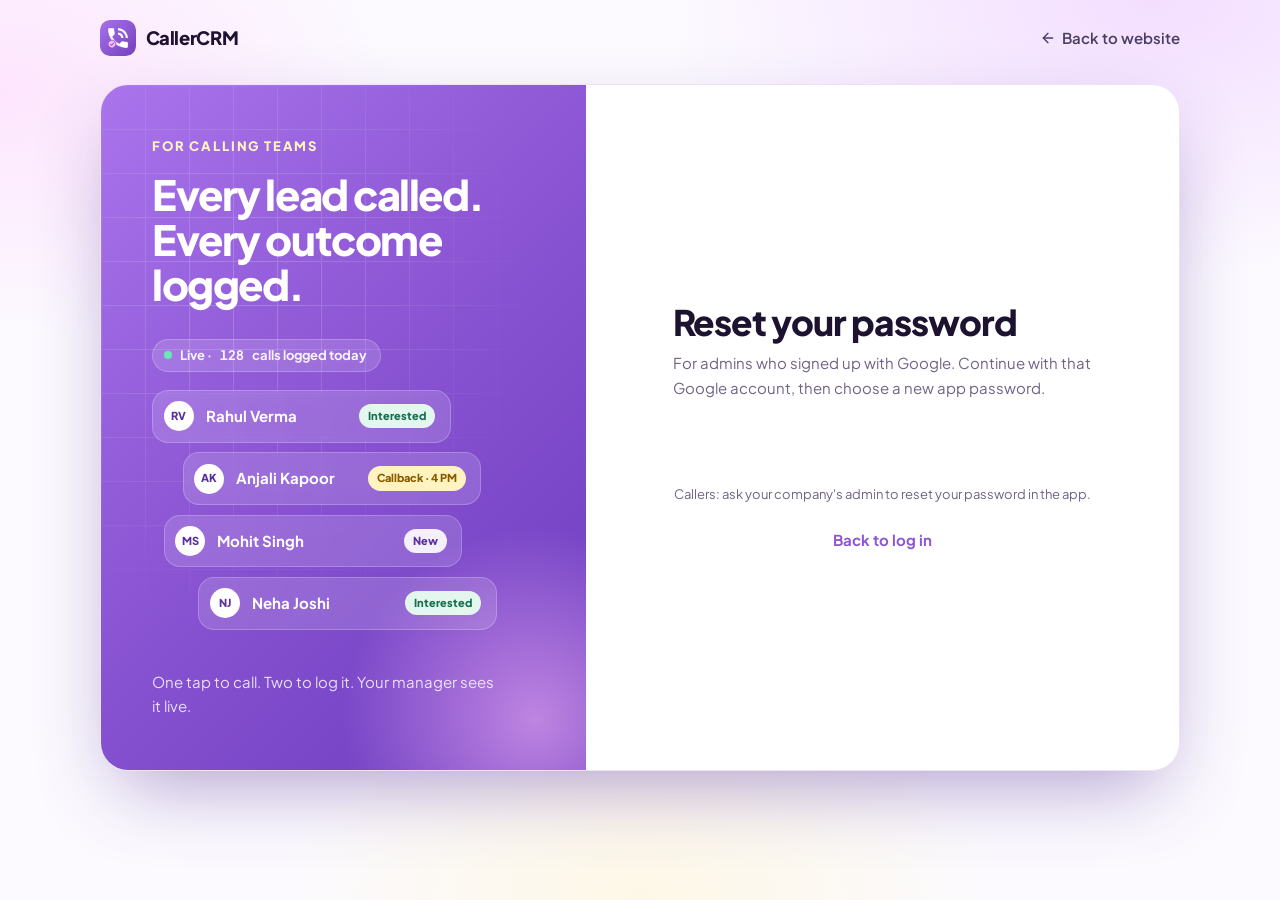
<file: reset-password/index.html>
<!doctype html>
<html lang="en">
<head>
  <meta charset="utf-8">
  <title>CallerCRM</title>
  <meta name="robots" content="noindex">
  <link rel="canonical" href="https://callercrm.codebyakshay.com/account/">
  <meta http-equiv="refresh" content="0; url=/account/?mode=reset">
  <script>location.replace("/account/?mode=reset" + (location.search ? "&" + location.search.slice(1) : ""));</script>
</head>
<body><p><a href="/account/?mode=reset">Continue to your CallerCRM account</a></p></body>
</html>
</file>
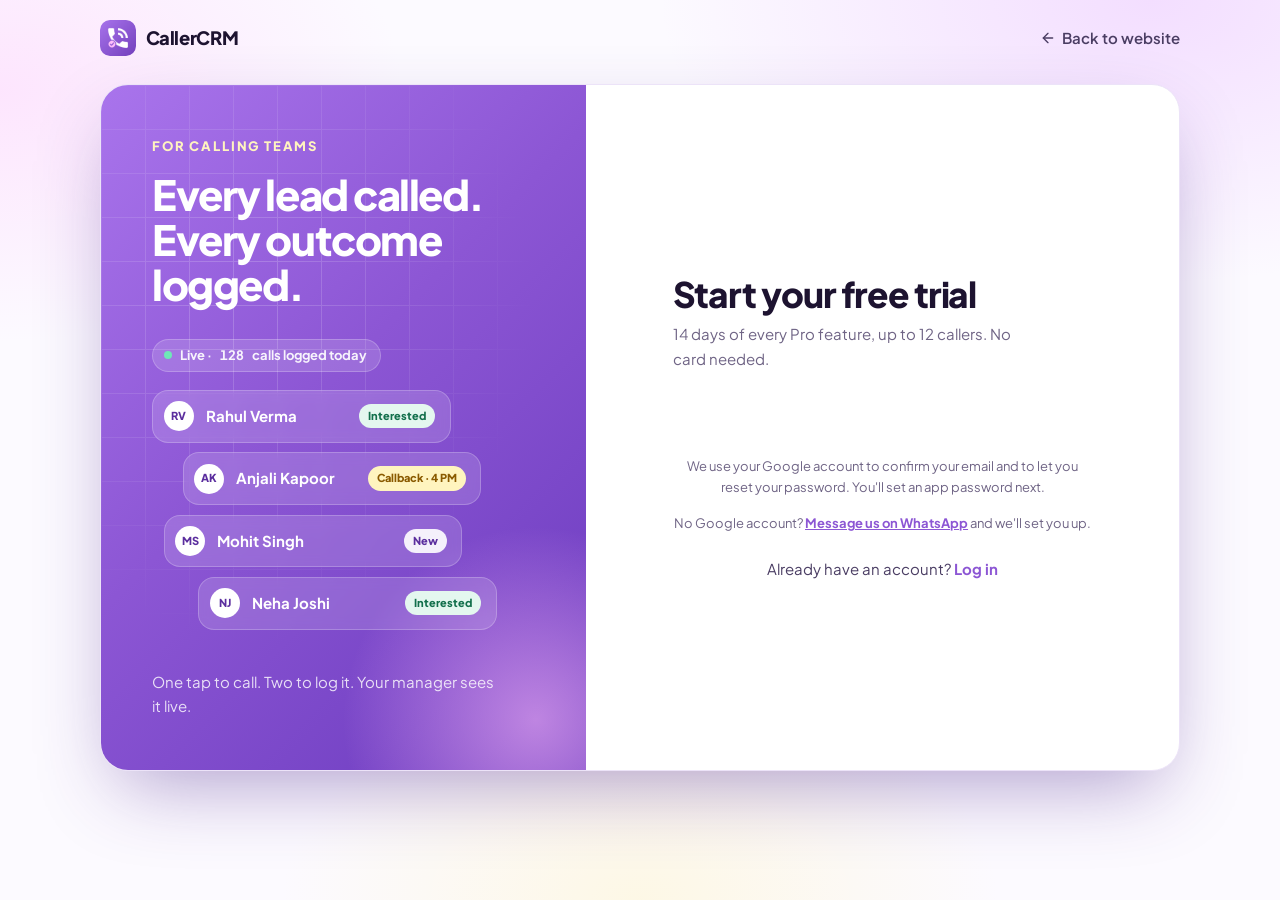
<file: signup/index.html>
<!doctype html>
<html lang="en">
<head>
  <meta charset="utf-8">
  <title>CallerCRM</title>
  <meta name="robots" content="noindex">
  <link rel="canonical" href="https://callercrm.codebyakshay.com/account/">
  <meta http-equiv="refresh" content="0; url=/account/?mode=signup">
  <script>location.replace("/account/?mode=signup" + (location.search ? "&" + location.search.slice(1) : ""));</script>
</head>
<body><p><a href="/account/?mode=signup">Continue to your CallerCRM account</a></p></body>
</html>
</file>
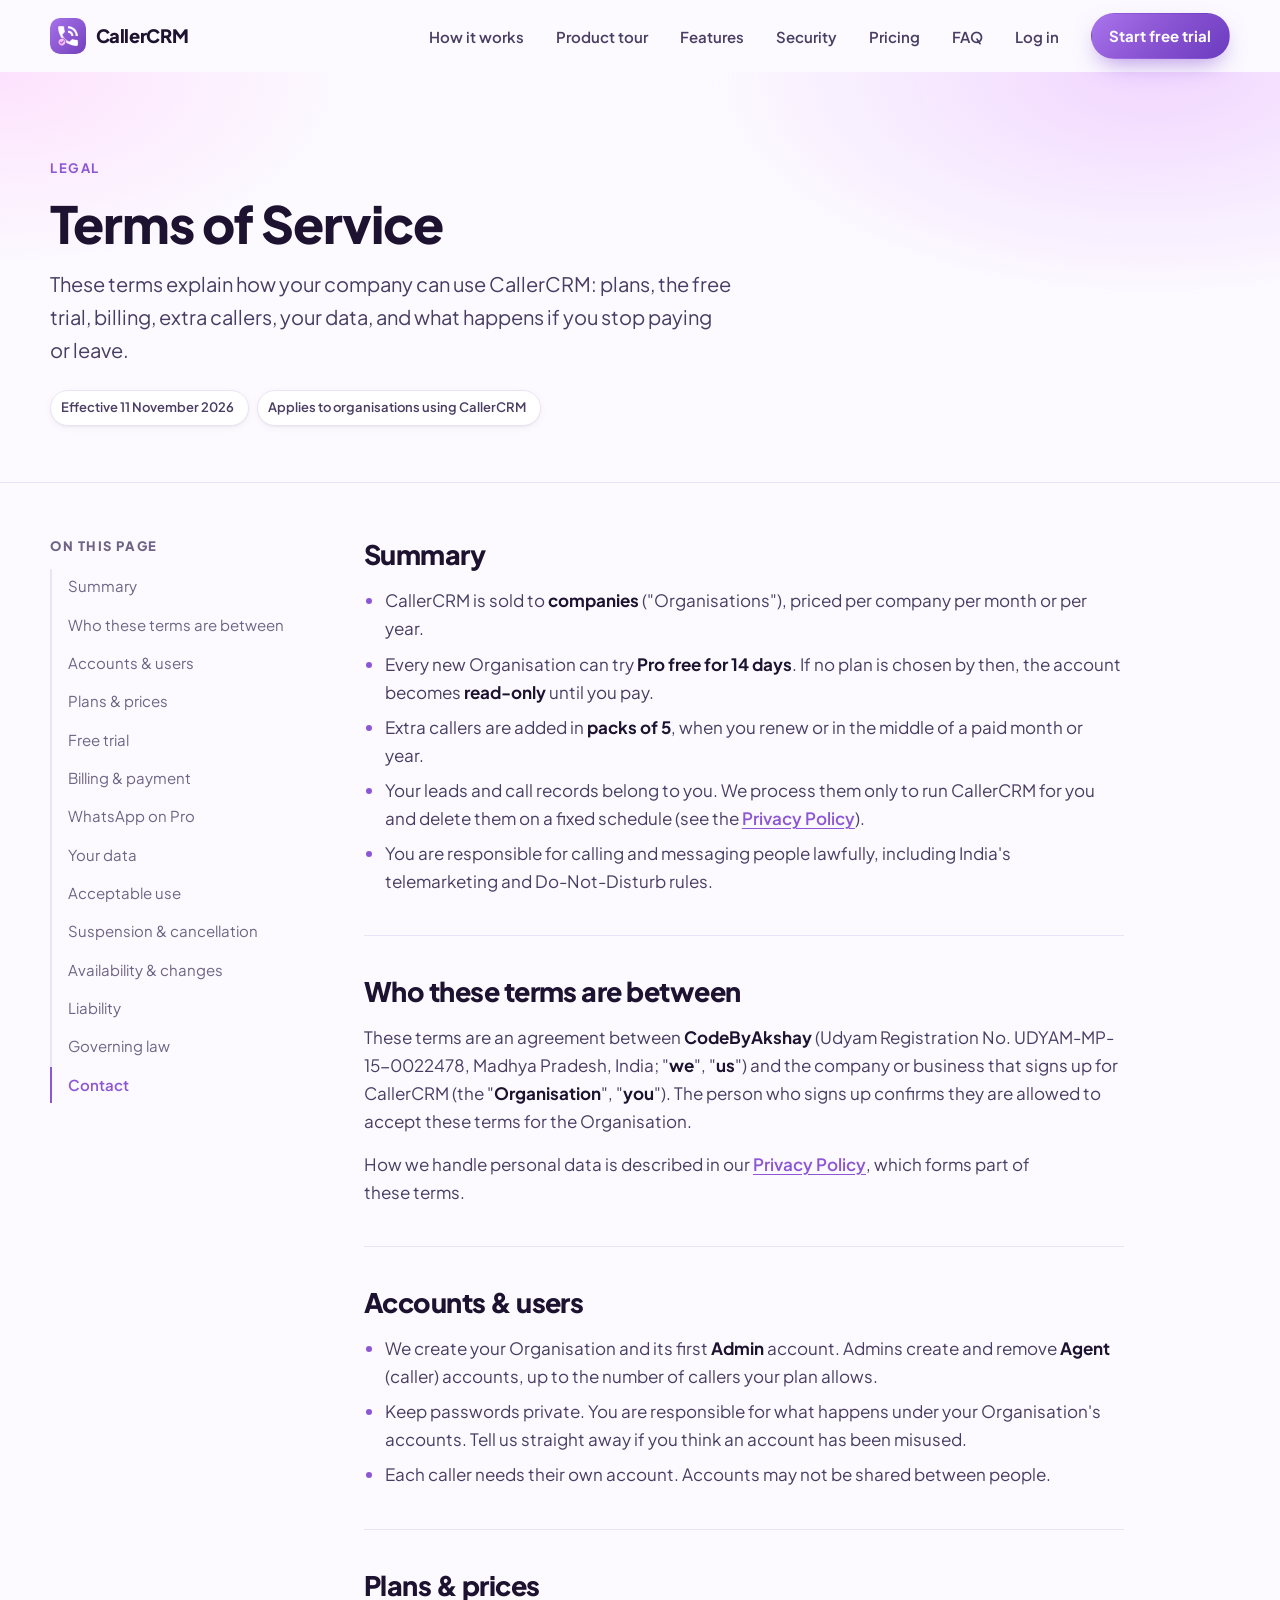
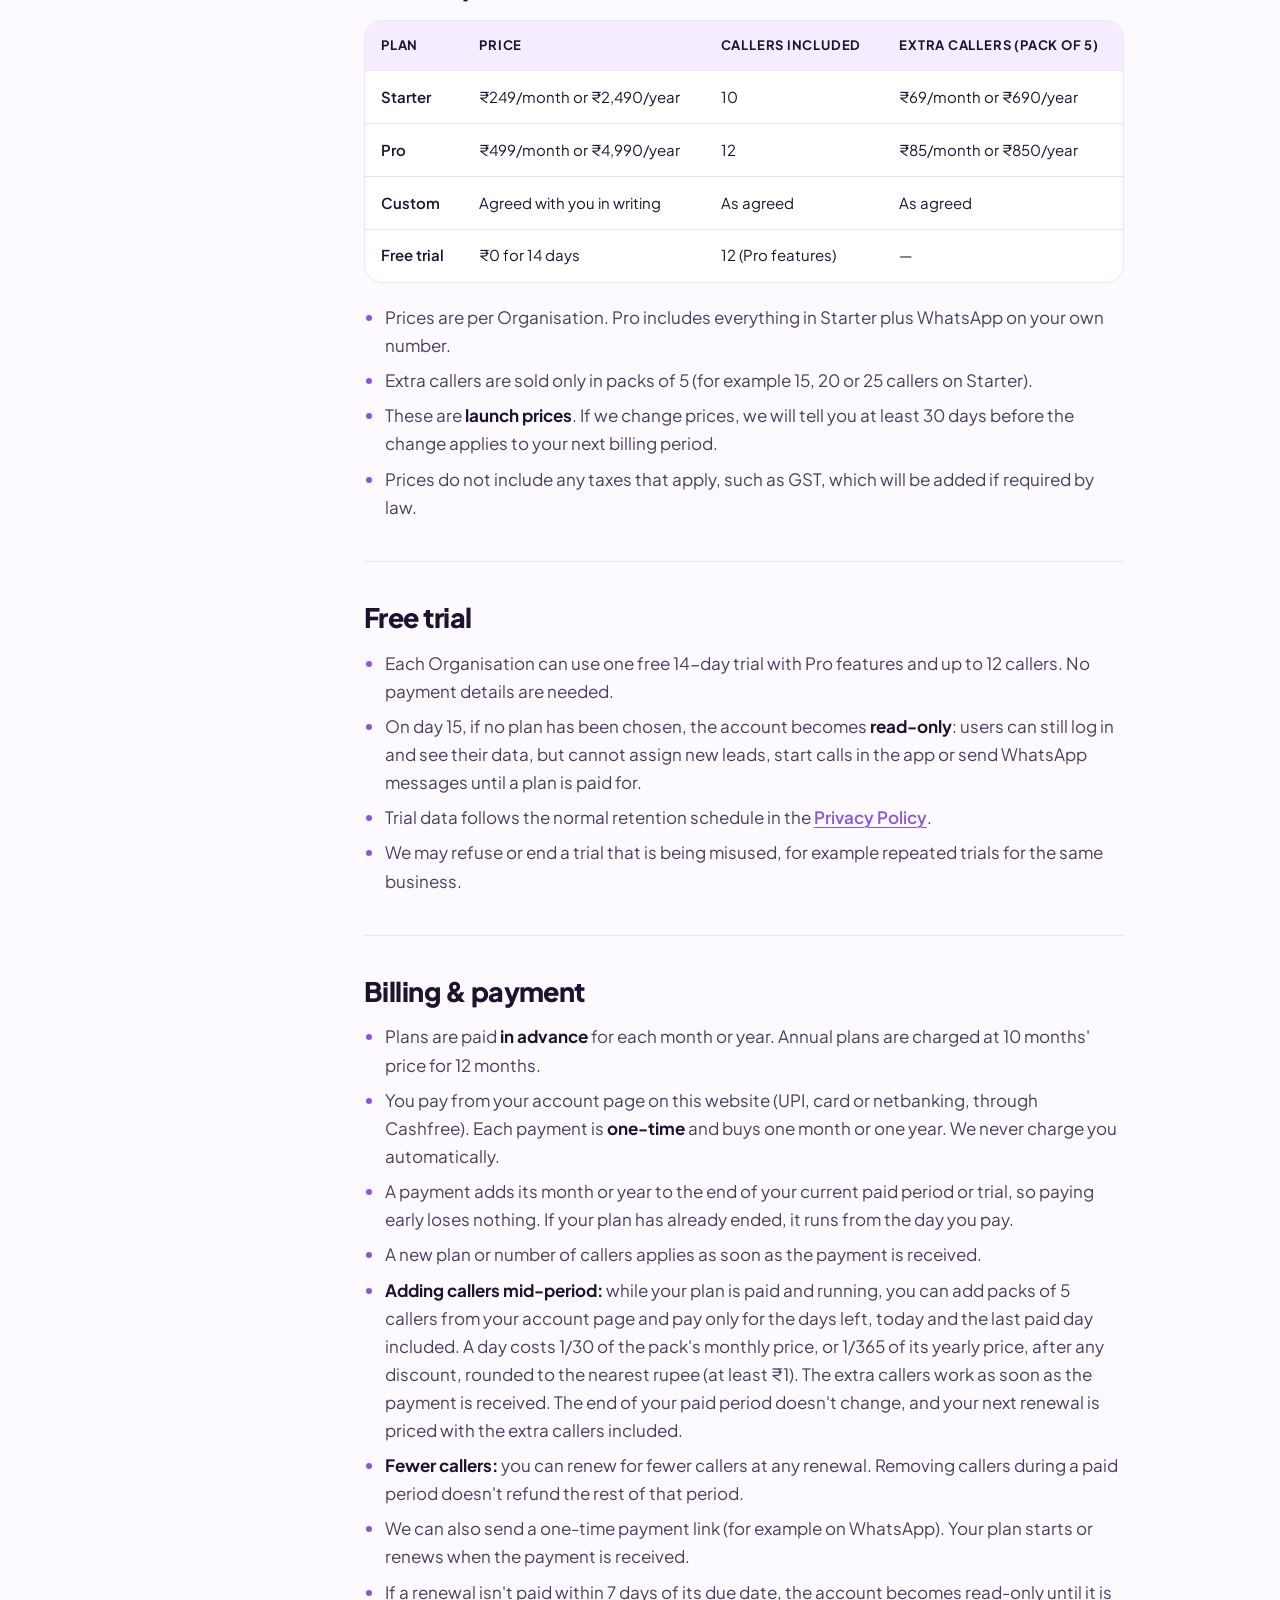
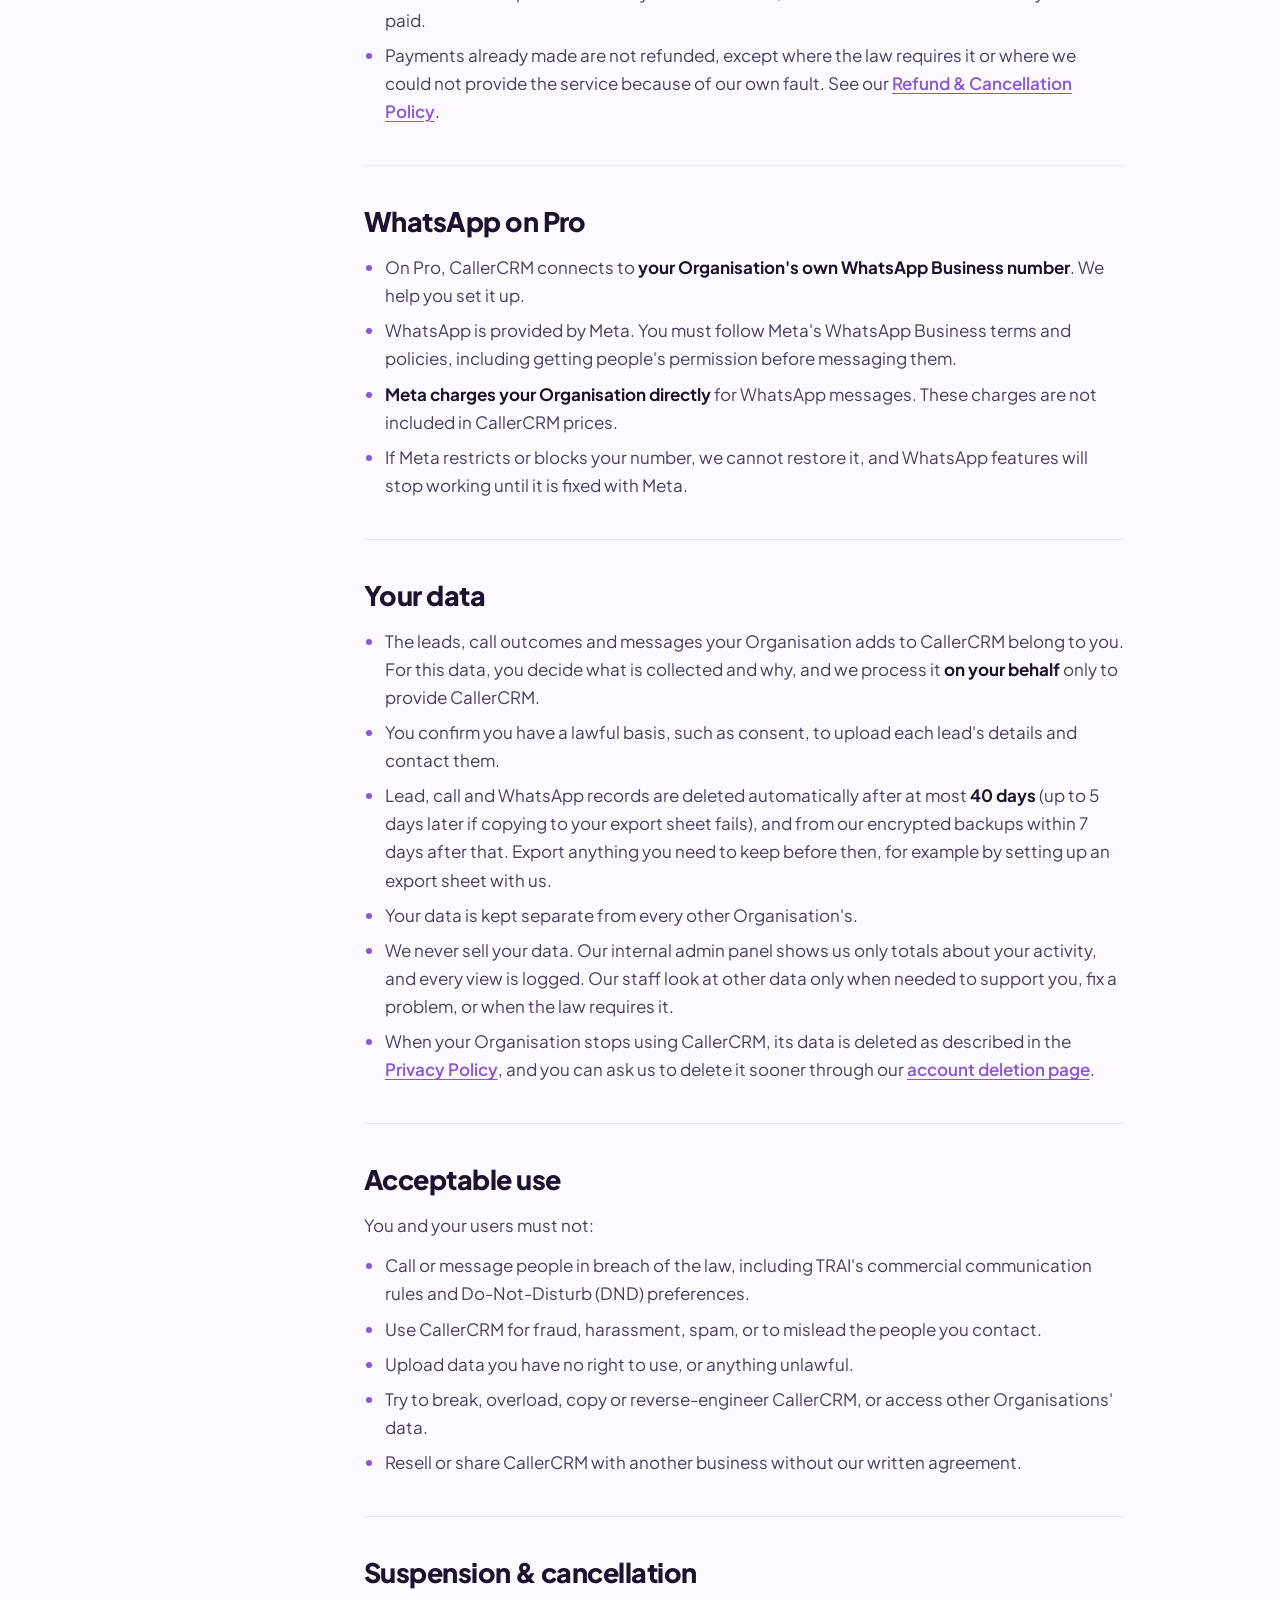
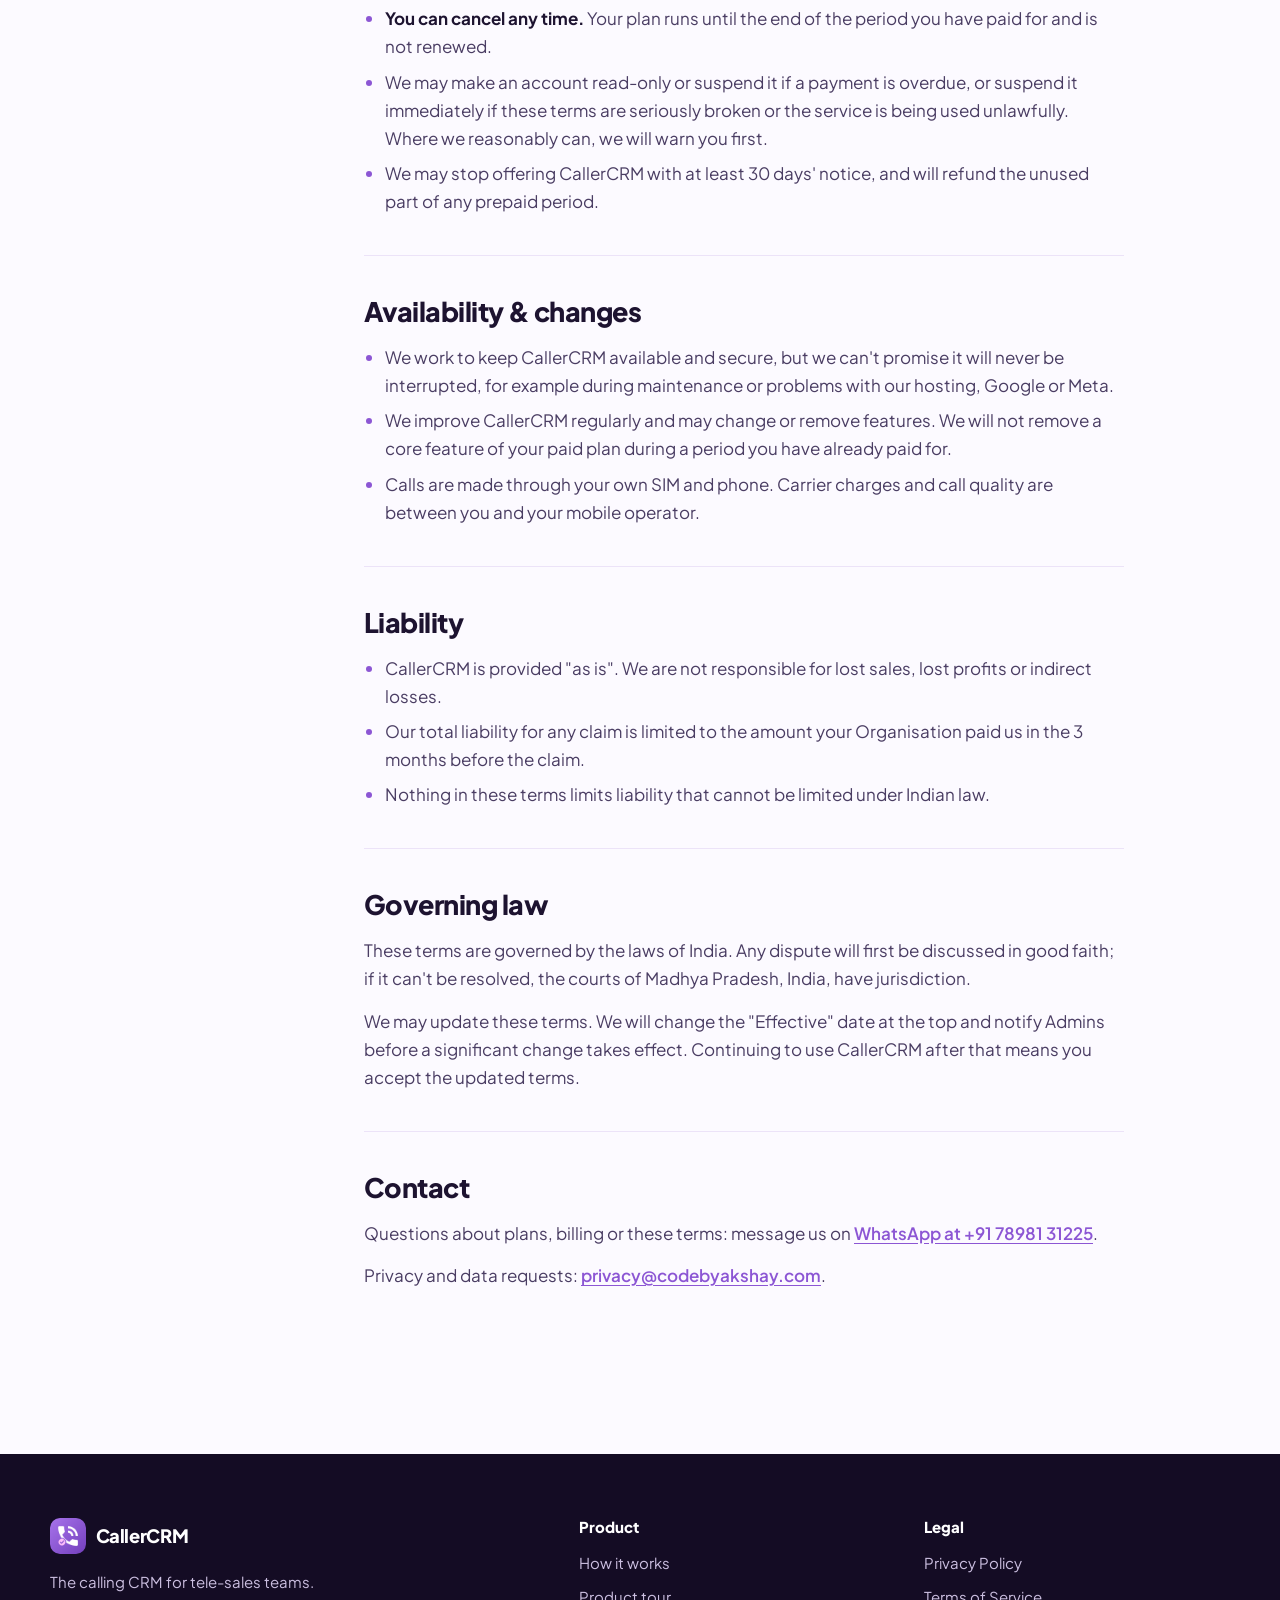
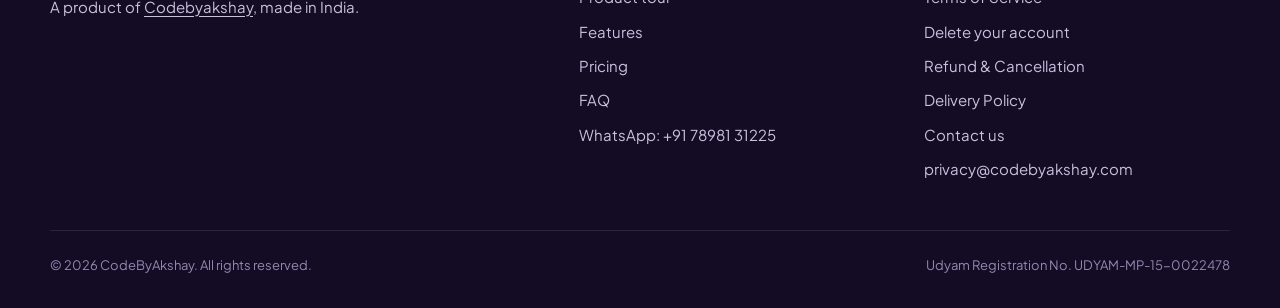
<file: terms/index.html>
<!doctype html>
<html lang="en">
<head>
  <meta charset="utf-8">
  <meta name="viewport" content="width=device-width, initial-scale=1">
  <title>Terms of Service — CallerCRM</title>
  <meta name="description" content="The terms for using CallerCRM: plans, free trial, billing, extra callers, data, acceptable use and cancellation.">
  <link rel="canonical" href="https://callercrm.codebyakshay.com/terms/">
  <meta name="theme-color" content="#8c56d4">
  <link rel="icon" type="image/png" sizes="32x32" href="/assets/img/favicon-32.png">
  <link rel="apple-touch-icon" href="/assets/img/apple-touch-icon.png">

  <link rel="preconnect" href="https://fonts.googleapis.com">
  <link rel="preconnect" href="https://fonts.gstatic.com" crossorigin>
  <link rel="stylesheet" href="https://fonts.googleapis.com/css2?family=Plus+Jakarta+Sans:wght@400;500;600;700;800&display=swap">

  <link rel="stylesheet" href="/assets/css/tokens.css">
  <link rel="stylesheet" href="/assets/css/base.css">
  <link rel="stylesheet" href="/assets/css/components.css">
  <link rel="stylesheet" href="/assets/css/legal.css">

  <script>document.documentElement.classList.add("js");</script>
  <script src="/assets/js/main.js" defer></script>
</head>
<body>
  <a class="skip-link" href="#main">Skip to content</a>

  <header class="site-header">
    <nav class="container nav" aria-label="Main">
      <a class="brand" href="/">
        <img src="/assets/img/icon-192.png" alt="" width="36" height="36">
        CallerCRM
      </a>
      <button class="nav-toggle" type="button" aria-expanded="false" aria-controls="nav-menu" aria-label="Open menu"><span></span></button>
      <div class="nav-menu" id="nav-menu">
        <ul class="nav-links">
          <li><a href="/#how">How it works</a></li>
          <li><a href="/#tour">Product tour</a></li>
          <li><a href="/#features">Features</a></li>
          <li><a href="/#security">Security</a></li>
          <li><a href="/#pricing">Pricing</a></li>
          <li><a href="/#faq">FAQ</a></li>
          <li><a href="/account/">Log in</a></li>
        </ul>
        <a class="btn btn-primary btn-sm" href="/account/?mode=signup">Start free trial</a>
      </div>
    </nav>
  </header>

  <main id="main">
    <div class="legal-hero">
      <div class="container">
        <span class="eyebrow" data-rise>Legal</span>
        <h1 data-rise style="--delay:.06s">Terms of Service</h1>
        <p data-rise style="--delay:.12s">These terms explain how your company can use CallerCRM: plans, the free trial, billing, extra callers, your data, and what happens if you stop paying or leave.</p>
        <div class="legal-meta" data-rise style="--delay:.18s">
          <span class="pill">Effective 11 November 2026</span>
          <span class="pill">Applies to organisations using CallerCRM</span>
        </div>
      </div>
    </div>

    <div class="container legal-layout">
      <aside class="toc" aria-label="On this page">
        <h2>On this page</h2>
        <ol>
          <li><a href="#summary">Summary</a></li>
          <li><a href="#who">Who these terms are between</a></li>
          <li><a href="#accounts">Accounts &amp; users</a></li>
          <li><a href="#plans">Plans &amp; prices</a></li>
          <li><a href="#trial">Free trial</a></li>
          <li><a href="#billing">Billing &amp; payment</a></li>
          <li><a href="#whatsapp">WhatsApp on Pro</a></li>
          <li><a href="#data">Your data</a></li>
          <li><a href="#use">Acceptable use</a></li>
          <li><a href="#suspension">Suspension &amp; cancellation</a></li>
          <li><a href="#availability">Availability &amp; changes</a></li>
          <li><a href="#liability">Liability</a></li>
          <li><a href="#law">Governing law</a></li>
          <li><a href="#contact">Contact</a></li>
        </ol>
      </aside>

      <article class="prose">
        <section id="summary">
          <h2>Summary</h2>
          <ul>
            <li>CallerCRM is sold to <strong>companies</strong> ("Organisations"), priced per company per month or per year.</li>
            <li>Every new Organisation can try <strong>Pro free for 14 days</strong>. If no plan is chosen by then, the account becomes <strong>read-only</strong> until you pay.</li>
            <li>Extra callers are added in <strong>packs of 5</strong>, when you renew or in the middle of a paid month or year.</li>
            <li>Your leads and call records belong to you. We process them only to run CallerCRM for you and delete them on a fixed schedule (see the <a href="/privacy/">Privacy Policy</a>).</li>
            <li>You are responsible for calling and messaging people lawfully, including India's telemarketing and Do-Not-Disturb rules.</li>
          </ul>
        </section>

        <section id="who">
          <h2>Who these terms are between</h2>
          <p>These terms are an agreement between <strong>CodeByAkshay</strong> (Udyam Registration No. UDYAM-MP-15-0022478, Madhya Pradesh, India; "<strong>we</strong>", "<strong>us</strong>") and the company or business that signs up for CallerCRM (the "<strong>Organisation</strong>", "<strong>you</strong>"). The person who signs up confirms they are allowed to accept these terms for the Organisation.</p>
          <p>How we handle personal data is described in our <a href="/privacy/">Privacy Policy</a>, which forms part of these terms.</p>
        </section>

        <section id="accounts">
          <h2>Accounts &amp; users</h2>
          <ul>
            <li>We create your Organisation and its first <strong>Admin</strong> account. Admins create and remove <strong>Agent</strong> (caller) accounts, up to the number of callers your plan allows.</li>
            <li>Keep passwords private. You are responsible for what happens under your Organisation's accounts. Tell us straight away if you think an account has been misused.</li>
            <li>Each caller needs their own account. Accounts may not be shared between people.</li>
          </ul>
        </section>

        <section id="plans">
          <h2>Plans &amp; prices</h2>
          <div class="table-wrap">
            <table>
              <thead><tr><th>Plan</th><th>Price</th><th>Callers included</th><th>Extra callers (pack of 5)</th></tr></thead>
              <tbody>
                <tr><td>Starter</td><td>₹249/month or ₹2,490/year</td><td>10</td><td>₹69/month or ₹690/year</td></tr>
                <tr><td>Pro</td><td>₹499/month or ₹4,990/year</td><td>12</td><td>₹85/month or ₹850/year</td></tr>
                <tr><td>Custom</td><td>Agreed with you in writing</td><td>As agreed</td><td>As agreed</td></tr>
                <tr><td>Free trial</td><td>₹0 for 14 days</td><td>12 (Pro features)</td><td>—</td></tr>
              </tbody>
            </table>
          </div>
          <ul>
            <li>Prices are per Organisation. Pro includes everything in Starter plus WhatsApp on your own number.</li>
            <li>Extra callers are sold only in packs of 5 (for example 15, 20 or 25 callers on Starter).</li>
            <li>These are <strong>launch prices</strong>. If we change prices, we will tell you at least 30 days before the change applies to your next billing period.</li>
            <li>Prices do not include any taxes that apply, such as GST, which will be added if required by law.</li>
          </ul>
        </section>

        <section id="trial">
          <h2>Free trial</h2>
          <ul>
            <li>Each Organisation can use one free 14-day trial with Pro features and up to 12 callers. No payment details are needed.</li>
            <li>On day 15, if no plan has been chosen, the account becomes <strong>read-only</strong>: users can still log in and see their data, but cannot assign new leads, start calls in the app or send WhatsApp messages until a plan is paid for.</li>
            <li>Trial data follows the normal retention schedule in the <a href="/privacy/#retention">Privacy Policy</a>.</li>
            <li>We may refuse or end a trial that is being misused, for example repeated trials for the same business.</li>
          </ul>
        </section>

        <section id="billing">
          <h2>Billing &amp; payment</h2>
          <ul>
            <li>Plans are paid <strong>in advance</strong> for each month or year. Annual plans are charged at 10 months' price for 12 months.</li>
            <li>You pay from your account page on this website (UPI, card or netbanking, through Cashfree). Each payment is <strong>one-time</strong> and buys one month or one year. We never charge you automatically.</li>
            <li>A payment adds its month or year to the end of your current paid period or trial, so paying early loses nothing. If your plan has already ended, it runs from the day you pay.</li>
            <li>A new plan or number of callers applies as soon as the payment is received.</li>
            <li><strong>Adding callers mid-period:</strong> while your plan is paid and running, you can add packs of 5 callers from your account page and pay only for the days left, today and the last paid day included. A day costs 1/30 of the pack's monthly price, or 1/365 of its yearly price, after any discount, rounded to the nearest rupee (at least ₹1). The extra callers work as soon as the payment is received. The end of your paid period doesn't change, and your next renewal is priced with the extra callers included.</li>
            <li><strong>Fewer callers:</strong> you can renew for fewer callers at any renewal. Removing callers during a paid period doesn't refund the rest of that period.</li>
            <li>We can also send a one-time payment link (for example on WhatsApp). Your plan starts or renews when the payment is received.</li>
            <li>If a renewal isn't paid within 7 days of its due date, the account becomes read-only until it is paid.</li>
            <li>Payments already made are not refunded, except where the law requires it or where we could not provide the service because of our own fault. See our <a href="/refunds/">Refund &amp; Cancellation Policy</a>.</li>
          </ul>
        </section>

        <section id="whatsapp">
          <h2>WhatsApp on Pro</h2>
          <ul>
            <li>On Pro, CallerCRM connects to <strong>your Organisation's own WhatsApp Business number</strong>. We help you set it up.</li>
            <li>WhatsApp is provided by Meta. You must follow Meta's WhatsApp Business terms and policies, including getting people's permission before messaging them.</li>
            <li><strong>Meta charges your Organisation directly</strong> for WhatsApp messages. These charges are not included in CallerCRM prices.</li>
            <li>If Meta restricts or blocks your number, we cannot restore it, and WhatsApp features will stop working until it is fixed with Meta.</li>
          </ul>
        </section>

        <section id="data">
          <h2>Your data</h2>
          <ul>
            <li>The leads, call outcomes and messages your Organisation adds to CallerCRM belong to you. For this data, you decide what is collected and why, and we process it <strong>on your behalf</strong> only to provide CallerCRM.</li>
            <li>You confirm you have a lawful basis, such as consent, to upload each lead's details and contact them.</li>
            <li>Lead, call and WhatsApp records are deleted automatically after at most <strong>40 days</strong> (up to 5 days later if copying to your export sheet fails), and from our encrypted backups within 7 days after that. Export anything you need to keep before then, for example by setting up an export sheet with us.</li>
            <li>Your data is kept separate from every other Organisation's.</li>
            <li>We never sell your data. Our internal admin panel shows us only totals about your activity, and every view is logged. Our staff look at other data only when needed to support you, fix a problem, or when the law requires it.</li>
            <li>When your Organisation stops using CallerCRM, its data is deleted as described in the <a href="/privacy/">Privacy Policy</a>, and you can ask us to delete it sooner through our <a href="/delete-account/">account deletion page</a>.</li>
          </ul>
        </section>

        <section id="use">
          <h2>Acceptable use</h2>
          <p>You and your users must not:</p>
          <ul>
            <li>Call or message people in breach of the law, including TRAI's commercial communication rules and Do-Not-Disturb (DND) preferences.</li>
            <li>Use CallerCRM for fraud, harassment, spam, or to mislead the people you contact.</li>
            <li>Upload data you have no right to use, or anything unlawful.</li>
            <li>Try to break, overload, copy or reverse-engineer CallerCRM, or access other Organisations' data.</li>
            <li>Resell or share CallerCRM with another business without our written agreement.</li>
          </ul>
        </section>

        <section id="suspension">
          <h2>Suspension &amp; cancellation</h2>
          <ul>
            <li><strong>You can cancel any time.</strong> Your plan runs until the end of the period you have paid for and is not renewed.</li>
            <li>We may make an account read-only or suspend it if a payment is overdue, or suspend it immediately if these terms are seriously broken or the service is being used unlawfully. Where we reasonably can, we will warn you first.</li>
            <li>We may stop offering CallerCRM with at least 30 days' notice, and will refund the unused part of any prepaid period.</li>
          </ul>
        </section>

        <section id="availability">
          <h2>Availability &amp; changes</h2>
          <ul>
            <li>We work to keep CallerCRM available and secure, but we can't promise it will never be interrupted, for example during maintenance or problems with our hosting, Google or Meta.</li>
            <li>We improve CallerCRM regularly and may change or remove features. We will not remove a core feature of your paid plan during a period you have already paid for.</li>
            <li>Calls are made through your own SIM and phone. Carrier charges and call quality are between you and your mobile operator.</li>
          </ul>
        </section>

        <section id="liability">
          <h2>Liability</h2>
          <ul>
            <li>CallerCRM is provided "as is". We are not responsible for lost sales, lost profits or indirect losses.</li>
            <li>Our total liability for any claim is limited to the amount your Organisation paid us in the 3 months before the claim.</li>
            <li>Nothing in these terms limits liability that cannot be limited under Indian law.</li>
          </ul>
        </section>

        <section id="law">
          <h2>Governing law</h2>
          <p>These terms are governed by the laws of India. Any dispute will first be discussed in good faith; if it can't be resolved, the courts of Madhya Pradesh, India, have jurisdiction.</p>
          <p>We may update these terms. We will change the "Effective" date at the top and notify Admins before a significant change takes effect. Continuing to use CallerCRM after that means you accept the updated terms.</p>
        </section>

        <section id="contact">
          <h2>Contact</h2>
          <p>Questions about plans, billing or these terms: message us on <a href="https://wa.me/917898131225?text=Hi%2C%20I%27d%20like%20to%20start%20a%20CallerCRM%20free%20trial.%0ACompany%3A%20%0ANumber%20of%20callers%3A%20" target="_blank" rel="noopener">WhatsApp at +91 78981 31225</a>.</p>
          <p>Privacy and data requests: <a href="mailto:privacy@codebyakshay.com">privacy@codebyakshay.com</a>.</p>
        </section>
      </article>
    </div>
  </main>

  <footer class="site-footer">
    <div class="container">
      <div class="footer-grid">
        <div>
          <a class="brand" href="/"><img src="/assets/img/icon-192.png" alt="" width="36" height="36">CallerCRM</a>
          <p>The calling CRM for tele-sales teams.<br>A product of <a href="https://codebyakshay.com">Codebyakshay</a>, made in India.</p>
        </div>
        <div>
          <h4>Product</h4>
          <ul>
            <li><a href="/#how">How it works</a></li>
            <li><a href="/#tour">Product tour</a></li>
            <li><a href="/#features">Features</a></li>
            <li><a href="/#pricing">Pricing</a></li>
            <li><a href="/#faq">FAQ</a></li>
            <li><a href="https://wa.me/917898131225?text=Hi%2C%20I%27d%20like%20to%20start%20a%20CallerCRM%20free%20trial.%0ACompany%3A%20%0ANumber%20of%20callers%3A%20" target="_blank" rel="noopener">WhatsApp: +91 78981 31225</a></li>
          </ul>
        </div>
        <div>
          <h4>Legal</h4>
          <ul>
            <li><a href="/privacy/">Privacy Policy</a></li>
            <li><a href="/terms/" aria-current="page">Terms of Service</a></li>
            <li><a href="/delete-account/">Delete your account</a></li>
            <li><a href="/refunds/">Refund &amp; Cancellation</a></li>
            <li><a href="/delivery/">Delivery Policy</a></li>
            <li><a href="/contact/">Contact us</a></li>
            <li><a href="mailto:privacy@codebyakshay.com">privacy@codebyakshay.com</a></li>
          </ul>
        </div>
      </div>
      <div class="footer-bottom">
        <span>© <span data-year>2026</span> CodeByAkshay. All rights reserved.</span>
        <span>Udyam Registration No. UDYAM-MP-15-0022478</span>
      </div>
    </div>
  </footer>
</body>
</html>
</file>
<file: assets/css/tokens.css>
/* Design tokens — the only place colours, spacing and type sizes are defined.
   Brand colours match the app (src/styles/tokens.ts → brandPalette). */
:root {
  /* Brand */
  --purple: #8c56d4;
  --purple-dark: #7440bd;
  --purple-deep: #5b2e9e;
  --lavender: #dc95ff;
  --pink: #ffbefb;
  --cream: #fff4bf;

  /* Surfaces & text */
  --bg: #fcfaff;
  --bg-soft: #f5edff;
  --surface: #ffffff;
  --ink: #1d1330;
  --ink-soft: #4a3d63;
  --muted: #6f6485;
  --line: #ece3f8;
  --night: #140c24;
  --night-2: #1f1436;

  /* Status (used in the app mockup) */
  --green: #1fb57a;
  --amber: #f0a92e;
  --red: #e5566b;

  --grad-brand: linear-gradient(135deg, #a974ec 0%, #8c56d4 45%, #6b3bbf 100%);
  --grad-text: linear-gradient(100deg, #8c56d4 0%, #c56ff0 50%, #f28ad8 100%);

  /* Type */
  --font: "Plus Jakarta Sans", system-ui, -apple-system, "Segoe UI", Roboto, sans-serif;
  --fs-xs: 0.8125rem;
  --fs-sm: 0.9375rem;
  --fs-md: 1.0625rem;
  --fs-lg: 1.25rem;
  --fs-xl: clamp(1.6rem, 1.2rem + 1.6vw, 2.4rem);
  --fs-hero: clamp(2.4rem, 1.4rem + 4.2vw, 4.4rem);

  /* Spacing, radius, shadow */
  --space-section: clamp(4.5rem, 3rem + 6vw, 8rem);
  --container: 1180px;
  --gutter: clamp(1rem, 0.5rem + 2.5vw, 2rem);
  --radius-sm: 10px;
  --radius: 18px;
  --radius-lg: 28px;
  --shadow-sm: 0 1px 2px rgb(29 19 48 / 0.06), 0 2px 8px rgb(29 19 48 / 0.04);
  --shadow: 0 10px 30px -10px rgb(76 38 140 / 0.25);
  --shadow-lg: 0 30px 80px -20px rgb(76 38 140 / 0.45);

  --ease: cubic-bezier(0.22, 1, 0.36, 1);
}
</file>
<file: assets/css/base.css>
/* Reset, typography and layout primitives shared by every page. */
*, *::before, *::after { box-sizing: border-box; }
* { margin: 0; }
html { scroll-behavior: smooth; -webkit-text-size-adjust: 100%; }
body {
  font-family: var(--font);
  font-size: var(--fs-md);
  line-height: 1.65;
  color: var(--ink);
  background: var(--bg);
  -webkit-font-smoothing: antialiased;
  overflow-x: hidden;
}
img, svg { display: block; max-width: 100%; }
a { color: inherit; }
button { font: inherit; cursor: pointer; }
h1, h2, h3, h4 { line-height: 1.15; letter-spacing: -0.02em; font-weight: 800; }
p { text-wrap: pretty; }
:focus-visible { outline: 3px solid var(--lavender); outline-offset: 3px; border-radius: 6px; }
::selection { background: var(--pink); color: var(--ink); }

.container { width: min(100% - 2 * var(--gutter), var(--container)); margin-inline: auto; }
.section { padding-block: var(--space-section); }
.section-head { max-width: 680px; margin: 0 auto 3.5rem; text-align: center; }
.section-head h2 { font-size: var(--fs-xl); margin-bottom: 1rem; }
.section-head p { color: var(--muted); font-size: var(--fs-lg); }

.eyebrow {
  display: inline-block;
  font-size: var(--fs-xs);
  font-weight: 700;
  letter-spacing: 0.12em;
  text-transform: uppercase;
  color: var(--purple);
  margin-bottom: 0.9rem;
}
.gradient-text {
  background: var(--grad-text);
  -webkit-background-clip: text;
  background-clip: text;
  color: transparent;
}
.skip-link {
  position: absolute; left: 1rem; top: -3rem; z-index: 100;
  background: var(--ink); color: #fff; padding: 0.6rem 1rem; border-radius: var(--radius-sm);
}
.skip-link:focus { top: 1rem; }
.visually-hidden {
  position: absolute; width: 1px; height: 1px; overflow: hidden; clip: rect(0 0 0 0); white-space: nowrap;
}

/* Scroll-reveal: main.js adds .is-visible. Without JS everything stays visible. */
.js [data-reveal] {
  opacity: 0;
  transform: translateY(28px);
  transition: opacity 0.8s var(--ease), transform 0.8s var(--ease);
  transition-delay: var(--delay, 0s);
}
.js [data-reveal].is-visible { opacity: 1; transform: none; }

/* Above-the-fold entrance: CSS only, so it runs even before main.js loads. */
[data-rise] { animation: rise 0.9s var(--ease) both; animation-delay: var(--delay, 0s); }
@keyframes rise { from { opacity: 0; transform: translateY(24px); } }

@media (prefers-reduced-motion: reduce) {
  html { scroll-behavior: auto; }
  *, *::before, *::after { animation: none !important; transition: none !important; }
  .js [data-reveal] { opacity: 1; transform: none; }
}
</file>
<file: assets/css/components.css>
/* Reusable pieces: buttons, pill, header/nav, footer. */

/* Buttons */
.btn {
  display: inline-flex; align-items: center; justify-content: center; gap: 0.55rem;
  padding: 0.9rem 1.5rem;
  border-radius: 999px;
  border: 1px solid transparent;
  font-weight: 700; font-size: var(--fs-sm);
  text-decoration: none;
  transition: transform 0.25s var(--ease), box-shadow 0.25s var(--ease), background 0.25s;
  white-space: nowrap;
}
.btn svg { width: 18px; height: 18px; flex: none; }
.btn-primary { background: var(--grad-brand); color: #fff; box-shadow: 0 10px 24px -8px rgb(140 86 212 / 0.7); }
.btn-primary:hover { transform: translateY(-2px); box-shadow: 0 16px 32px -10px rgb(140 86 212 / 0.8); }
.btn-ghost { background: var(--surface); color: var(--ink); border-color: var(--line); box-shadow: var(--shadow-sm); }
.btn-ghost:hover { transform: translateY(-2px); border-color: var(--lavender); }
.btn-light { background: #fff; color: var(--purple-deep); }
.btn-light:hover { transform: translateY(-2px); }
.btn-sm { padding: 0.6rem 1.1rem; }

/* Pill badge */
.pill {
  display: inline-flex; align-items: center; gap: 0.55rem;
  padding: 0.4rem 0.9rem 0.4rem 0.6rem;
  border-radius: 999px;
  background: var(--surface);
  border: 1px solid var(--line);
  box-shadow: var(--shadow-sm);
  font-size: var(--fs-xs); font-weight: 600; color: var(--ink-soft);
}
.pill .dot {
  width: 8px; height: 8px; border-radius: 50%; background: var(--green);
  box-shadow: 0 0 0 0 rgb(31 181 122 / 0.6);
  animation: ping 2s infinite;
}
@keyframes ping {
  70% { box-shadow: 0 0 0 8px rgb(31 181 122 / 0); }
  100% { box-shadow: 0 0 0 0 rgb(31 181 122 / 0); }
}

/* Header */
.site-header {
  position: sticky; top: 0; z-index: 50;
  transition: background 0.3s, box-shadow 0.3s, backdrop-filter 0.3s;
}
.site-header.is-scrolled {
  background: rgb(252 250 255 / 0.82);
  backdrop-filter: saturate(160%) blur(14px);
  -webkit-backdrop-filter: saturate(160%) blur(14px);
  box-shadow: 0 1px 0 var(--line);
}
.nav { display: flex; align-items: center; justify-content: space-between; gap: 1rem; height: 72px; }
.brand { display: inline-flex; align-items: center; gap: 0.6rem; text-decoration: none; font-weight: 800; font-size: 1.15rem; letter-spacing: -0.02em; }
.brand img { width: 36px; height: 36px; border-radius: 10px; }
.nav-links { display: flex; align-items: center; gap: 2rem; list-style: none; padding: 0; }
.nav-links a { text-decoration: none; font-weight: 600; font-size: var(--fs-sm); color: var(--ink-soft); transition: color 0.2s; }
.nav-links a:hover, .nav-links a[aria-current="page"] { color: var(--purple); }
.nav-toggle {
  display: none; width: 44px; height: 44px; border: 1px solid var(--line); border-radius: 12px; background: var(--surface);
  align-items: center; justify-content: center;
}
.nav-toggle span, .nav-toggle span::before, .nav-toggle span::after {
  display: block; width: 18px; height: 2px; background: var(--ink); border-radius: 2px; position: relative; transition: transform 0.3s var(--ease), background 0.2s;
}
.nav-toggle span::before, .nav-toggle span::after { content: ""; position: absolute; left: 0; }
.nav-toggle span::before { top: -6px; }
.nav-toggle span::after { top: 6px; }
.nav-open .nav-toggle span { background: transparent; }
.nav-open .nav-toggle span::before { transform: translateY(6px) rotate(45deg); }
.nav-open .nav-toggle span::after { transform: translateY(-6px) rotate(-45deg); }

@media (max-width: 860px) {
  .nav-toggle { display: inline-flex; }
  .nav-menu {
    position: absolute; inset: 72px 0 auto 0;
    background: var(--surface);
    border-bottom: 1px solid var(--line);
    box-shadow: var(--shadow);
    padding: 1rem var(--gutter) 1.5rem;
    display: grid; gap: 1rem;
    opacity: 0; transform: translateY(-8px); pointer-events: none;
    transition: opacity 0.25s, transform 0.25s var(--ease);
  }
  .nav-open .nav-menu { opacity: 1; transform: none; pointer-events: auto; }
  .nav-links { flex-direction: column; align-items: flex-start; gap: 0.25rem; }
  .nav-links a { display: block; padding: 0.6rem 0; font-size: var(--fs-md); }
  .site-header { background: rgb(252 250 255 / 0.92); }
}
@media (min-width: 861px) {
  .nav-menu { display: flex; align-items: center; gap: 2rem; }
}

/* Footer */
.site-footer { background: var(--night); color: #cbbfe0; padding: 4rem 0 2rem; font-size: var(--fs-sm); }
.footer-grid { display: grid; grid-template-columns: 1.6fr repeat(2, 1fr); gap: 2.5rem; }
.site-footer .brand { color: #fff; margin-bottom: 1rem; }
.site-footer h4 { color: #fff; font-size: var(--fs-sm); margin-bottom: 1rem; letter-spacing: 0; }
.site-footer ul { list-style: none; padding: 0; display: grid; gap: 0.6rem; }
.site-footer a { text-decoration: none; color: #cbbfe0; transition: color 0.2s; }
.site-footer a:hover { color: var(--pink); }
.site-footer p a { text-decoration: underline; text-underline-offset: 0.2em; } /* a link inside a sentence */
.footer-bottom {
  margin-top: 3rem; padding-top: 1.5rem; border-top: 1px solid rgb(255 255 255 / 0.1);
  display: flex; flex-wrap: wrap; justify-content: space-between; gap: 0.75rem; font-size: var(--fs-xs); color: #9587b0;
}
@media (max-width: 720px) {
  .footer-grid { grid-template-columns: 1fr 1fr; }
  .footer-grid > :first-child { grid-column: 1 / -1; }
}
</file>
<file: assets/css/mockups.css>
/* Fake-app UI kit for the product-tour mockups.
   Mirrors the real app screens (Lead, Call Log, Admin, Record Transfer, Attendance, WhatsApp)
   using made-up data only — never paste real customer data or screenshots here. */

.m {
  height: 100%; border-radius: 36px; overflow: hidden;
  background: #fffdf5;
  display: flex; flex-direction: column;
  font-size: 11px; line-height: 1.3; color: var(--ink);
  text-align: left;
}
.m-top {
  background: #fff; padding: 46px 14px 10px;
  display: flex; align-items: center; gap: 7px;
  border-bottom: 1px solid var(--line);
}
.m-top h4 { font-size: 17px; font-weight: 800; flex: 1; letter-spacing: -0.02em; white-space: nowrap; overflow: hidden; text-overflow: ellipsis; }
.m-top h4 small { display: block; font-size: 9.5px; font-weight: 500; color: var(--muted); letter-spacing: 0; }
.m-top .date { font-weight: 700; font-size: 11px; }
.m-ico { width: 26px; height: 26px; border-radius: 50%; background: var(--bg-soft); display: grid; place-items: center; color: var(--purple); flex: none; }
.m-ico.red { background: #fdecef; color: var(--red); }
.m-ico svg { width: 13px; height: 13px; }
.m-back { width: 16px; height: 16px; flex: none; color: var(--ink); }

.m-body { flex: 1; padding: 10px 12px; display: grid; grid-template-columns: minmax(0, 1fr); align-content: start; gap: 7px; overflow: hidden; }
.m-body.lilac { background: #faf8fe; }
.m-body.flush { padding: 0; gap: 0; background: #faf8fe; }

.m-search { background: #f1ebfa; border-radius: 10px; padding: 8px 10px; color: #9a90ad; display: flex; gap: 6px; align-items: center; font-size: 10.5px; }
.m-search svg { width: 12px; height: 12px; flex: none; }
.m-seg { display: grid; grid-template-columns: 1fr 1fr; background: #f1ebfa; border-radius: 999px; padding: 3px; font-weight: 600; text-align: center; color: var(--ink-soft); font-size: 10.5px; }
.m-seg span { padding: 6px; border-radius: 999px; }
.m-seg .on { background: #fff; color: var(--ink); box-shadow: var(--shadow-sm); }
.m-chips { display: flex; gap: 5px; overflow: hidden; white-space: nowrap; }
.m-chip { padding: 4px 9px; border-radius: 999px; border: 1px solid var(--line); background: #f6f1fd; font-weight: 600; font-size: 10px; color: var(--ink-soft); }
.m-chip.date { color: var(--purple); background: #f3e8ff; border-color: #e4c8ff; }
.m-chip.dark { background: #241a3a; color: #fff; border-color: #241a3a; }
.m-chip.on { background: var(--purple); color: #fff; border-color: var(--purple); }
.m-meta { color: var(--muted); font-size: 10px; }
.m-meta b { color: var(--ink); }

/* Collapsible status groups (Lead & Call Log screens) */
.m-group {
  background: #fff; border-radius: 10px; box-shadow: 0 2px 6px rgb(29 19 48 / 0.08);
  border-left: 3px solid #6f6485; padding: 9px 10px;
  display: flex; align-items: center; gap: 8px;
  font-weight: 800; letter-spacing: 0.06em; font-size: 10.5px; color: #6f6485;
}
.m-group::before { /* chevron: right when closed, down when open */
  content: ""; width: 5px; height: 5px; border-right: 1.6px solid currentColor; border-bottom: 1.6px solid currentColor;
  transform: rotate(-45deg); margin-right: 2px;
}
.m-group.open::before { transform: rotate(45deg) translate(-1px, -1px); }
.m-group .n { margin-left: auto; min-width: 20px; height: 20px; padding: 0 4px; border-radius: 999px; display: grid; place-items: center; font-size: 9.5px; background: #eeeaf3; letter-spacing: 0; }
.m-group.g-new { border-color: var(--purple); color: var(--purple); }
.m-group.g-new .n { background: #f3e8ff; }
.m-group.g-int { border-color: var(--green); color: #13a06a; }
.m-group.g-int .n { background: #e4f7ef; }
.m-group.g-not { border-color: var(--red); color: var(--red); }
.m-group.g-not .n { background: #fde8eb; }

.m-row { background: #fff; border-radius: 10px; box-shadow: 0 2px 6px rgb(29 19 48 / 0.07); padding: 8px 10px; display: flex; align-items: center; gap: 8px; }
.m-av { width: 28px; height: 28px; border-radius: 50%; background: #f3edfb; color: #6f6485; font-weight: 700; font-size: 10px; display: grid; place-items: center; flex: none; }
.m-av.p { color: var(--purple); background: #f3e8ff; }
.m-av.lg { width: 32px; height: 32px; font-size: 11px; }
.m-name { flex: 1; min-width: 0; }
.m-name b { display: block; font-weight: 800; text-transform: uppercase; font-size: 10.5px; white-space: nowrap; overflow: hidden; text-overflow: ellipsis; }
.m-name b.nc { text-transform: none; font-weight: 700; }
.m-name span { color: var(--muted); font-size: 10px; display: block; white-space: nowrap; overflow: hidden; text-overflow: ellipsis; }
.m-chev { width: 6px; height: 6px; border-right: 1.5px solid #9a90ad; border-bottom: 1.5px solid #9a90ad; transform: rotate(-45deg); flex: none; margin-right: 3px; }
.m-dur { background: #f1ebfa; border-radius: 999px; padding: 2px 7px; font-size: 9.5px; font-weight: 700; color: var(--ink-soft); white-space: nowrap; }
.m-edit { width: 20px; height: 20px; border-radius: 50%; background: #f6f1fd; display: grid; place-items: center; color: var(--ink-soft); flex: none; }
.m-edit svg { width: 10px; height: 10px; }
.m-calls { background: #e4f7ef; color: #13895b; border-radius: 999px; padding: 3px 8px; font-weight: 700; font-size: 9.5px; white-space: nowrap; }

.m-tabbar { background: #fff; border-top: 1px solid var(--line); display: grid; grid-template-columns: repeat(3, 1fr); padding: 8px 0 16px; text-align: center; font-size: 9.5px; font-weight: 600; color: #9a90ad; }
.m-tabbar span { display: grid; justify-items: center; gap: 2px; }
.m-tabbar .on { color: var(--purple); }
.m-tabbar svg { width: 16px; height: 16px; }

/* Cards & forms (Record Transfer, Admin) */
.m-card { background: #fff; border-radius: 12px; border: 1px solid var(--line); box-shadow: 0 2px 8px rgb(29 19 48 / 0.06); padding: 10px; }
.m-label { font-size: 9.5px; font-weight: 800; letter-spacing: 0.08em; color: #6f6485; text-transform: uppercase; display: flex; align-items: center; gap: 6px; margin-bottom: 8px; }
.m-label svg { width: 12px; height: 12px; }
.m-label .m-chip { margin-left: auto; letter-spacing: 0; text-transform: none; font-size: 9px; padding: 3px 7px; }
.m-flabel { font-size: 9.5px; font-weight: 600; color: var(--ink-soft); margin: 7px 0 3px; }
.m-field { border: 1px solid #ddd3ea; border-radius: 8px; padding: 6px 8px; font-size: 10px; background: #fff; white-space: nowrap; overflow: hidden; text-overflow: ellipsis; }
.m-inline { display: flex; gap: 6px; }
.m-inline .m-field { flex: 1; min-width: 0; }
.m-btn { background: var(--purple-dark); color: #fff; border-radius: 8px; padding: 6px 10px; font-weight: 700; font-size: 10.5px; text-align: center; flex: none; }
.m-btn.wide { display: block; border-radius: 999px; padding: 8px; margin-top: 8px; }
.m-info { background: #f3e8ff; color: var(--purple); border-radius: 8px; padding: 6px 8px; font-weight: 600; font-size: 10px; margin-top: 8px; }
.m-grid2 { display: grid; grid-template-columns: 1fr 1fr; gap: 6px; }
.m-agents { display: grid; gap: 5px; margin-top: 7px; }
.m-agent { border: 1px solid #c9b1f0; background: #fbf8ff; border-radius: 9px; padding: 5px 8px; display: flex; align-items: center; gap: 7px; font-weight: 600; font-size: 10.5px; }
.m-check { width: 13px; height: 13px; border-radius: 3px; background: var(--purple); display: grid; place-items: center; color: #fff; flex: none; }
.m-check svg { width: 9px; height: 9px; }
.m-agent .m-av { width: 22px; height: 22px; font-size: 9px; background: var(--purple); color: #fff; }
.m-recs { margin-left: auto; background: #f3e8ff; color: var(--purple); border-radius: 999px; padding: 2px 7px; font-size: 9.5px; font-weight: 700; }

.m-h { font-size: 13px; font-weight: 800; letter-spacing: -0.01em; }
.m-stat { background: #fff; border-radius: 12px; border: 1px solid var(--line); border-left: 3px solid var(--purple); padding: 9px; box-shadow: 0 2px 8px rgb(29 19 48 / 0.06); }
.m-stat .ic { width: 24px; height: 24px; border-radius: 7px; background: #f3e8ff; color: var(--purple); display: grid; place-items: center; margin-bottom: 6px; }
.m-stat .ic svg { width: 12px; height: 12px; }
.m-stat small { color: var(--ink-soft); font-size: 10px; display: block; }
.m-stat b { font-size: 18px; font-weight: 800; }
.m-stat.green { border-left-color: var(--green); }
.m-stat.green .ic { background: #e4f7ef; color: var(--green); }
.m-donut-wrap { display: flex; align-items: center; gap: 12px; }
.m-donut {
  width: 70px; height: 70px; border-radius: 50%; position: relative; flex: none;
  background: conic-gradient(var(--green) 0 14%, var(--amber) 0 32%, var(--purple) 0 70%, var(--red) 0 100%);
}
.m-donut::after { content: ""; position: absolute; inset: 13px; background: #fff; border-radius: 50%; }
.is-visible .m-donut { animation: donut-in 1.2s var(--ease) both; }
@keyframes donut-in { from { transform: rotate(-120deg) scale(0.6); opacity: 0; } }
.m-legend { display: grid; gap: 4px; font-size: 10px; color: var(--ink-soft); }
.m-legend i { display: inline-block; width: 8px; height: 8px; border-radius: 2px; margin-right: 5px; }
.m-lb { display: flex; align-items: center; gap: 7px; padding: 6px 0; border-top: 1px solid var(--line); }
.m-lb .medal { width: 22px; height: 22px; border-radius: 50%; background: #f6f1fd; display: grid; place-items: center; font-size: 11px; flex: none; }
.m-lb .nm { flex: 1; min-width: 0; font-weight: 700; font-size: 10.5px; white-space: nowrap; overflow: hidden; text-overflow: ellipsis; }
.m-lb .k { text-align: center; font-size: 8.5px; color: var(--muted); min-width: 30px; }
.m-lb .k b { display: block; font-size: 11px; color: var(--ink); }
.m-lb .k.g b { color: var(--green); }

/* Attendance table (landscape) */
.m-table { width: 100%; border-collapse: collapse; font-size: 9.5px; }
.m-table th { background: #f3e8ff; color: var(--ink-soft); font-weight: 800; font-size: 8px; letter-spacing: 0.05em; text-transform: uppercase; padding: 6px; text-align: left; white-space: nowrap; }
.m-table td { padding: 5px 6px; border-bottom: 1px solid var(--line); white-space: nowrap; background: #fff; }
.m-table .pr { color: #13a06a; font-weight: 700; }
.m-table .ab { color: #c0344a; font-weight: 700; }
.m-table .wk { color: var(--muted); }

/* WhatsApp inbox rows */
.m-chat { display: flex; gap: 9px; padding: 9px 12px; background: #fff; border-bottom: 1px solid var(--line); }
.m-chat .m-name b { font-size: 10.5px; }
.m-chat .msg { color: var(--ink-soft); font-size: 10px; white-space: nowrap; overflow: hidden; text-overflow: ellipsis; }
.m-chat time { color: var(--muted); font-size: 9px; flex: none; }
.m-tag { display: inline-flex; background: #f3e8ff; color: var(--purple); font-weight: 700; font-size: 8px; border-radius: 999px; padding: 2px 6px; margin-top: 3px; text-transform: uppercase; letter-spacing: 0.02em; }
.m-name .m-tag { display: inline-flex; }
.m-unread { width: 16px; height: 16px; border-radius: 50%; background: var(--green); color: #fff; font-size: 8.5px; font-weight: 700; display: grid; place-items: center; margin-top: 4px; margin-left: auto; }

/* Landscape phone frame */
.phone.landscape { width: min(100%, 580px); aspect-ratio: 19 / 9; padding: 10px; border-radius: 40px; }
.phone.landscape::before { top: 50%; left: 16px; width: 22px; height: 70px; translate: 0 -50%; }
.phone.landscape .m { border-radius: 30px; }
.phone.landscape .m-top { padding: 10px 14px 8px 46px; }
.phone.landscape .m-body { padding: 0 0 0 36px; background: #fff; }

/* Numbered annotation pins placed on a mockup (style="--x:..;--y:..") */
.pin {
  position: absolute; left: var(--x); top: var(--y); z-index: 5;
  width: 24px; height: 24px; translate: -50% -50%;
  border-radius: 50%; display: grid; place-items: center;
  background: var(--grad-brand); color: #fff; font-size: 11px; font-weight: 800;
  box-shadow: 0 0 0 3px #fff, 0 6px 14px -4px rgb(76 38 140 / 0.6);
  transition: transform 0.3s var(--ease);
}
.pin::after {
  content: ""; position: absolute; inset: -3px; border-radius: 50%;
  border: 2px solid var(--lavender); animation: pin-pulse 2.4s ease-out infinite;
}
.pin.is-hot { transform: scale(1.3); }
@keyframes pin-pulse { from { transform: scale(1); opacity: 0.9; } to { transform: scale(2.1); opacity: 0; } }
</file>
<file: assets/css/home.css>
/* Landing page sections, top to bottom. */

/* ── Hero ───────────────────────────────────────────── */
.hero { position: relative; padding: clamp(2.5rem, 1rem + 5vw, 5.5rem) 0 var(--space-section); overflow: hidden; }
.hero::before {
  content: ""; position: absolute; inset: 0; z-index: -2;
  background:
    radial-gradient(60% 50% at 85% 10%, rgb(220 149 255 / 0.35), transparent 70%),
    radial-gradient(45% 45% at 10% 0%, rgb(255 190 251 / 0.45), transparent 70%),
    radial-gradient(40% 40% at 50% 100%, rgb(255 244 191 / 0.5), transparent 70%);
}
.hero::after { /* faint grid */
  content: ""; position: absolute; inset: 0; z-index: -1; opacity: 0.5;
  background-image: linear-gradient(var(--line) 1px, transparent 1px), linear-gradient(90deg, var(--line) 1px, transparent 1px);
  background-size: 48px 48px;
  mask-image: radial-gradient(70% 60% at 50% 30%, #000 20%, transparent 75%);
  -webkit-mask-image: radial-gradient(70% 60% at 50% 30%, #000 20%, transparent 75%);
}
.hero-grid { display: grid; grid-template-columns: 1.05fr 0.95fr; align-items: center; gap: clamp(2rem, 5vw, 4rem); }
.hero h1 { font-size: var(--fs-hero); margin: 1.4rem 0 1.25rem; letter-spacing: -0.035em; }
.hero-lede { font-size: var(--fs-lg); color: var(--ink-soft); max-width: 36rem; }
.hero-actions { display: flex; flex-wrap: wrap; gap: 0.8rem; margin: 2rem 0 1.75rem; }
.hero-trust { display: flex; flex-wrap: wrap; gap: 0.5rem 1.25rem; font-size: var(--fs-xs); font-weight: 600; color: var(--muted); list-style: none; padding: 0; }
.hero-trust li { display: inline-flex; align-items: center; gap: 0.4rem; }
.hero-trust svg { width: 16px; height: 16px; color: var(--purple); }

/* Phone mockup */
.hero-visual { position: relative; display: grid; place-items: center; min-height: 600px; text-align: left; animation: rise 1s var(--ease) 0.2s both; }
.phone {
  position: relative;
  width: 300px; aspect-ratio: 9 / 19;
  border-radius: 46px;
  padding: 11px;
  background: linear-gradient(160deg, #2c2140, #120a20);
  box-shadow: var(--shadow-lg), inset 0 0 0 2px rgb(255 255 255 / 0.08);
  animation: float 7s ease-in-out infinite;
}
.phone::before { /* camera notch */
  content: ""; position: absolute; top: 20px; left: 50%; translate: -50% 0;
  width: 90px; height: 24px; border-radius: 20px; background: #0b0614; z-index: 2;
}
.phone-screen {
  height: 100%; border-radius: 36px; overflow: hidden;
  background: linear-gradient(180deg, var(--bg-soft) 0%, #fff 40%);
  padding: 52px 14px 14px;
  font-size: 12px; line-height: 1.35;
  position: relative;
}
.tab-bar {
  position: absolute; left: 10px; right: 10px; bottom: 10px;
  display: grid; grid-template-columns: repeat(3, 1fr);
  background: #fff; border: 1px solid var(--line); border-radius: 18px; padding: 8px 4px;
  box-shadow: 0 -6px 20px -12px rgb(76 38 140 / 0.35);
}
.tab-bar span { display: grid; justify-items: center; gap: 3px; font-size: 9.5px; font-weight: 600; color: var(--muted); }
.tab-bar span.on { color: var(--purple); }
.tab-bar svg { width: 16px; height: 16px; }
.app-bar { display: flex; justify-content: space-between; align-items: center; margin-bottom: 14px; }
.app-bar small { color: var(--muted); display: block; }
.app-bar strong { font-size: 16px; }
.avatar {
  width: 34px; height: 34px; border-radius: 50%; display: grid; place-items: center;
  background: var(--grad-brand); color: #fff; font-weight: 700; font-size: 12px; flex: none;
}
.mini-stats { display: grid; grid-template-columns: repeat(3, 1fr); gap: 6px; margin-bottom: 14px; }
.mini-stats div { background: #fff; border: 1px solid var(--line); border-radius: 12px; padding: 8px; }
.mini-stats b { display: block; font-size: 16px; color: var(--purple-deep); }
.mini-stats span { color: var(--muted); font-size: 10px; }
.lead-list { list-style: none; padding: 0; display: grid; gap: 8px; }
.lead {
  display: flex; align-items: center; gap: 10px;
  background: #fff; border: 1px solid var(--line); border-radius: 14px; padding: 10px;
  transition: border-color 0.4s, box-shadow 0.4s, transform 0.4s var(--ease);
}
.lead.is-active { border-color: var(--lavender); box-shadow: 0 6px 18px -8px rgb(140 86 212 / 0.6); transform: scale(1.02); }
.lead .avatar { width: 30px; height: 30px; font-size: 11px; background: var(--bg-soft); color: var(--purple-deep); }
.lead-info { flex: 1; min-width: 0; }
.lead-info b { display: block; font-size: 12px; }
.lead-info span { color: var(--muted); font-size: 10.5px; display: block; white-space: nowrap; overflow: hidden; text-overflow: ellipsis; }
.chip { font-size: 9.5px; font-weight: 700; padding: 3px 7px; border-radius: 999px; white-space: nowrap; }
.chip-new { background: #eef1ff; color: #4a5bd6; }
.chip-int { background: #e4f7ef; color: #13895b; }
.chip-cb { background: #fff4de; color: #a8700f; }
.call-btn { width: 28px; height: 28px; border-radius: 50%; background: var(--green); display: grid; place-items: center; flex: none; }
.call-btn svg { width: 13px; height: 13px; color: #fff; }

/* Floating cards around the phone */
.float-card {
  position: absolute; z-index: 3;
  display: flex; align-items: center; gap: 0.75rem;
  background: rgb(255 255 255 / 0.92);
  backdrop-filter: blur(10px); -webkit-backdrop-filter: blur(10px);
  border: 1px solid var(--line);
  border-radius: var(--radius);
  padding: 0.8rem 1rem;
  box-shadow: var(--shadow);
  font-size: var(--fs-xs);
  line-height: 1.35;
}
.float-card small { color: var(--muted); display: block; }
.float-card b { font-size: var(--fs-sm); }
.float-icon { width: 38px; height: 38px; border-radius: 12px; display: grid; place-items: center; flex: none; }
.float-icon svg { width: 20px; height: 20px; }
.card-call { bottom: 24%; left: -4%; animation: float 6s ease-in-out infinite -2s; }
.card-call .float-icon { background: #e4f7ef; color: var(--green); }
.card-outcome { top: 42%; right: -6%; animation: float 6.5s ease-in-out infinite -4s; }
.card-outcome .float-icon { background: var(--bg-soft); color: var(--purple); }
.card-notif { top: 4%; right: 2%; animation: float 7.5s ease-in-out infinite -1s; }
.card-notif .float-icon { background: #fff7d6; color: #b8860b; }
.timer { font-variant-numeric: tabular-nums; color: var(--green); font-weight: 700; }
.wave { display: inline-flex; gap: 2px; align-items: center; height: 14px; margin-left: 0.4rem; vertical-align: middle; }
.wave i { width: 3px; border-radius: 2px; background: var(--green); animation: wave 1s ease-in-out infinite; }
.wave i:nth-child(2) { animation-delay: -0.8s; }
.wave i:nth-child(3) { animation-delay: -0.6s; }
.wave i:nth-child(4) { animation-delay: -0.4s; }
.outcome-text { display: inline-block; transition: opacity 0.3s, transform 0.3s var(--ease); }
.outcome-text.is-swapping { opacity: 0; transform: translateY(6px); }
.orbit { /* soft ring behind the phone */
  position: absolute; width: 520px; height: 520px; border-radius: 50%;
  border: 1px dashed rgb(140 86 212 / 0.25);
  animation: spin 60s linear infinite; z-index: -1;
}
.orbit::after {
  content: ""; position: absolute; top: 50%; left: -6px; width: 12px; height: 12px; border-radius: 50%;
  background: var(--lavender); box-shadow: 0 0 20px var(--lavender);
}
@keyframes float { 50% { transform: translateY(-14px); } }
@keyframes wave { 0%, 100% { height: 4px; } 50% { height: 14px; } }
@keyframes spin { to { transform: rotate(360deg); } }

/* ── Value strip ────────────────────────────────────── */
.strip { border-block: 1px solid var(--line); background: var(--surface); }
.strip-grid { display: grid; grid-template-columns: repeat(4, 1fr); }
.strip-item { padding: 1.75rem 1.25rem; text-align: center; }
.strip-item + .strip-item { border-left: 1px solid var(--line); }
.strip-item b { display: block; font-size: 1.6rem; letter-spacing: -0.03em; }
.strip-item span { color: var(--muted); font-size: var(--fs-sm); }

/* ── Features ───────────────────────────────────────── */
.feature-grid { display: grid; grid-template-columns: repeat(3, 1fr); gap: 1.25rem; }
.feature {
  position: relative;
  background: var(--surface);
  border: 1px solid var(--line);
  border-radius: var(--radius-lg);
  padding: 2rem;
  transition: transform 0.35s var(--ease), box-shadow 0.35s var(--ease), border-color 0.35s;
  overflow: hidden;
}
.feature::before { /* hover glow follows the cursor (set by main.js) */
  content: ""; position: absolute; inset: 0; opacity: 0; transition: opacity 0.35s;
  background: radial-gradient(300px circle at var(--mx, 50%) var(--my, 0%), rgb(220 149 255 / 0.18), transparent 60%);
}
.feature:hover { transform: translateY(-6px); box-shadow: var(--shadow); border-color: var(--lavender); }
.feature:hover::before { opacity: 1; }
.feature-icon {
  position: relative;
  width: 52px; height: 52px; border-radius: 16px; display: grid; place-items: center;
  background: var(--grad-brand); color: #fff; margin-bottom: 1.25rem;
  box-shadow: 0 10px 20px -8px rgb(140 86 212 / 0.7);
}
.feature-icon svg { width: 24px; height: 24px; }
.feature h3 { position: relative; font-size: var(--fs-lg); margin-bottom: 0.5rem; }
.feature p { position: relative; color: var(--muted); font-size: var(--fs-sm); }

/* ── How it works: animated flow diagram ─────────────── */
.how { background: var(--bg-soft); }
.flow { list-style: none; padding: 0; display: grid; grid-template-columns: repeat(5, 1fr); gap: 1rem; position: relative; }
.flow::before { /* track behind the nodes */
  content: ""; position: absolute; top: 58px; left: 10%; right: 10%; height: 2px;
  background: repeating-linear-gradient(90deg, #d9c2f5 0 8px, transparent 8px 14px);
}
.flow-dot { /* data packets travelling along the track */
  position: absolute; top: 53px; left: 10%; width: 12px; height: 12px; border-radius: 50%;
  background: var(--purple); box-shadow: 0 0 0 4px rgb(140 86 212 / 0.2), 0 0 16px var(--lavender);
  animation: travel 6s linear infinite; z-index: 1;
}
.flow-dot:nth-of-type(2) { animation-delay: -2s; }
.flow-dot:nth-of-type(3) { animation-delay: -4s; }
@keyframes travel { from { left: 10%; opacity: 0; } 8% { opacity: 1; } 92% { opacity: 1; } to { left: 90%; opacity: 0; } }
.flow-node { position: relative; z-index: 2; text-align: center; }
.flow-vis {
  width: 116px; height: 116px; margin: 0 auto 1.1rem; border-radius: 28px;
  background: #fff; border: 1px solid var(--line); box-shadow: var(--shadow);
  display: grid; place-items: center; position: relative;
}
.flow-vis .tag {
  position: absolute; top: -10px; left: 50%; translate: -50% 0;
  background: var(--grad-brand); color: #fff; font-size: 10px; font-weight: 800;
  padding: 2px 8px; border-radius: 999px; letter-spacing: 0.04em;
}
.flow-node h3 { font-size: var(--fs-md); margin-bottom: 0.35rem; }
.flow-node p { color: var(--muted); font-size: var(--fs-sm); max-width: 200px; margin-inline: auto; }

/* mini graphics inside each node */
.fv-sheet { display: grid; grid-template-columns: repeat(3, 18px); gap: 3px; }
.fv-sheet i { height: 10px; border-radius: 2px; background: #e7f6ee; }
.fv-sheet i:nth-child(-n + 3) { background: #1fa463; }
.fv-sheet i:nth-child(3n + 1):not(:first-child) { background: #cdebdc; }
.fv-avatars { display: flex; }
.fv-avatars span {
  width: 34px; height: 34px; border-radius: 50%; margin-left: -8px; border: 2px solid #fff;
  display: grid; place-items: center; font-size: 11px; font-weight: 800; color: #fff; background: var(--grad-brand);
}
.fv-avatars span:first-child { margin-left: 0; background: #f28ad8; }
.fv-avatars span:last-child { background: #6b3bbf; }
.fv-split { position: absolute; bottom: 14px; font-size: 10px; font-weight: 700; color: var(--purple); }
.fv-bell { position: relative; color: #b8860b; }
.fv-bell svg { width: 40px; height: 40px; animation: ring 2.4s ease-in-out infinite; transform-origin: 50% 10%; }
.fv-bell b {
  position: absolute; top: -4px; right: -8px; min-width: 20px; height: 20px; border-radius: 999px;
  background: var(--red); color: #fff; font-size: 11px; display: grid; place-items: center; border: 2px solid #fff;
}
@keyframes ring { 0%, 60%, 100% { transform: rotate(0); } 65% { transform: rotate(14deg); } 72% { transform: rotate(-12deg); } 79% { transform: rotate(8deg); } 86% { transform: rotate(-4deg); } }
.fv-call { width: 50px; height: 50px; border-radius: 50%; background: var(--green); color: #fff; display: grid; place-items: center; position: relative; }
.fv-call svg { width: 24px; height: 24px; }
.fv-call::before, .fv-call::after {
  content: ""; position: absolute; inset: 0; border-radius: 50%; border: 2px solid var(--green);
  animation: pin-pulse 2s ease-out infinite;
}
.fv-call::after { animation-delay: 1s; }
.fv-bars { display: flex; align-items: flex-end; gap: 6px; height: 50px; }
.fv-bars i { width: 12px; border-radius: 4px 4px 2px 2px; background: var(--grad-brand); height: var(--h); transform-origin: bottom; }
.is-visible .fv-bars i { animation: bar-up 1s var(--ease) both; }
.fv-bars i:nth-child(2) { animation-delay: 0.1s; }
.fv-bars i:nth-child(3) { animation-delay: 0.2s; }
.fv-bars i:nth-child(4) { animation-delay: 0.3s; }
@keyframes bar-up { from { transform: scaleY(0); } }

/* ── Product tour: alternating spotlights with annotated mockups ── */
.tour-list { display: grid; gap: clamp(4rem, 9vw, 8rem); }
.spot { display: grid; grid-template-columns: 1fr 1fr; gap: clamp(2rem, 6vw, 5rem); align-items: center; }
.spot:nth-child(even) .spot-visual { order: 2; }
.spot-visual { position: relative; display: grid; place-items: center; min-height: 660px; }
.spot-visual::before {
  content: ""; position: absolute; width: min(460px, 100%); aspect-ratio: 1; border-radius: 50%; z-index: -1;
  background: radial-gradient(circle, rgb(220 149 255 / 0.32), transparent 65%);
}
.spot-visual.wide { min-height: 420px; }
.spot-visual .phone { width: 290px; animation-duration: 8s; }
.spot-visual .phone.landscape { width: min(100%, 580px); animation: none; }
.spot-copy .eyebrow { margin-bottom: 0.4rem; }
.spot-copy h3 { font-size: clamp(1.55rem, 1.2rem + 1.3vw, 2.1rem); margin-bottom: 0.8rem; letter-spacing: -0.025em; }
.spot-copy > p { color: var(--muted); margin-bottom: 1.6rem; }
.notes { list-style: none; padding: 0; display: grid; gap: 0.5rem; }
.notes li {
  display: flex; gap: 0.9rem; align-items: flex-start;
  padding: 0.85rem 1rem; border-radius: var(--radius); border: 1px solid transparent;
  transition: background 0.25s, border-color 0.25s, box-shadow 0.25s;
}
.notes li:hover, .notes li.is-hot { background: #fff; border-color: var(--line); box-shadow: var(--shadow-sm); }
.notes .num {
  width: 28px; height: 28px; border-radius: 50%; flex: none; display: grid; place-items: center;
  background: var(--grad-brand); color: #fff; font-size: 12px; font-weight: 800; margin-top: 1px;
}
.notes b { display: block; font-size: var(--fs-md); margin-bottom: 0.15rem; }
.notes p { color: var(--muted); font-size: var(--fs-sm); }

/* Floating explainer cards around tour mockups */
.spot-float {
  position: absolute; z-index: 4;
  background: rgb(255 255 255 / 0.95); backdrop-filter: blur(10px); -webkit-backdrop-filter: blur(10px);
  border: 1px solid var(--line); border-radius: var(--radius); box-shadow: var(--shadow-lg);
  padding: 0.9rem; font-size: 12px; line-height: 1.35;
  animation: float 7s ease-in-out infinite;
}
.spot-float h5 { font-size: 12.5px; margin-bottom: 0.6rem; letter-spacing: -0.01em; }
.sheet-card { left: -14%; top: 14%; width: 200px; padding: 0; overflow: hidden; }
.sheet-card header { display: flex; align-items: center; gap: 6px; background: #1fa463; color: #fff; font-weight: 700; padding: 7px 10px; font-size: 11px; }
.sheet-card header svg { width: 13px; height: 13px; }
.sheet-card table { width: 100%; border-collapse: collapse; font-size: 10px; }
.sheet-card th { background: #eef7f2; color: #3c6e55; font-weight: 700; padding: 4px 6px; text-align: left; border-bottom: 1px solid #d8eee2; }
.sheet-card td { padding: 4px 6px; border-bottom: 1px solid #eef2ef; white-space: nowrap; }
.sheet-card .progress { height: 4px; background: #e7f6ee; }
.sheet-card .progress i { display: block; height: 100%; width: 40%; background: #1fa463; animation: load 2.6s ease-in-out infinite; }
@keyframes load { from { transform: translateX(-100%); } to { transform: translateX(260%); } }
.outcome-sheet { right: -14%; bottom: 8%; width: 220px; animation-delay: -3s; }
.outcome-grid { display: grid; grid-template-columns: 1fr 1fr; gap: 5px; }
.outcome-grid span { border: 1px solid var(--line); border-radius: 9px; padding: 6px; text-align: center; font-weight: 700; font-size: 10.5px; color: var(--ink-soft); }
.outcome-grid span.sel { background: #e4f7ef; border-color: var(--green); color: #13895b; }
.outcome-note { margin-top: 6px; border: 1px solid var(--line); border-radius: 9px; padding: 6px 8px; color: var(--ink-soft); font-size: 10.5px; }
.push-card { right: -14%; top: 8%; display: flex; gap: 0.6rem; align-items: center; animation-delay: -1.5s; }
.push-card .float-icon { background: #fff7d6; color: #b8860b; }
.push-card small { display: block; color: var(--muted); }
.chat-card { right: -14%; bottom: 10%; width: 230px; background: #efe7dc; animation-delay: -2s; }
.bubble { max-width: 85%; padding: 6px 9px; border-radius: 10px; font-size: 11px; margin-bottom: 5px; box-shadow: 0 1px 1px rgb(0 0 0 / 0.08); }
.bubble.in { background: #fff; border-top-left-radius: 2px; }
.bubble.out { background: #d9fdd3; margin-left: auto; border-top-right-radius: 2px; }
.bubble time { display: block; text-align: right; font-size: 8.5px; color: #6b7c85; margin-top: 2px; }
.bubble time b { color: #53bdeb; }
.trend-card { left: -14%; bottom: 14%; display: flex; gap: 0.6rem; align-items: center; animation-delay: -4s; }
.trend-card .float-icon { background: #e4f7ef; color: var(--green); }
.trend-card small { display: block; color: var(--muted); }
.legend-card { position: static; animation: none; margin-top: 1.25rem; display: flex; flex-wrap: wrap; gap: 0.5rem 1.2rem; box-shadow: var(--shadow-sm); }
.legend-card span { display: inline-flex; align-items: center; gap: 0.4rem; font-weight: 600; font-size: 12px; }
.legend-card i { width: 10px; height: 10px; border-radius: 3px; }

/* ── Roles (admins / agents) ────────────────────────── */
.roles { display: grid; grid-template-columns: 1fr 1fr; gap: 1.25rem; }
.role {
  border-radius: var(--radius-lg); padding: clamp(1.75rem, 3vw, 2.75rem);
  border: 1px solid var(--line); background: var(--surface);
}
.role.role-dark { background: var(--grad-brand); color: #fff; border: 0; box-shadow: var(--shadow-lg); }
.role .eyebrow { margin-bottom: 0.5rem; }
.role-dark .eyebrow { color: var(--cream); }
.role h3 { font-size: 1.6rem; margin-bottom: 1.5rem; }
.checklist { list-style: none; padding: 0; display: grid; gap: 0.9rem; }
.checklist li { display: flex; gap: 0.75rem; align-items: flex-start; font-size: var(--fs-sm); }
.checklist svg { width: 22px; height: 22px; flex: none; color: var(--purple); margin-top: 1px; }
.role-dark .checklist svg { color: var(--cream); }

/* ── Security band ──────────────────────────────────── */
.security { background: var(--night); color: #e8def8; position: relative; overflow: hidden; }
.security::before {
  content: ""; position: absolute; width: 700px; height: 700px; border-radius: 50%;
  background: radial-gradient(circle, rgb(140 86 212 / 0.45), transparent 65%);
  top: -300px; right: -200px; animation: drift 18s ease-in-out infinite alternate;
}
@keyframes drift { to { transform: translate(-120px, 120px); } }
.security .section-head h2 { color: #fff; }
.security .section-head p { color: #b9aad3; }
.security .eyebrow { color: var(--pink); }
.sec-grid { position: relative; display: grid; grid-template-columns: repeat(3, 1fr); gap: 1rem; }
.sec-item {
  background: rgb(255 255 255 / 0.04); border: 1px solid rgb(255 255 255 / 0.09);
  border-radius: var(--radius); padding: 1.5rem;
  transition: background 0.3s, border-color 0.3s;
}
.sec-item:hover { background: rgb(255 255 255 / 0.07); border-color: rgb(220 149 255 / 0.4); }
.sec-item svg { width: 26px; height: 26px; color: var(--lavender); margin-bottom: 1rem; }
.sec-item h3 { color: #fff; font-size: var(--fs-md); margin-bottom: 0.35rem; letter-spacing: -0.01em; }
.sec-item p { font-size: var(--fs-sm); color: #b9aad3; }
.sec-foot { position: relative; text-align: center; margin-top: 2.5rem; }
.sec-foot a { color: var(--pink); font-weight: 700; }

/* ── Pricing ────────────────────────────────────────── */
.pricing { background: linear-gradient(180deg, var(--bg) 0%, var(--bg-soft) 100%); }
.billing-toggle {
  display: flex; width: fit-content; margin: -1.5rem auto 2.5rem; padding: 4px; gap: 4px;
  background: var(--surface); border: 1px solid var(--line); border-radius: 999px; box-shadow: var(--shadow-sm);
}
.billing-toggle button {
  border: 0; background: none; padding: 0.55rem 1.1rem; border-radius: 999px;
  font-weight: 700; font-size: var(--fs-sm); color: var(--ink-soft);
  display: inline-flex; align-items: center; gap: 0.45rem; transition: background 0.25s, color 0.25s;
}
.billing-toggle button.is-on { background: var(--grad-brand); color: #fff; }
.billing-toggle .save { font-size: 0.7rem; padding: 2px 7px; border-radius: 999px; background: #e4f7ef; color: #13895b; }
.billing-toggle button.is-on .save { background: rgb(255 255 255 / 0.2); color: #fff; }

.price-grid { display: grid; grid-template-columns: repeat(3, 1fr); gap: 1.25rem; align-items: stretch; }
.plan {
  position: relative; display: flex; flex-direction: column; gap: 1.1rem;
  background: var(--surface); border: 1px solid var(--line); border-radius: var(--radius-lg);
  padding: clamp(1.5rem, 2.5vw, 2.25rem);
  transition: transform 0.3s var(--ease), box-shadow 0.3s var(--ease), border-color 0.3s;
}
.plan:hover { transform: translateY(-4px); box-shadow: var(--shadow); border-color: var(--lavender); }
.plan h3 { font-size: var(--fs-lg); }
.plan-desc { color: var(--muted); font-size: var(--fs-sm); margin-top: -0.6rem; }
.price { display: flex; align-items: baseline; gap: 0.4rem; flex-wrap: wrap; }
.price b { font-size: clamp(2.2rem, 1.8rem + 1.4vw, 2.9rem); letter-spacing: -0.04em; line-height: 1; }
.price span { color: var(--muted); font-size: var(--fs-sm); font-weight: 600; }
.plan .checklist { flex: 1; align-content: start; }
.addon { font-size: var(--fs-xs); font-weight: 700; color: var(--purple-deep); background: var(--bg-soft); border-radius: var(--radius-sm); padding: 0.55rem 0.8rem; }
.plan .btn { width: 100%; }
.plan-pro { background: var(--grad-brand); color: #fff; border: 0; box-shadow: var(--shadow-lg); }
.plan-pro:hover { box-shadow: var(--shadow-lg); }
.plan-pro .plan-desc, .plan-pro .price span { color: rgb(255 255 255 / 0.8); }
.plan-pro .checklist svg { color: var(--cream); }
.plan-pro .addon { background: rgb(255 255 255 / 0.15); color: #fff; }
.plan-pro strong { color: #fff; }
.plan-badge {
  position: absolute; top: 0; left: 50%; transform: translate(-50%, -50%); white-space: nowrap; font-size: 0.7rem; font-weight: 800; letter-spacing: 0.06em; text-transform: uppercase;
  padding: 5px 12px; border-radius: 999px; background: var(--cream); color: var(--purple-deep); box-shadow: var(--shadow-sm);
}
.plan-custom { flex-direction: row; align-items: center; justify-content: space-between; gap: 2rem; margin-top: 1.25rem; }
.plan-custom .plan-desc { margin-top: 0.3rem; max-width: 60ch; }
.plan-custom .btn { width: auto; flex-shrink: 0; min-width: 200px; }
.price-foot { text-align: center; color: var(--muted); font-size: var(--fs-sm); margin-top: 2rem; }
.price-foot a { color: var(--purple); font-weight: 700; }
[hidden] { display: none !important; }
@media (max-width: 900px) {
  .price-grid { grid-template-columns: minmax(0, 1fr); max-width: 460px; margin-inline: auto; }
  .plan-pro { order: -1; }
  .plan-custom { flex-direction: column; align-items: stretch; gap: 1.1rem; max-width: 460px; margin-inline: auto; }
  .plan-custom .btn { width: 100%; }
}

/* ── FAQ ────────────────────────────────────────────── */
.faq-list { max-width: 780px; margin-inline: auto; display: grid; gap: 0.75rem; }
.faq-list details {
  background: var(--surface); border: 1px solid var(--line); border-radius: var(--radius); padding: 0 1.5rem;
  transition: border-color 0.3s, box-shadow 0.3s;
}
.faq-list details[open] { border-color: var(--lavender); box-shadow: var(--shadow-sm); }
.faq-list summary {
  list-style: none; cursor: pointer; padding: 1.25rem 0; font-weight: 700;
  display: flex; justify-content: space-between; align-items: center; gap: 1rem;
}
.faq-list summary::-webkit-details-marker { display: none; }
.faq-list summary::after {
  content: "+"; font-size: 1.5rem; font-weight: 400; color: var(--purple); line-height: 1;
  transition: transform 0.3s var(--ease);
}
.faq-list details[open] summary::after { transform: rotate(45deg); }
.faq-list details p { padding-bottom: 1.25rem; color: var(--muted); font-size: var(--fs-sm); }

/* ── CTA ────────────────────────────────────────────── */
.cta-box {
  position: relative; overflow: hidden; text-align: center;
  border-radius: var(--radius-lg);
  padding: clamp(3rem, 6vw, 5rem) var(--gutter);
  background: var(--grad-brand); color: #fff;
  box-shadow: var(--shadow-lg);
}
.cta-box::before, .cta-box::after {
  content: ""; position: absolute; border-radius: 50%; filter: blur(10px);
}
.cta-box::before { width: 320px; height: 320px; background: rgb(255 190 251 / 0.35); top: -140px; left: -80px; animation: float 8s ease-in-out infinite; }
.cta-box::after { width: 260px; height: 260px; background: rgb(255 244 191 / 0.25); bottom: -120px; right: -60px; animation: float 9s ease-in-out infinite -3s; }
.cta-box > * { position: relative; }
.cta-box h2 { font-size: var(--fs-xl); max-width: 640px; margin: 0 auto 1rem; }
.cta-box p { color: rgb(255 255 255 / 0.85); max-width: 520px; margin: 0 auto 2rem; }
.play-badge { display: inline-flex; margin-left: 0.6rem; border-radius: 10px; }
/* Google's official badge (assets/img/google-play-badge.png): shown as-is, only scaled. */
.play-badge img { display: block; height: 56px; width: auto; }
.cta-actions { display: flex; flex-wrap: wrap; align-items: center; justify-content: center; gap: 0.8rem; }
.hero-actions .play-badge, .cta-actions .play-badge { margin: 0; }
a.play-badge { transition: transform 0.2s var(--ease); }
a.play-badge:hover { transform: translateY(-2px); }

/* ── Responsive ─────────────────────────────────────── */
@media (max-width: 1000px) {
  .spot { grid-template-columns: 1fr; }
  .spot:nth-child(even) .spot-visual { order: 0; }
  .spot-copy { max-width: 620px; margin-inline: auto; }
  .hero-grid { grid-template-columns: 1fr; text-align: center; }
  .hero-lede { margin-inline: auto; }
  .hero-actions, .hero-trust { justify-content: center; }
  .feature-grid { grid-template-columns: repeat(2, 1fr); }
  .sec-grid { grid-template-columns: repeat(2, 1fr); }
}
@media (max-width: 760px) {
  .strip-grid { grid-template-columns: repeat(2, 1fr); }
  .strip-item:nth-child(3) { border-left: 0; }
  .strip-item:nth-child(n + 3) { border-top: 1px solid var(--line); }
  .flow { grid-template-columns: 1fr; gap: 1.5rem; max-width: 420px; margin-inline: auto; }
  .flow::before { top: 0; bottom: 0; left: 58px; right: auto; width: 2px; height: auto;
    background: repeating-linear-gradient(180deg, #d9c2f5 0 8px, transparent 8px 14px); }
  .flow-dot { display: none; }
  .flow-node { display: grid; grid-template-columns: 116px 1fr; gap: 1.1rem; align-items: center; text-align: left; }
  .flow-vis { margin: 0; }
  .flow-node p { margin: 0; }
  .roles { grid-template-columns: 1fr; }
}
@media (max-width: 560px) {
  .feature-grid, .sec-grid { grid-template-columns: 1fr; }
  .hero-visual { min-height: 520px; transform: scale(0.9); margin: -1.5rem 0; }
  .orbit { width: 400px; height: 400px; }
  .card-call { left: -6%; }
  .card-outcome { right: -6%; }
  .card-notif { right: -4%; }
  .flow-node { grid-template-columns: 96px 1fr; }
  .flow-vis { width: 96px; height: 96px; }
  .flow::before { left: 48px; }
  .spot-visual { min-height: 0; padding-block: 1rem; }
  .spot-visual .phone:not(.landscape) { scale: 0.92; }
  .spot-float { scale: 0.85; }
  .sheet-card { left: -4%; top: 0; }
  .outcome-sheet, .chat-card { right: -4%; bottom: 0; }
  .hide-sm { display: none; }
  .spot-visual .phone.landscape { aspect-ratio: 4 / 3; }
  .phone.landscape .pin { display: none; }
}
</file>
<file: assets/css/account.css>
/* /account: log in, sign up, reset and the company dashboard on one page.
   Log in / sign up = one split card (brand art left, form right); the dashboard is a card grid. */

body {
  min-height: 100vh;
  background:
    radial-gradient(55% 45% at 90% 0%, rgb(220 149 255 / 0.28), transparent 70%),
    radial-gradient(45% 40% at 0% 10%, rgb(255 190 251 / 0.35), transparent 70%),
    radial-gradient(40% 35% at 50% 100%, rgb(255 244 191 / 0.4), transparent 70%),
    var(--bg);
}
[hidden] { display: none !important; }

.acct-top {
  width: min(100% - 2 * var(--gutter), 1080px); margin: 0 auto;
  display: flex; align-items: center; justify-content: space-between; height: 76px;
}
.acct-back { display: inline-flex; align-items: center; gap: 0.4rem; font-size: var(--fs-sm); font-weight: 600; color: var(--ink-soft); text-decoration: none; }
.acct-back:hover { color: var(--purple); }
.acct-back svg { width: 16px; height: 16px; }

/* ── Split card ───────────────────────────────────────── */
.gate {
  width: min(100% - 2 * var(--gutter), 1080px); margin: 0.5rem auto 4rem;
  display: grid; grid-template-columns: 0.9fr 1.1fr; min-height: 640px;
  background: var(--surface); border-radius: var(--radius-lg); overflow: hidden;
  box-shadow: var(--shadow-lg); border: 1px solid var(--line);
}

.gate-art {
  position: relative; overflow: hidden; color: #fff;
  padding: clamp(2rem, 4vw, 3.25rem);
  display: flex; flex-direction: column;
  background: var(--grad-brand);
}
.gate-art::before { /* faint grid, like the website hero */
  content: ""; position: absolute; inset: 0; opacity: 0.18;
  background-image: linear-gradient(#fff 1px, transparent 1px), linear-gradient(90deg, #fff 1px, transparent 1px);
  background-size: 44px 44px;
  mask-image: radial-gradient(80% 70% at 30% 30%, #000 10%, transparent 75%);
  -webkit-mask-image: radial-gradient(80% 70% at 30% 30%, #000 10%, transparent 75%);
  animation: grid-pan 22s linear infinite;
}
.gate-art::after { /* warm glow */
  content: ""; position: absolute; width: 420px; height: 420px; right: -160px; bottom: -160px; border-radius: 50%;
  background: radial-gradient(circle, rgb(255 190 251 / 0.55), transparent 65%);
  animation: drift 13s ease-in-out infinite alternate;
}
@keyframes grid-pan { to { background-position: 44px 44px; } }
@keyframes drift { to { transform: translate(-110px, -140px) scale(1.2); } }
.gate-art > * { position: relative; z-index: 1; }
/* Hold the card's content until the font is in (account.js adds .ready, 0.8 s at most),
   so text never re-wraps in front of you; the entrance animations wait for it too. */
.gate-art > *, .gate-form { transition: opacity 0.35s var(--ease); }
html:not(.ready) :is(.gate-art > *, .gate-form) { opacity: 0; }
html:not(.ready) .gate * { animation-play-state: paused; }
.gate-kicker { font-size: var(--fs-xs); font-weight: 800; letter-spacing: 0.14em; text-transform: uppercase; color: var(--cream); }
.gate-title { font-size: clamp(1.9rem, 1.3rem + 1.8vw, 2.6rem); line-height: 1.08; letter-spacing: -0.035em; margin: 0.9rem 0 auto; }
.gate-title span { display: block; animation: rise 0.9s var(--ease) both; }
.gate-title span + span { animation-delay: 0.14s; }
@keyframes rise { from { opacity: 0; transform: translateY(0.45em); filter: blur(8px); } }

/* "Live" pill: the count ticks up as each call in the feed below is logged. */
.live {
  display: inline-flex; align-items: center; gap: 0.5rem; width: fit-content; margin-top: 2rem;
  font-size: var(--fs-xs); font-weight: 700; color: rgb(255 255 255 / 0.92);
  padding: 5px 13px 5px 11px; border-radius: 999px;
  background: rgb(255 255 255 / 0.14); border: 1px solid rgb(255 255 255 / 0.22);
  animation: rise 0.8s var(--ease) 0.45s both;
}
.live i { width: 8px; height: 8px; border-radius: 50%; background: #6ee7b7; animation: pulse 1.8s ease-out infinite; }
.live b { display: inline-block; font-variant-numeric: tabular-nums; }
@keyframes pulse { from { box-shadow: 0 0 0 0 rgb(110 231 183 / 0.7); } 70%, to { box-shadow: 0 0 0 9px rgb(110 231 183 / 0); } }
.gate-foot { font-size: var(--fs-sm); color: rgb(255 255 255 / 0.82); max-width: 24rem; }

/* The signature: a live call log, outcomes landing one by one. */
.ticker { list-style: none; padding: 0; margin: 1.1rem 0 2.5rem; display: grid; gap: 0.6rem; }
.ticker li {
  display: flex; align-items: center; gap: 0.75rem; width: fit-content; min-width: 78%;
  padding: 0.65rem 0.9rem 0.65rem 0.65rem; border-radius: 16px;
  background: rgb(255 255 255 / 0.14); border: 1px solid rgb(255 255 255 / 0.22);
  backdrop-filter: blur(6px); -webkit-backdrop-filter: blur(6px);
  font-size: var(--fs-sm);
  animation: land 0.7s var(--ease) both;
}
.ticker li:nth-child(2) { margin-left: 8%; animation-delay: 0.12s; }
.ticker li:nth-child(3) { margin-left: 3%; animation-delay: 0.24s; }
.ticker li:nth-child(4) { margin-left: 12%; animation-delay: 0.36s; }
.ticker .av { width: 30px; height: 30px; border-radius: 50%; display: grid; place-items: center; font-size: 11px; font-weight: 800; background: #fff; color: var(--purple-deep); flex: none; }
.ticker b { flex: 1; font-weight: 700; }
.ticker em { font-style: normal; font-size: 11px; font-weight: 800; padding: 3px 9px; border-radius: 999px; white-space: nowrap; }
.t-int { background: #e4f7ef; color: #13704c; }
.t-cb { background: var(--cream); color: #8a5a00; }
.t-new { background: rgb(255 255 255 / 0.9); color: var(--purple-deep); }
@keyframes land { from { opacity: 0; transform: translateY(14px) scale(0.98); } }
.ticker.rolling li { animation: none; } /* after the first landing, the script moves the cards */
.t-call { background: rgb(255 255 255 / 0.2); color: #fff; }
.t-no { background: #fde2e7; color: #9b2335; }
.ticker li.calling .av { animation: ring 1.1s ease-out infinite; }
@keyframes ring { from { box-shadow: 0 0 0 0 rgb(255 255 255 / 0.65); } 80%, to { box-shadow: 0 0 0 10px rgb(255 255 255 / 0); } }

/* ── Form side ────────────────────────────────────────── */
.gate-form { padding: clamp(2rem, 4vw, 3.5rem); display: grid; align-content: center; }
.step { width: min(100%, 420px); margin: 0 auto; }
/* Switching log in / sign up: the old screen lifts away as the new one rises in. */
.gate-form { view-transition-name: gate-form; }
::view-transition-old(gate-form) { animation: step-out 0.24s var(--ease) both; }
::view-transition-new(gate-form) { animation: step-in 0.5s var(--ease) 0.1s both; }
@keyframes step-out { to { opacity: 0; transform: translateY(-12px); filter: blur(6px); } }
@keyframes step-in { from { opacity: 0; transform: translateY(16px); filter: blur(6px); } }
.step h1 { font-size: clamp(1.7rem, 1.4rem + 1vw, 2.2rem); letter-spacing: -0.03em; }
.step .lead { color: var(--muted); font-size: var(--fs-sm); margin: 0.5rem 0 1.6rem; }
[data-step="details"] { width: min(100%, 520px); }
@keyframes fade { from { opacity: 0; transform: translateY(6px); } }

.google-slot { height: 44px; display: flex; align-items: center; justify-content: center; } /* fixed: Google's swap never moves the text */
.google-slot > * { opacity: 0; transition: opacity 0.15s; }
.google-slot.ready > * { opacity: 1; }
.or { display: flex; align-items: center; gap: 0.8rem; margin: 1.3rem 0; color: var(--muted); font-size: 0.72rem; font-weight: 800; text-transform: uppercase; letter-spacing: 0.12em; }
.or::before, .or::after { content: ""; flex: 1; height: 1px; background: var(--line); }

form { display: grid; gap: 1rem; }
.fields { display: grid; grid-template-columns: 1fr 1fr; gap: 0.9rem 1rem; }
.field { display: grid; gap: 0.35rem; align-content: start; }
.field.wide { grid-column: 1 / -1; }
.field label { font-size: var(--fs-xs); font-weight: 700; }
.field label span { color: var(--muted); font-weight: 500; }
.label-row { display: flex; justify-content: space-between; align-items: baseline; }
.field input, .field select {
  width: 100%; font: inherit; font-size: var(--fs-sm); color: var(--ink);
  padding: 0.78rem 0.95rem; border: 1px solid var(--line); border-radius: 12px; background: var(--bg);
  transition: border-color 0.2s, box-shadow 0.2s, background 0.2s;
}
.field input:focus, .field select:focus { outline: none; border-color: var(--purple); background: #fff; box-shadow: 0 0 0 4px rgb(140 86 212 / 0.15); }
.hint { font-size: var(--fs-xs); color: var(--muted); }
.field-err { font-size: var(--fs-xs); color: #9b2335; font-weight: 600; }
.field-err:empty { display: none; }
.pw { position: relative; }
.pw input { padding-right: 4.2rem; }
.pw button { position: absolute; right: 0.5rem; top: 50%; transform: translateY(-50%); background: none; border: 0; color: var(--purple); font-weight: 700; font-size: var(--fs-xs); padding: 0.3rem 0.5rem; }
form .btn, .pay-actions .btn { width: 100%; }
.btn[disabled] { opacity: 0.6; pointer-events: none; }
.agree { display: flex; gap: 0.6rem; align-items: flex-start; font-size: var(--fs-sm); color: var(--ink-soft); }
.agree input { margin-top: 0.3rem; accent-color: var(--purple); width: 16px; height: 16px; flex: none; }
.agree a, .fine a { color: var(--purple); font-weight: 700; }

.link-btn { background: none; border: 0; padding: 0; color: var(--purple); font-weight: 700; font-size: inherit; }
.link-btn:hover { text-decoration: underline; }
.link-btn.danger { color: #b3263d; font-size: var(--fs-sm); margin-top: 1rem; }
.switch { text-align: center; margin-top: 1.4rem; font-size: var(--fs-sm); color: var(--ink-soft); }
.fine { font-size: var(--fs-xs); color: var(--muted); margin-top: 0.9rem; text-align: center; }
.card .fine { text-align: left; }
.who { font-size: var(--fs-sm); color: var(--ink-soft); background: var(--bg-soft); padding: 0.6rem 0.9rem; border-radius: 12px; margin: 0.8rem 0 1.2rem; }
.who b { color: var(--ink); word-break: break-all; }
.plan-choice { font-size: var(--fs-sm); color: var(--ink-soft); margin: 0.6rem 0 0; }

/* +91 in front of the mobile number: UPI Autopay and WhatsApp here are Indian numbers only. */
.phone-in { display: flex; align-items: stretch; border: 1px solid var(--line); border-radius: 12px; background: var(--bg); transition: border-color 0.2s, box-shadow 0.2s, background 0.2s; }
.phone-in:focus-within { border-color: var(--purple); background: #fff; box-shadow: 0 0 0 4px rgb(140 86 212 / 0.15); }
.phone-in .cc { display: flex; align-items: center; gap: 0.3rem; padding: 0 0.7rem 0 0.85rem; font-size: var(--fs-sm); font-weight: 700; color: var(--ink-soft); border-right: 1px solid var(--line); white-space: nowrap; }
.field .phone-in input { border: 0; background: none; box-shadow: none; }

/* Google suggestions under company name and address */
.suggest { position: relative; }
.suggest-list {
  position: absolute; z-index: 5; top: calc(100% - 0.2rem); left: 0; right: 0; margin: 0; padding: 0.35rem; list-style: none;
  background: #fff; border: 1px solid var(--line); border-radius: 14px; box-shadow: 0 18px 40px -14px rgb(76 38 140 / 0.35);
}
.suggest-list li { display: grid; gap: 1px; padding: 0.55rem 0.7rem; border-radius: 10px; cursor: pointer; font-size: var(--fs-sm); }
.suggest-list li span { color: var(--muted); font-size: var(--fs-xs); }
.suggest-list li:hover, .suggest-list li.is-active { background: var(--bg-soft); }
.suggest-list::after { content: "Suggestions by Google"; display: block; text-align: right; font-size: 0.66rem; color: var(--muted); padding: 0.2rem 0.5rem 0; }

/* Starter/Pro sign-up: what they're paying for, right above the pay button */
.checkout { border: 1px solid var(--line); background: var(--bg-soft); border-radius: var(--radius); padding: 1rem 1.1rem; }
.checkout-head { display: flex; flex-wrap: wrap; gap: 0.6rem; justify-content: space-between; }
.checkout .seg { margin: 0; background: #fff; }
.checkout .stepper button { background: #fff; }
.checkout .fine { text-align: left; margin-top: 0.7rem; }
.plan-choice b { color: var(--purple-deep); }
.plan-choice + .who { margin-top: 0.7rem; }
.err, .ok, .banner { font-size: var(--fs-sm); font-weight: 600; border-radius: 12px; }
.err { margin-top: 1rem; padding: 0.7rem 0.9rem; background: #fdecef; color: #9b2335; }
.ok { margin-top: 1rem; padding: 0.7rem 0.9rem; background: #e4f7ef; color: #13704c; }
.err:empty, .ok:empty { display: none; }

/* ── Dashboard ────────────────────────────────────────── */
.dash { width: min(100% - 2 * var(--gutter), 1080px); margin: 0.5rem auto 4rem; animation: fade 0.35s var(--ease) both; }
.dash-head { display: flex; align-items: flex-end; justify-content: space-between; gap: 1rem; flex-wrap: wrap; margin-bottom: 1.5rem; }
.dash-actions { display: flex; gap: 0.6rem; flex-wrap: wrap; }
.btn-danger { color: #b3263d; border-color: #f3c9d0; }
.btn-danger:hover { background: #fdecef; border-color: var(--red); }
.dash-head h1 { font-size: clamp(1.9rem, 1.4rem + 1.8vw, 2.8rem); letter-spacing: -0.035em; margin: 0.5rem 0 0.3rem; }
.dash-sub { color: var(--muted); font-size: var(--fs-sm); }
.dash-sub b { color: var(--ink-soft); }
.plan-pill { display: inline-block; font-size: 0.72rem; font-weight: 800; letter-spacing: 0.1em; text-transform: uppercase; color: var(--purple-deep); background: var(--surface); border: 1px solid var(--lavender); padding: 4px 11px; border-radius: 999px; }
.banner { padding: 0.9rem 1.1rem; margin-bottom: 1.25rem; background: #e4f7ef; color: #13704c; border: 1px solid #c8eedd; }
.banner.warn { background: #fff4db; color: #8a5a00; border-color: #f5e2b3; }
.banner.bad { background: #fdecef; color: #9b2335; border-color: #f6cdd5; }

.dash-grid { display: grid; gap: 1.25rem; align-items: start; grid-template-columns: 1fr 1.25fr; }
.dash-grid .col { display: grid; gap: 1.25rem; }
.card { background: var(--surface); border: 1px solid var(--line); border-radius: var(--radius-lg); padding: clamp(1.4rem, 2.5vw, 2rem); box-shadow: var(--shadow-sm); }
.card h2 { font-size: var(--fs-md); letter-spacing: -0.01em; margin-bottom: 1rem; }
.card-billing { border: 0; background: linear-gradient(var(--surface), var(--surface)) padding-box, var(--grad-brand) border-box; border: 1.5px solid transparent; box-shadow: var(--shadow); }

.status { font-weight: 700; padding: 0.7rem 0.9rem; border-radius: 12px; background: #e4f7ef; color: #13704c; font-size: var(--fs-sm); }
.status.warn { background: #fff4db; color: #8a5a00; }
.status.bad { background: #fdecef; color: #9b2335; }
.meter-wrap { margin: 1.2rem 0; }
.meter-label { display: flex; justify-content: space-between; font-size: var(--fs-sm); color: var(--muted); margin-bottom: 0.45rem; }
.meter-label b { color: var(--ink); }
.meter { height: 8px; border-radius: 999px; background: var(--bg-soft); overflow: hidden; }
.meter span { display: block; height: 100%; width: 0; border-radius: inherit; background: var(--grad-brand); transition: width 0.8s var(--ease); }
.kv { display: grid; gap: 0.6rem; font-size: var(--fs-sm); }
.kv > div { display: flex; justify-content: space-between; gap: 1rem; padding-bottom: 0.6rem; border-bottom: 1px dashed var(--line); }
.kv > div:last-child { border-bottom: 0; padding-bottom: 0; }
.kv dt { color: var(--muted); }
.kv dd { margin: 0; font-weight: 600; text-align: right; word-break: break-word; }
.muted { color: var(--muted); font-size: var(--fs-sm); }
.big { font-size: var(--fs-lg); font-weight: 700; margin-bottom: 0.4rem; }
.big b { color: var(--purple); }

.seg { display: flex; gap: 4px; padding: 4px; width: fit-content; border-radius: 999px; background: var(--bg-soft); margin-bottom: 1rem; }
.seg button { border: 0; background: none; padding: 0.45rem 1rem; border-radius: 999px; font-weight: 700; font-size: var(--fs-xs); color: var(--ink-soft); display: inline-flex; gap: 0.4rem; align-items: center; }
.seg button.is-on { background: var(--grad-brand); color: #fff; }
.seg .save { font-size: 0.68rem; padding: 1px 6px; border-radius: 999px; background: #e4f7ef; color: #13895b; }
.seg button.is-on .save { background: rgb(255 255 255 / 0.2); color: #fff; }
.plan-opts { display: grid; gap: 0.6rem; }
/* Renewing: their own plan, not the plan table (that's behind "Change plan or callers"). */
.trial-note { margin: -0.4rem 0 1.1rem; padding: 0.75rem 0.9rem; border-radius: 12px; background: #e8f8f0; color: #17664a; font-size: var(--fs-sm); }
.card-billing.is-renew .plan-opts, .card-billing.is-renew .packs.renew-only { display: none; }
.cur-plan { display: flex; align-items: center; justify-content: space-between; gap: 1rem; flex-wrap: wrap; padding: 0.9rem 1rem; border-radius: var(--radius); background: var(--bg-soft); border: 1.5px solid var(--line); margin-bottom: 0.6rem; }
.cur-plan span { display: grid; }
.cur-plan small { color: var(--muted); font-size: var(--fs-xs); font-weight: 700; }
.cur-plan b { font-size: var(--fs-md); }
.plan-opt { display: flex; align-items: center; gap: 0.8rem; padding: 0.9rem 1rem; cursor: pointer; border: 1.5px solid var(--line); border-radius: var(--radius); transition: border-color 0.2s, background 0.2s; }
.plan-opt:has(input:checked) { border-color: var(--purple); background: var(--bg-soft); }
.plan-opt input { accent-color: var(--purple); width: 18px; height: 18px; flex: none; }
.plan-opt span { flex: 1; display: grid; }
.plan-opt small { color: var(--muted); font-size: var(--fs-xs); }
.plan-opt em { font-style: normal; font-weight: 800; white-space: nowrap; }
.packs { display: flex; align-items: center; justify-content: space-between; gap: 1rem; margin-top: 1rem; font-size: var(--fs-sm); }
.packs span { display: grid; }
.packs small { color: var(--muted); font-size: var(--fs-xs); }
.stepper { display: flex; align-items: center; border: 1px solid var(--line); border-radius: 999px; overflow: hidden; }
.stepper button { border: 0; background: var(--bg); width: 38px; height: 38px; font-size: 1.2rem; font-weight: 700; color: var(--purple); }
.stepper button:disabled { color: var(--line); cursor: default; }
.stepper output { min-width: 3.2rem; text-align: center; font-weight: 800; }
.total { display: flex; justify-content: space-between; align-items: baseline; margin-top: 1.1rem; padding-top: 0.9rem; border-top: 1px dashed var(--line); }
.total span { font-weight: 700; }
.total small { color: var(--muted); font-weight: 500; font-size: var(--fs-xs); margin-left: 0.3rem; }
.total b { font-size: var(--fs-lg); color: var(--purple); }
.discount { margin-top: 0.5rem; font-size: var(--fs-xs); font-weight: 700; color: #13895b; }
.contact { margin-top: 1rem; }
.pay-actions { display: grid; gap: 0.6rem; margin-top: 1.2rem; }
/* Renew or Add callers now: one card, the switch shows one set of controls. */
.seg-mode { width: 100%; margin-bottom: 0.8rem; }
.seg-mode button { flex: 1; justify-content: center; font-size: var(--fs-sm); padding: 0.55rem 1rem; }
.card-billing.is-add .renew-only, .card-billing:not(.is-add) .add-only { display: none; }
.add-only .fine:first-child { margin: 0.2rem 0 0; }
/* Billing tab: Payments is as tall as the renew card beside it; its list scrolls inside. */
.dash-grid.even { align-items: stretch; }
.dash-grid.even .col > .card { height: 100%; }
.card-payments { display: flex; flex-direction: column; }
.pay-sum { display: grid; grid-template-columns: 1fr 1fr; gap: 0.6rem; margin-bottom: 1rem; }
.pay-sum div { background: var(--bg-soft); border-radius: 12px; padding: 0.7rem 0.9rem; display: grid; gap: 0.1rem; }
.pay-sum small { color: var(--muted); font-size: var(--fs-xs); font-weight: 700; }
.pay-sum b { font-variant-numeric: tabular-nums; }
.pay-list { list-style: none; padding: 0 2px 2px; margin: 0; display: grid; gap: 0.6rem; align-content: start; flex: 1 1 0; min-height: 140px; overflow-y: auto; font-size: var(--fs-sm); }
.pay-list li { display: grid; grid-template-columns: auto 1fr auto; align-items: center; gap: 0.2rem 0.8rem; padding: 0.8rem 0.9rem; border: 1px solid var(--line); border-radius: var(--radius); background: var(--surface); }
.pay-list .ic { grid-row: span 2; width: 34px; height: 34px; border-radius: 10px; display: grid; place-items: center; background: #e4f7ef; color: #13704c; }
.pay-list .ic svg { width: 17px; height: 17px; }
.pay-list b { color: var(--ink); }
.pay-list .amt { text-align: right; font-weight: 800; color: var(--ink); font-variant-numeric: tabular-nums; }
.pay-list small { color: var(--muted); font-size: var(--fs-xs); }
.pay-list small.to { text-align: right; }
.pay-list .nw { white-space: nowrap; }
.pay-empty { flex: 1; display: grid; place-items: center; align-content: center; gap: 0.6rem; text-align: center; color: var(--muted); font-size: var(--fs-sm); padding: 1.5rem 1rem; border: 1.5px dashed var(--line); border-radius: var(--radius); }
.pay-empty svg { width: 28px; height: 28px; color: var(--purple); }

/* ── Dashboard tabs ───────────────────────────────────── */
.tabs { display: flex; gap: 4px; padding: 4px; width: fit-content; max-width: 100%; overflow-x: auto; border-radius: 999px; background: var(--surface); border: 1px solid var(--line); box-shadow: var(--shadow-sm); margin-bottom: 1.25rem; }
.tabs button { border: 0; background: none; padding: 0.55rem 1.2rem; border-radius: 999px; font-weight: 700; font-size: var(--fs-sm); color: var(--ink-soft); white-space: nowrap; }
.tabs button[aria-selected="true"] { background: var(--grad-brand); color: #fff; }
.tabs button:focus-visible { outline: 2px solid var(--purple); outline-offset: 2px; }
.tab-panel { animation: tab-in 0.3s var(--ease) both; }
/* The new tab comes in from the side you moved towards (--dx is set by showTab); the first one just fades. */
@keyframes tab-in { from { opacity: 0; transform: translateX(var(--dx, 0)); } }

/* ── Overview ─────────────────────────────────────────── */
.ov-head { display: flex; align-items: center; justify-content: space-between; gap: 1rem; flex-wrap: wrap; margin-bottom: 1rem; }
.ov-live { display: inline-flex; align-items: center; gap: 0.5rem; font-size: var(--fs-sm); color: var(--muted); font-weight: 600; }
.ov-live .dot { width: 8px; height: 8px; border-radius: 50%; background: #1fbf7a; box-shadow: 0 0 0 0 rgb(31 191 122 / 0.5); animation: ov-pulse 2s ease-out infinite; }
.ov-live.is-past .dot { background: var(--line); animation: none; box-shadow: none; }
@keyframes ov-pulse { to { box-shadow: 0 0 0 8px rgb(31 191 122 / 0); } }
.ov-date { display: flex; align-items: center; gap: 4px; background: var(--surface); border: 1px solid var(--line); border-radius: 999px; padding: 3px; }
.ov-date button { border: 0; background: none; width: 32px; height: 32px; border-radius: 50%; font-size: 1.1rem; color: var(--ink-soft); }
.ov-date button:hover:not(:disabled) { background: var(--bg-soft); }
.ov-date button:disabled { opacity: 0.35; }
.ov-date input { border: 0; background: none; font: inherit; font-size: var(--fs-sm); font-weight: 700; color: var(--ink); padding: 0.3rem 0.4rem; }
.stats { display: grid; grid-template-columns: repeat(4, minmax(0, 1fr)); gap: 1.25rem; margin-bottom: 1.25rem; }
.stat { background: var(--surface); border: 1px solid var(--line); border-radius: var(--radius-lg); padding: 1.1rem 1.3rem; box-shadow: var(--shadow-sm); display: grid; gap: 0.2rem; }
.stat span { font-size: var(--fs-xs); font-weight: 700; color: var(--muted); text-transform: uppercase; letter-spacing: 0.06em; }
.stat b { font-size: clamp(1.6rem, 1.2rem + 1.2vw, 2.2rem); letter-spacing: -0.03em; font-variant-numeric: tabular-nums; }
.stack { display: flex; height: 14px; border-radius: 999px; overflow: hidden; background: var(--bg-soft); gap: 2px; }
.stack span { display: block; height: 100%; transition: flex-grow 0.6s var(--ease); }
.legend { list-style: none; padding: 0; margin: 1rem 0 0; display: grid; gap: 0.55rem; font-size: var(--fs-sm); }
.legend li { display: flex; align-items: center; gap: 0.6rem; }
.legend i { width: 10px; height: 10px; border-radius: 3px; flex: none; }
.legend b { margin-left: auto; font-variant-numeric: tabular-nums; }
.legend small { color: var(--muted); font-weight: 600; min-width: 3.2em; text-align: right; }
.o-int { background: #1fbf7a; } .o-cb { background: #f0a92b; } .o-no { background: #e8637a; } .o-called { background: #b9a6de; } .o-other { background: #8aa3c7; }
.board-wrap { overflow-x: auto; margin: 0 -0.25rem; }
.board { width: 100%; border-collapse: collapse; font-size: var(--fs-sm); font-variant-numeric: tabular-nums; }
.board th { text-align: right; font-size: var(--fs-xs); color: var(--muted); font-weight: 700; padding: 0 0.25rem 0.6rem; }
.board th:first-child, .board td:first-child { text-align: left; }
.board td { text-align: right; padding: 0.6rem 0.25rem; border-top: 1px dashed var(--line); }
.board td:first-child { font-weight: 700; }
.board td:first-child small { display: block; font-weight: 500; color: var(--muted); font-size: var(--fs-xs); }
.board tr.idle td { color: var(--muted); }
.tag { display: inline-block; vertical-align: 2px; margin-left: 0.4rem; padding: 1px 7px; border-radius: 999px; font-size: 0.66rem; font-weight: 800; letter-spacing: 0.02em; }
.tag-trainee { background: #fff4db; color: #8a5a00; }
.tag-off { background: #fdecef; color: #9b2335; }
.pager { display: flex; align-items: center; justify-content: flex-end; gap: 0.5rem; margin-top: 0.9rem; font-size: var(--fs-sm); color: var(--muted); font-weight: 600; font-variant-numeric: tabular-nums; }
.pager button { width: 32px; height: 32px; border-radius: 50%; border: 1px solid var(--line); background: var(--surface); color: var(--ink-soft); font-size: 1.05rem; }
.pager button:hover:not(:disabled) { background: var(--bg-soft); }
.pager button:disabled { opacity: 0.35; }

/* ── Small screens ────────────────────────────────────── */
@media (max-width: 880px) {
  .gate { grid-template-columns: minmax(0, 1fr); min-height: 0; }
  .gate-art { padding: 1.6rem 1.5rem; }
  .gate-title { margin-bottom: 0.4rem; font-size: 1.6rem; }
  .ticker, .gate-foot, .live { display: none; }
  /* one column per tab, cards in page order */
  .dash-grid, .dash-grid .col { display: flex; flex-direction: column; align-items: stretch; }
  .dash-grid .col { display: contents; }
  .stats { grid-template-columns: repeat(2, minmax(0, 1fr)); gap: 0.75rem; }
}
@media (max-width: 560px) {
  .fields { grid-template-columns: minmax(0, 1fr); }
  .gate-form { padding: 1.6rem 1.25rem 2rem; }
}
@media (prefers-reduced-motion: reduce) {
  .ticker li, .dash, .gate-title span, .live, .live i, .gate-art::before, .gate-art::after, .tab-panel, .ov-live .dot { animation: none; }
  .stack span { transition: none; }
}
</file>
<file: assets/css/legal.css>
/* Long-form legal pages (privacy, delete-account): header band + sticky table of contents + prose. */
.legal-hero {
  position: relative; overflow: hidden;
  padding: clamp(3rem, 2rem + 4vw, 5rem) 0 clamp(2.5rem, 2rem + 2vw, 3.5rem);
  background:
    radial-gradient(50% 80% at 90% 0%, rgb(220 149 255 / 0.35), transparent 70%),
    radial-gradient(40% 70% at 0% 0%, rgb(255 190 251 / 0.4), transparent 70%);
  border-bottom: 1px solid var(--line);
}
.legal-hero h1 { font-size: clamp(2rem, 1.4rem + 2.6vw, 3.2rem); margin-bottom: 0.9rem; }
.legal-hero p { color: var(--ink-soft); max-width: 44rem; font-size: var(--fs-lg); }
.legal-meta { display: flex; flex-wrap: wrap; gap: 0.5rem; margin-top: 1.5rem; }

.legal-layout {
  display: grid; grid-template-columns: 250px minmax(0, 1fr); gap: clamp(2rem, 5vw, 4.5rem);
  padding-block: 3.5rem var(--space-section);
}
.toc { position: sticky; top: 96px; align-self: start; max-height: calc(100vh - 120px); overflow: auto; }
.toc h2 { font-size: var(--fs-xs); text-transform: uppercase; letter-spacing: 0.12em; color: var(--muted); margin-bottom: 0.9rem; }
.toc ol { list-style: none; padding: 0; display: grid; gap: 0.15rem; border-left: 2px solid var(--line); }
.toc a {
  display: block; padding: 0.35rem 0 0.35rem 1rem; margin-left: -2px;
  border-left: 2px solid transparent;
  text-decoration: none; font-size: var(--fs-sm); color: var(--muted);
  transition: color 0.2s, border-color 0.2s;
}
.toc a:hover { color: var(--ink); }
.toc a.is-active { color: var(--purple); border-left-color: var(--purple); font-weight: 600; }

.prose { max-width: 760px; }
.prose section { scroll-margin-top: 96px; padding-bottom: 2.5rem; }
.prose section + section { padding-top: 2.5rem; border-top: 1px solid var(--line); }
.prose h2 { font-size: clamp(1.35rem, 1.2rem + 0.6vw, 1.7rem); margin-bottom: 1rem; }
.prose h3 { font-size: var(--fs-md); margin: 1.75rem 0 0.6rem; letter-spacing: -0.01em; }
.prose p, .prose li { color: var(--ink-soft); }
.prose p + p, .prose ul + p, .prose ol + p { margin-top: 0.9rem; }
.prose ul, .prose ol { padding-left: 1.3rem; margin-top: 0.75rem; display: grid; gap: 0.45rem; }
.prose li::marker { color: var(--purple); }
.prose strong { color: var(--ink); }
.prose a { color: var(--purple); font-weight: 600; text-underline-offset: 3px; }

.callout {
  display: flex; gap: 0.9rem; align-items: flex-start;
  background: var(--bg-soft); border: 1px solid #e4c8ff; border-radius: var(--radius);
  padding: 1.1rem 1.25rem; margin: 1.25rem 0;
}
.callout svg { width: 22px; height: 22px; flex: none; color: var(--purple); margin-top: 2px; }
.callout p { margin: 0; color: var(--ink); font-size: var(--fs-sm); }

.table-wrap { overflow-x: auto; margin: 1.25rem 0; border: 1px solid var(--line); border-radius: var(--radius); background: var(--surface); }
.prose table { width: 100%; border-collapse: collapse; font-size: var(--fs-sm); min-width: 560px; }
.prose th, .prose td { text-align: left; padding: 0.85rem 1rem; vertical-align: top; border-bottom: 1px solid var(--line); }
.prose th { background: var(--bg-soft); font-weight: 700; color: var(--ink); font-size: var(--fs-xs); text-transform: uppercase; letter-spacing: 0.06em; }
.prose tr:last-child td { border-bottom: 0; }
.prose td:first-child { font-weight: 600; color: var(--ink); }
code { font-size: 0.85em; background: var(--bg-soft); padding: 0.1em 0.4em; border-radius: 6px; color: var(--purple-deep); }

.steps-list { counter-reset: s; list-style: none; padding: 0 !important; }
.steps-list li { counter-increment: s; position: relative; padding-left: 2.75rem; min-height: 2rem; }
.steps-list li::before {
  content: counter(s); position: absolute; left: 0; top: -2px;
  width: 30px; height: 30px; border-radius: 50%; display: grid; place-items: center;
  background: var(--grad-brand); color: #fff; font-weight: 700; font-size: var(--fs-xs);
}

@media (max-width: 900px) {
  .legal-layout { grid-template-columns: minmax(0, 1fr); padding-top: 2rem; }
  .toc { position: static; max-height: none; background: var(--surface); border: 1px solid var(--line); border-radius: var(--radius); padding: 1.25rem; }
}
</file>
